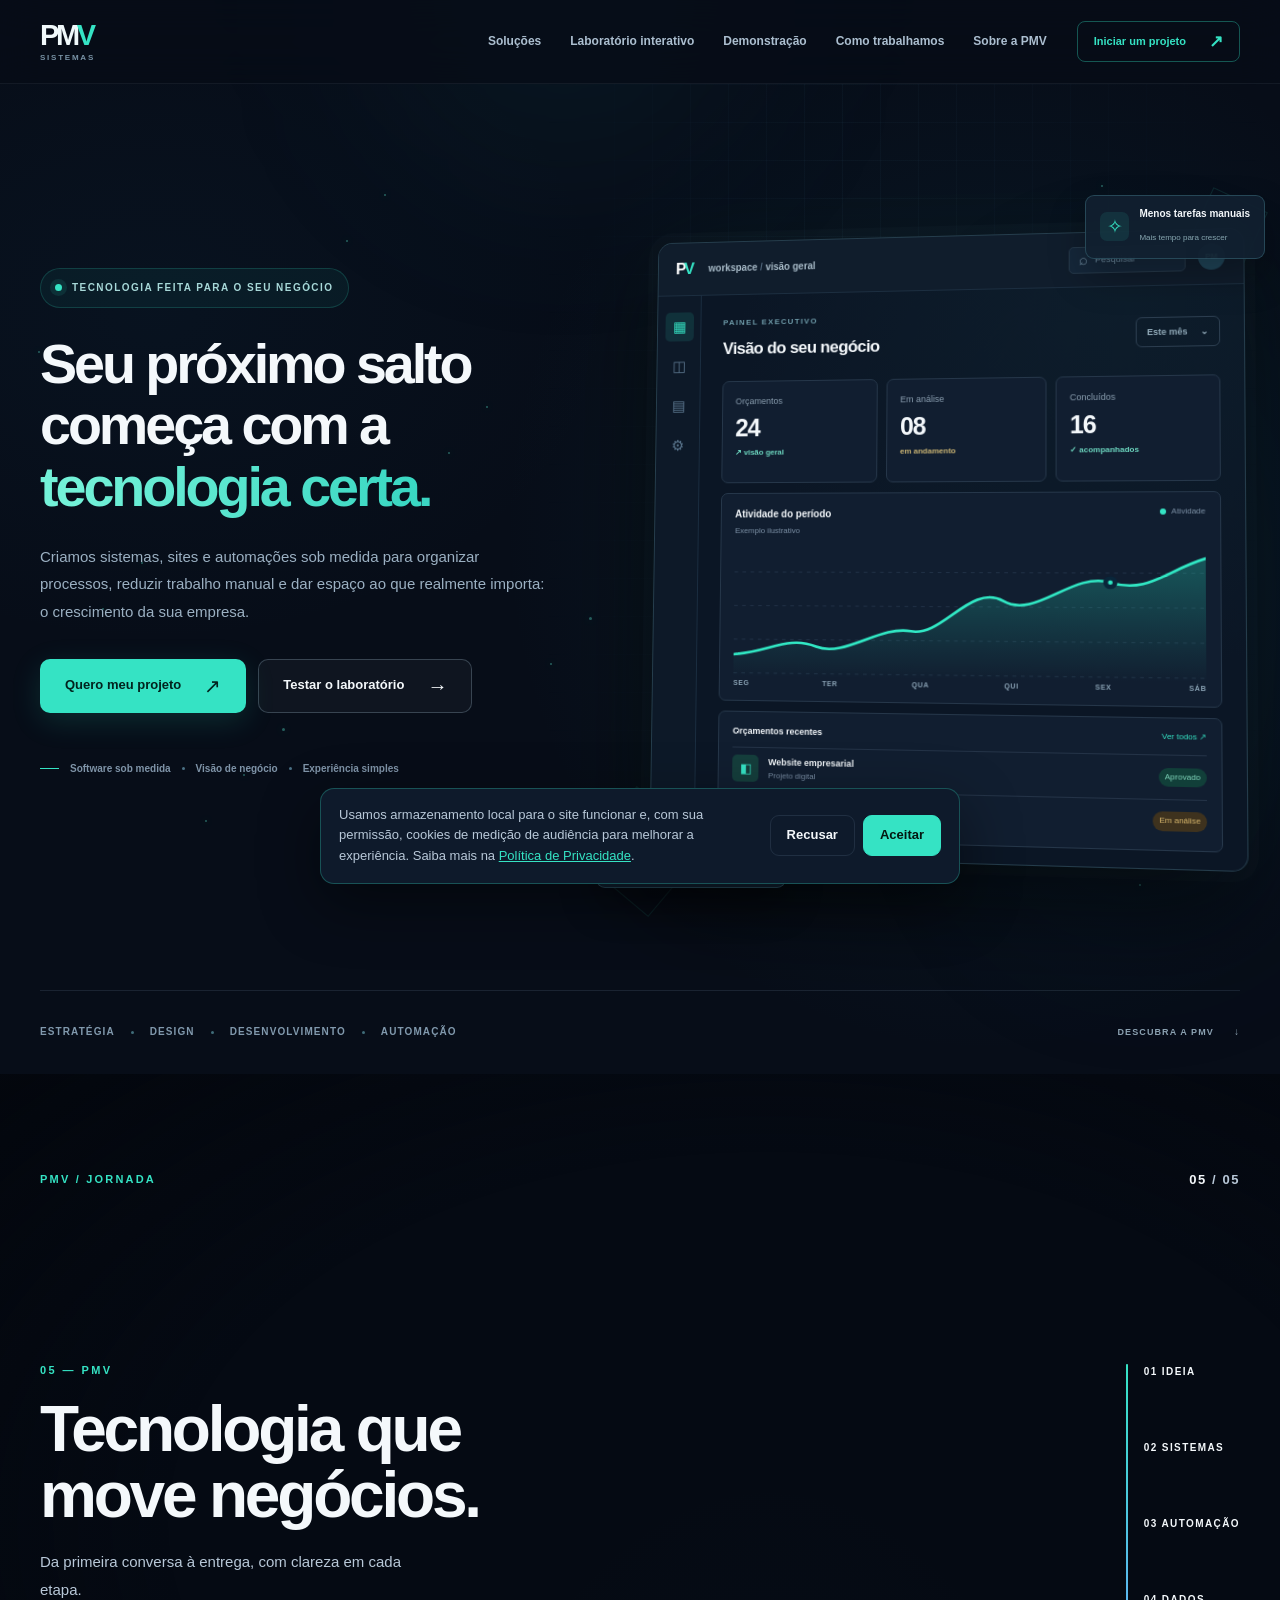
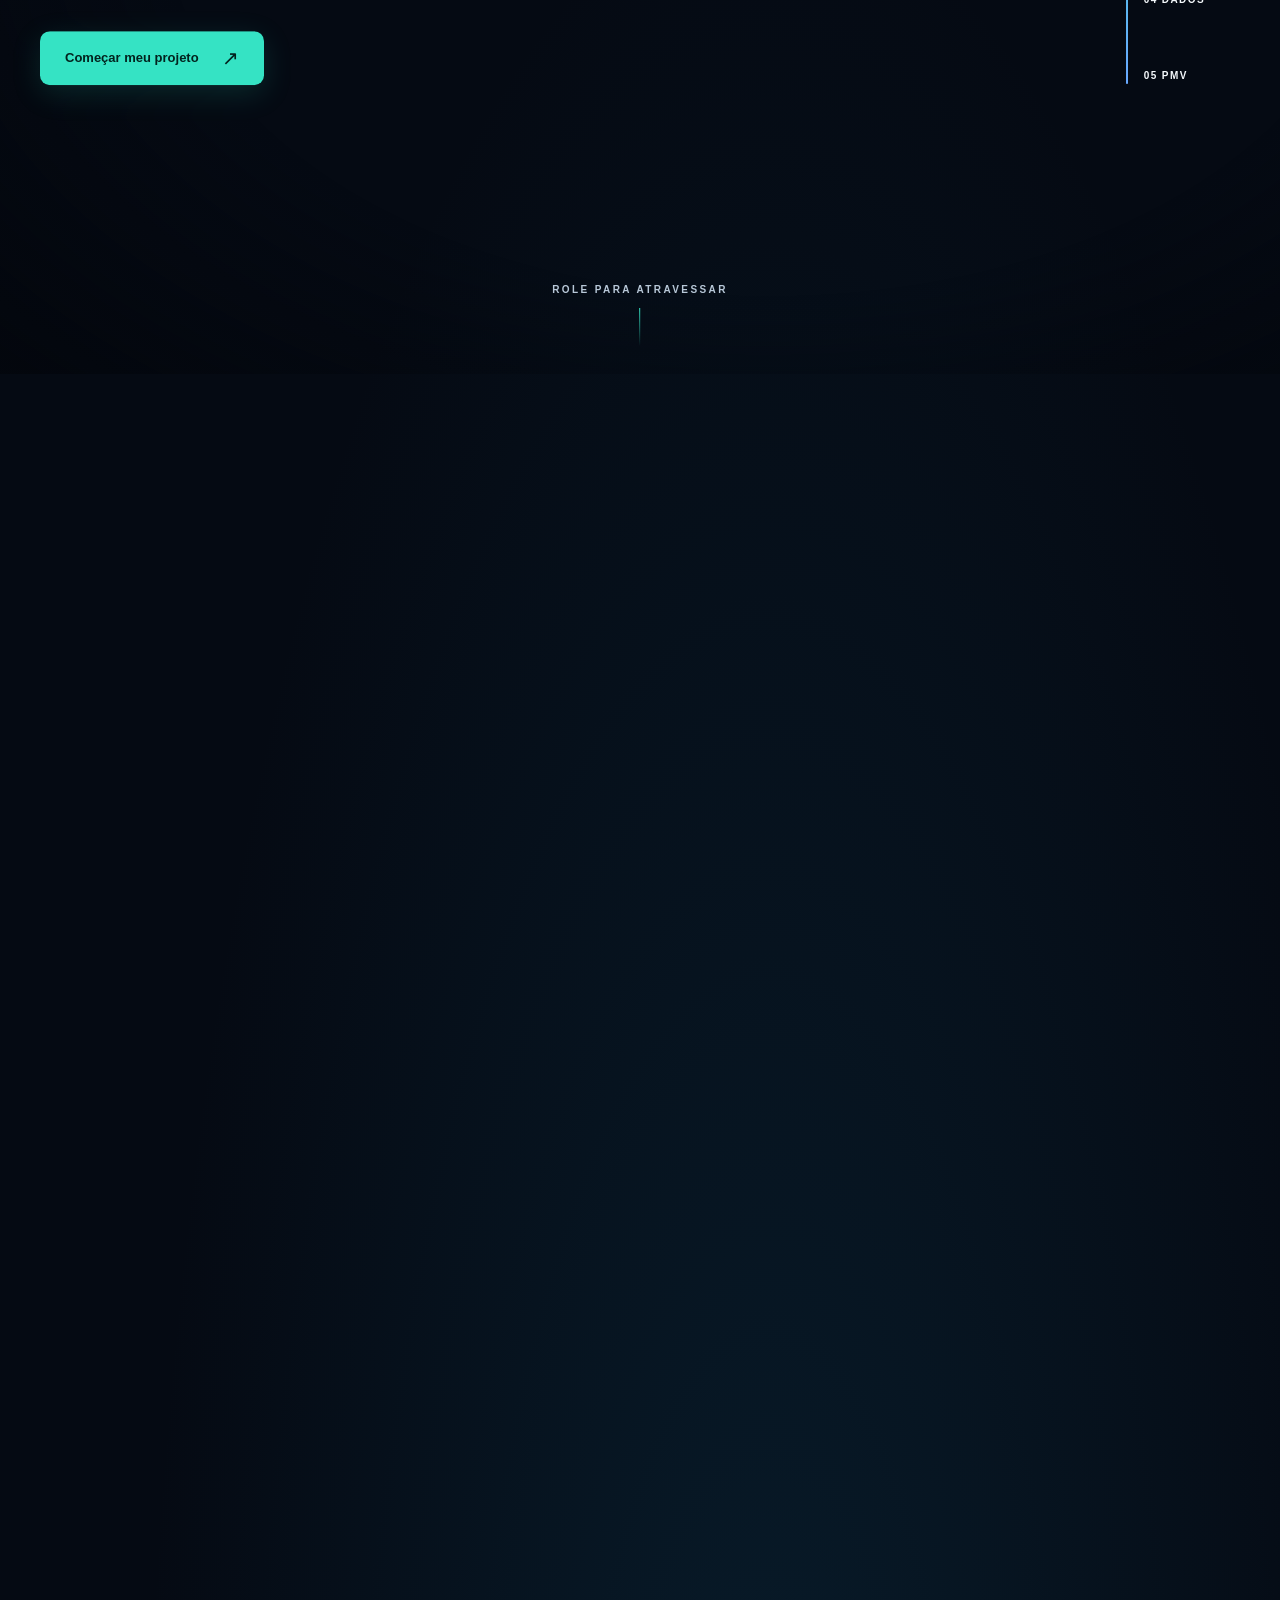
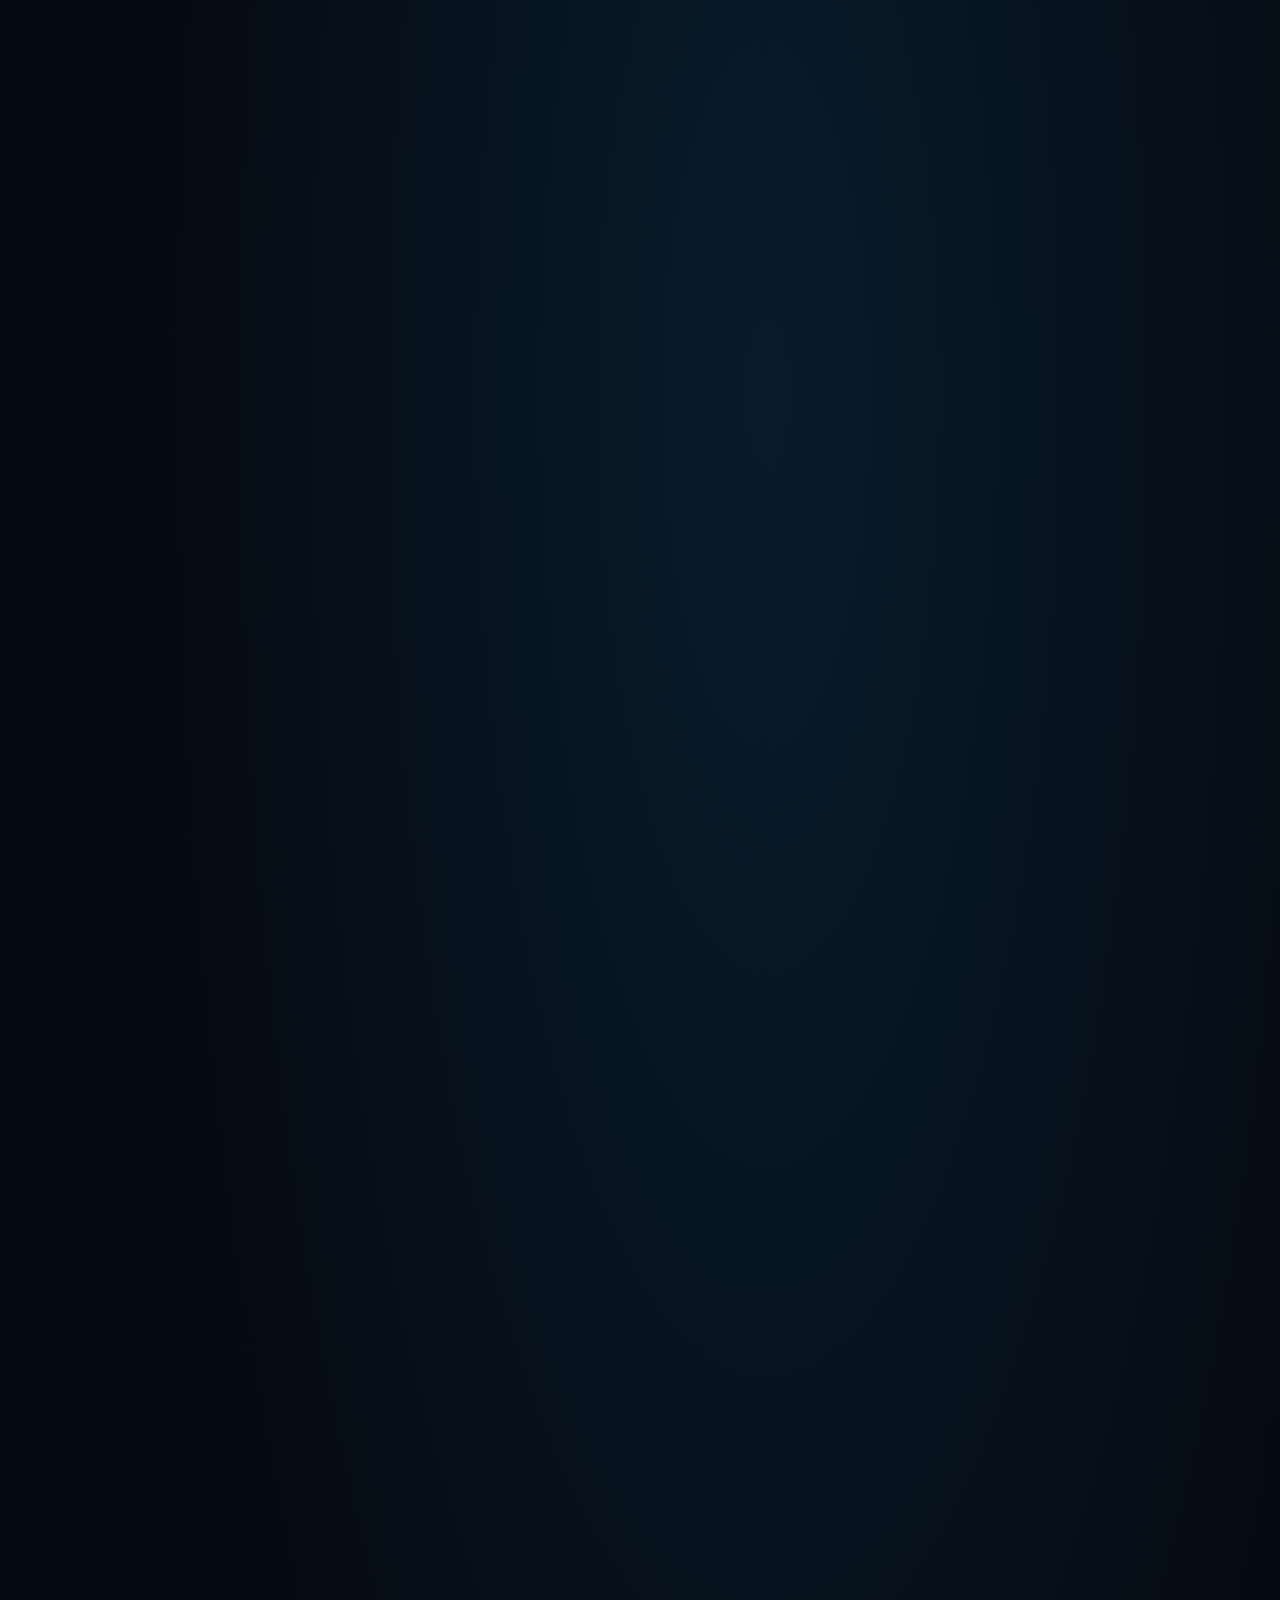
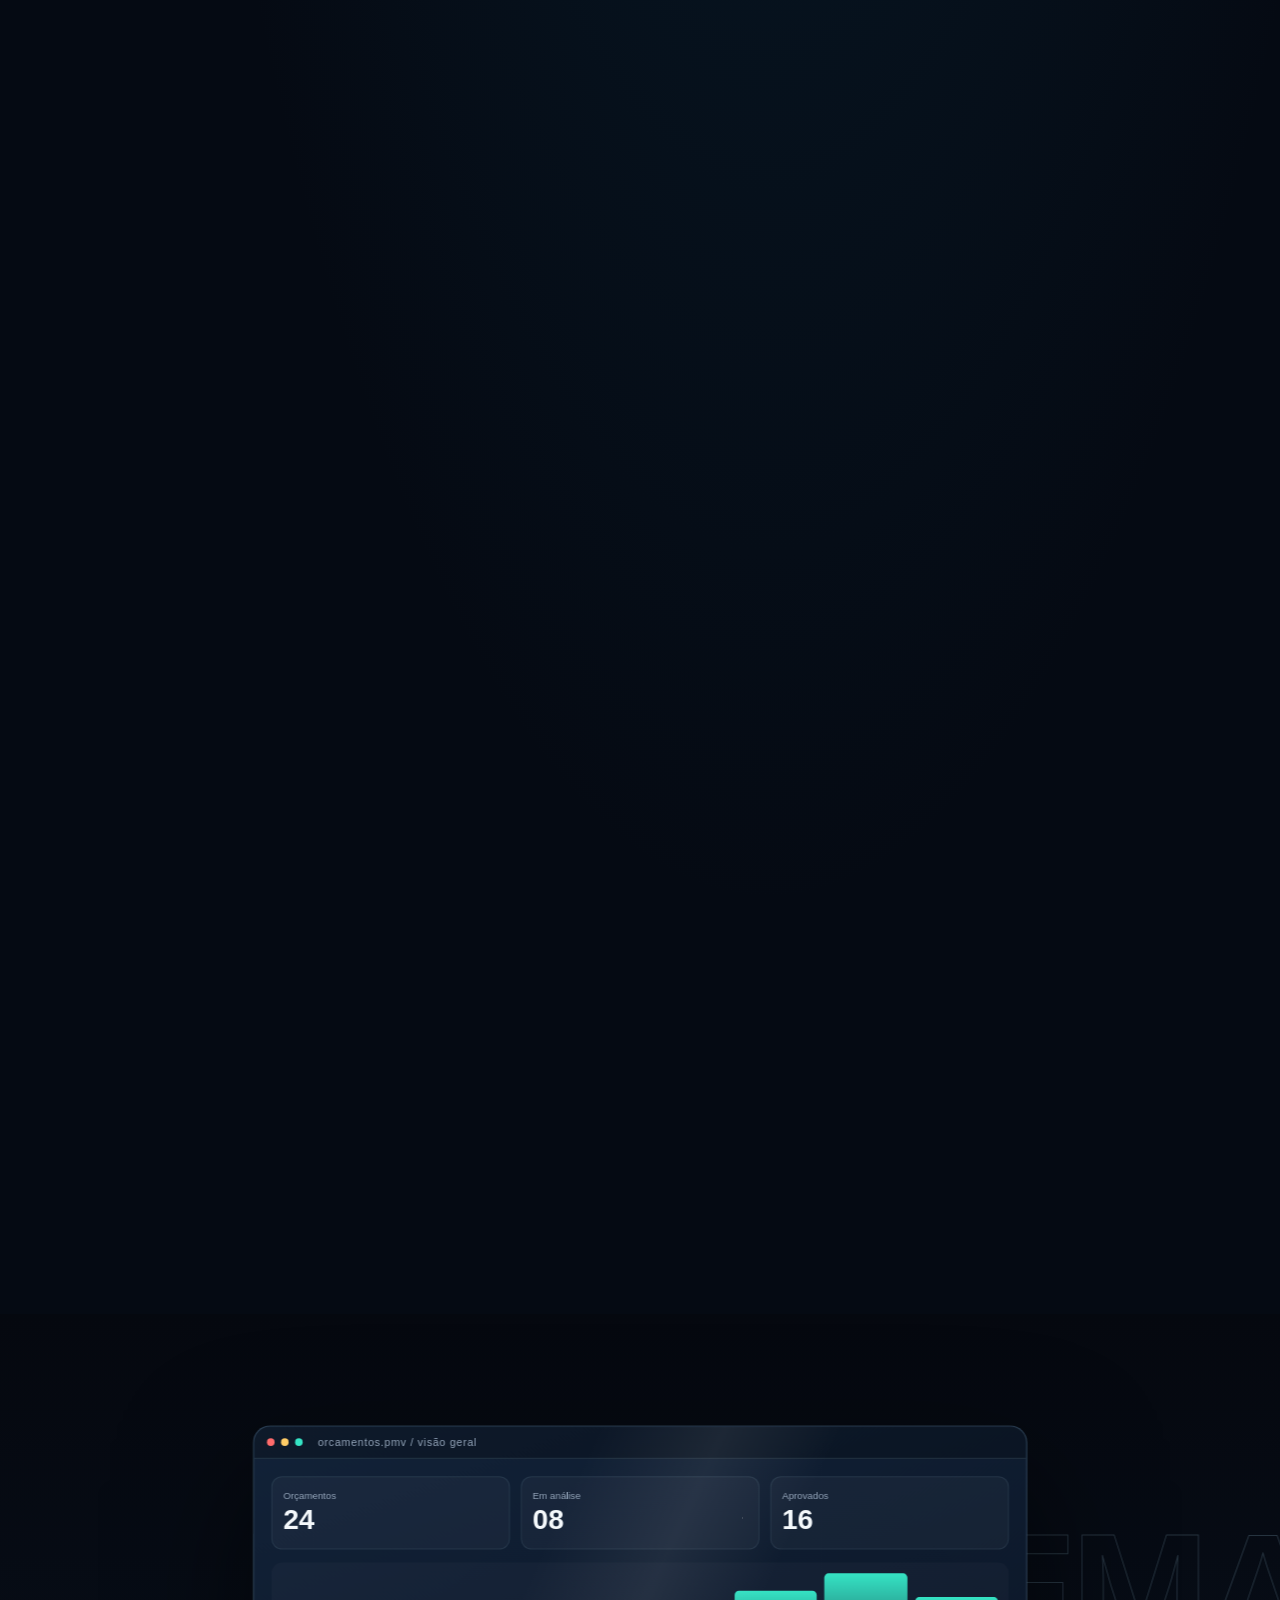
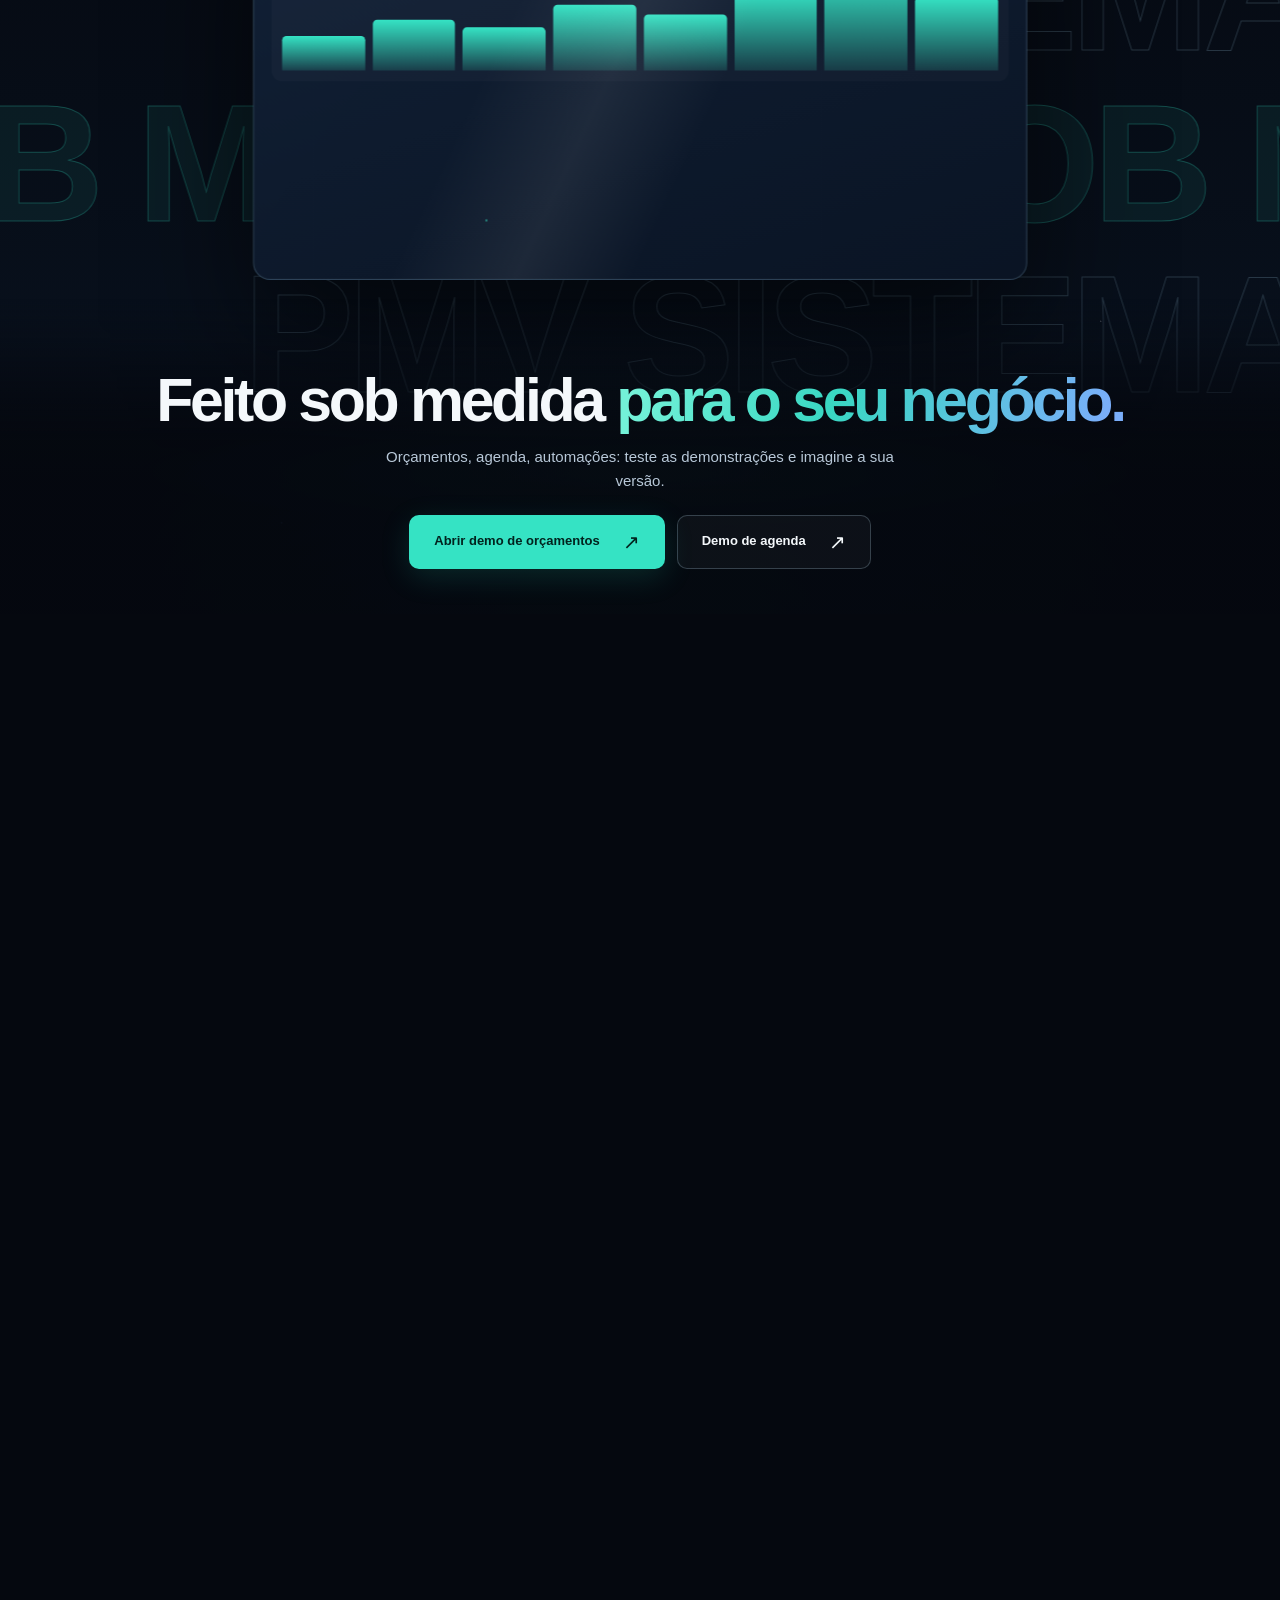
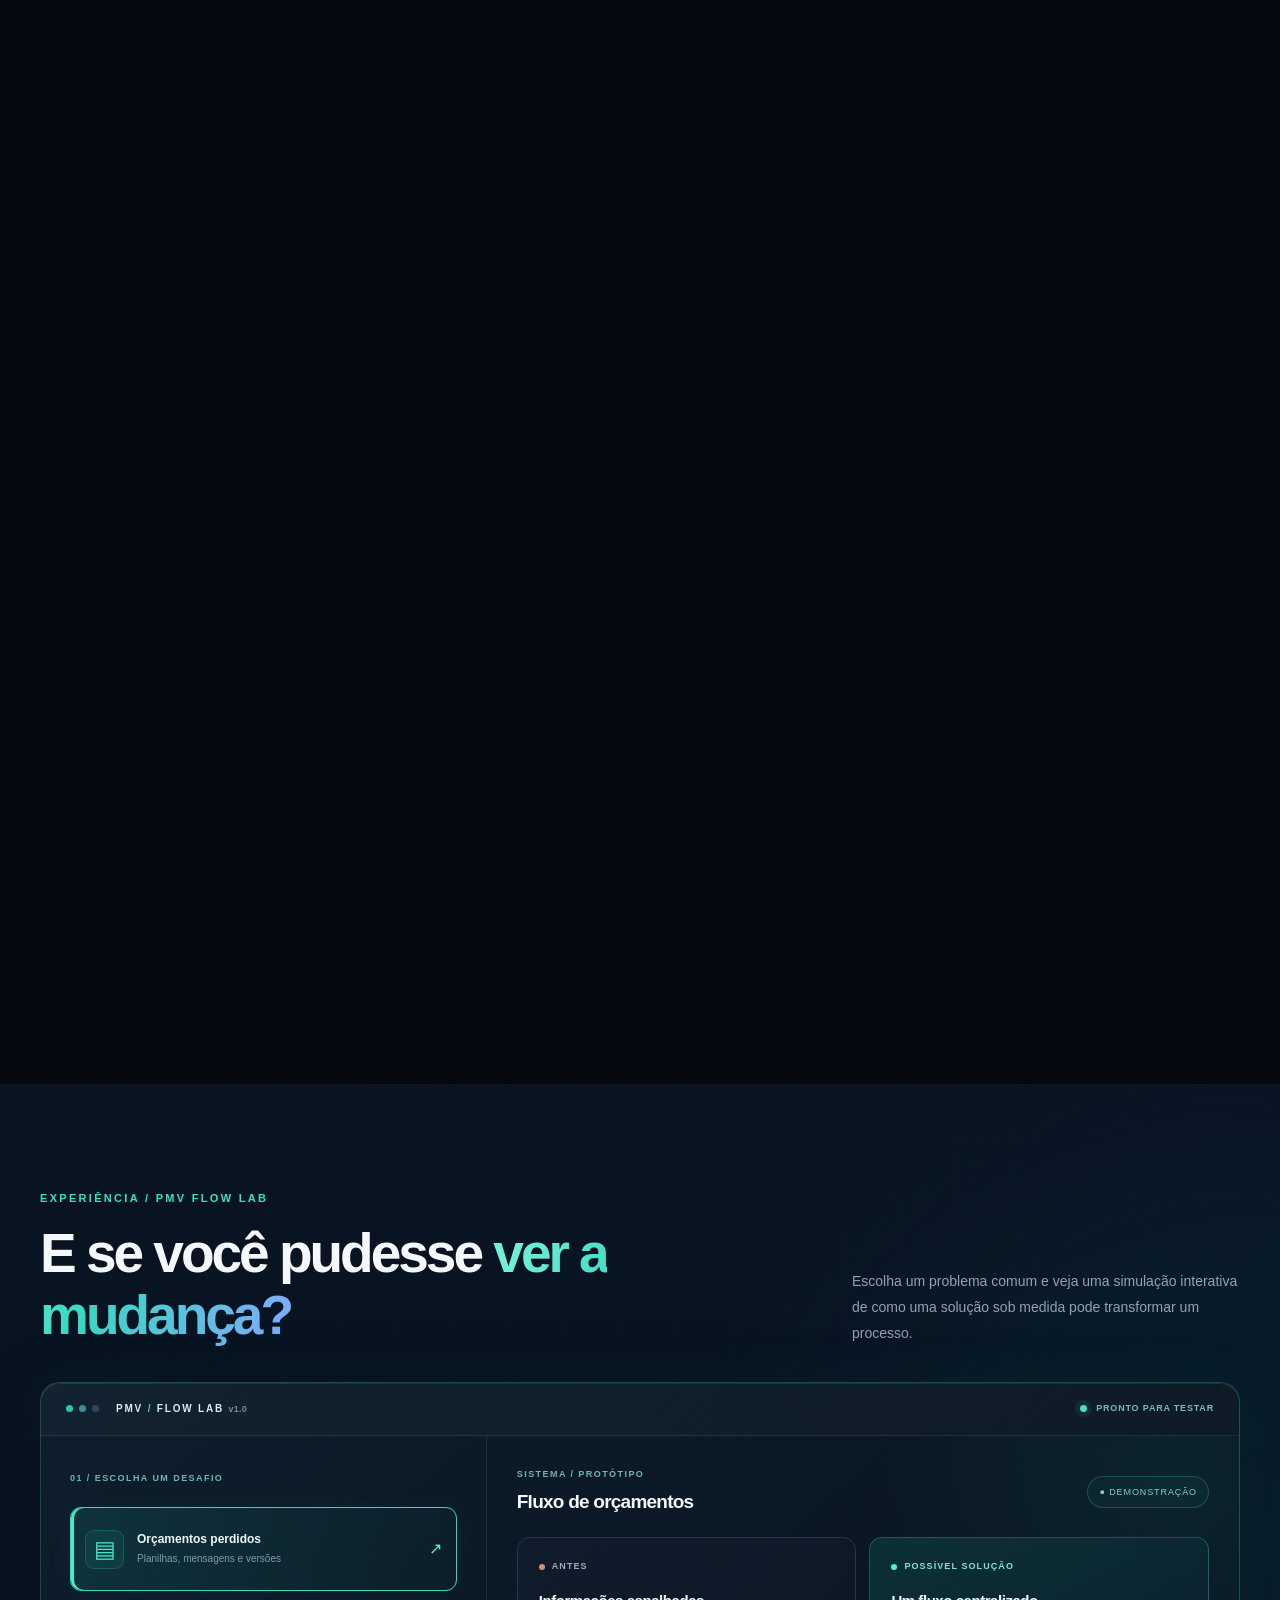
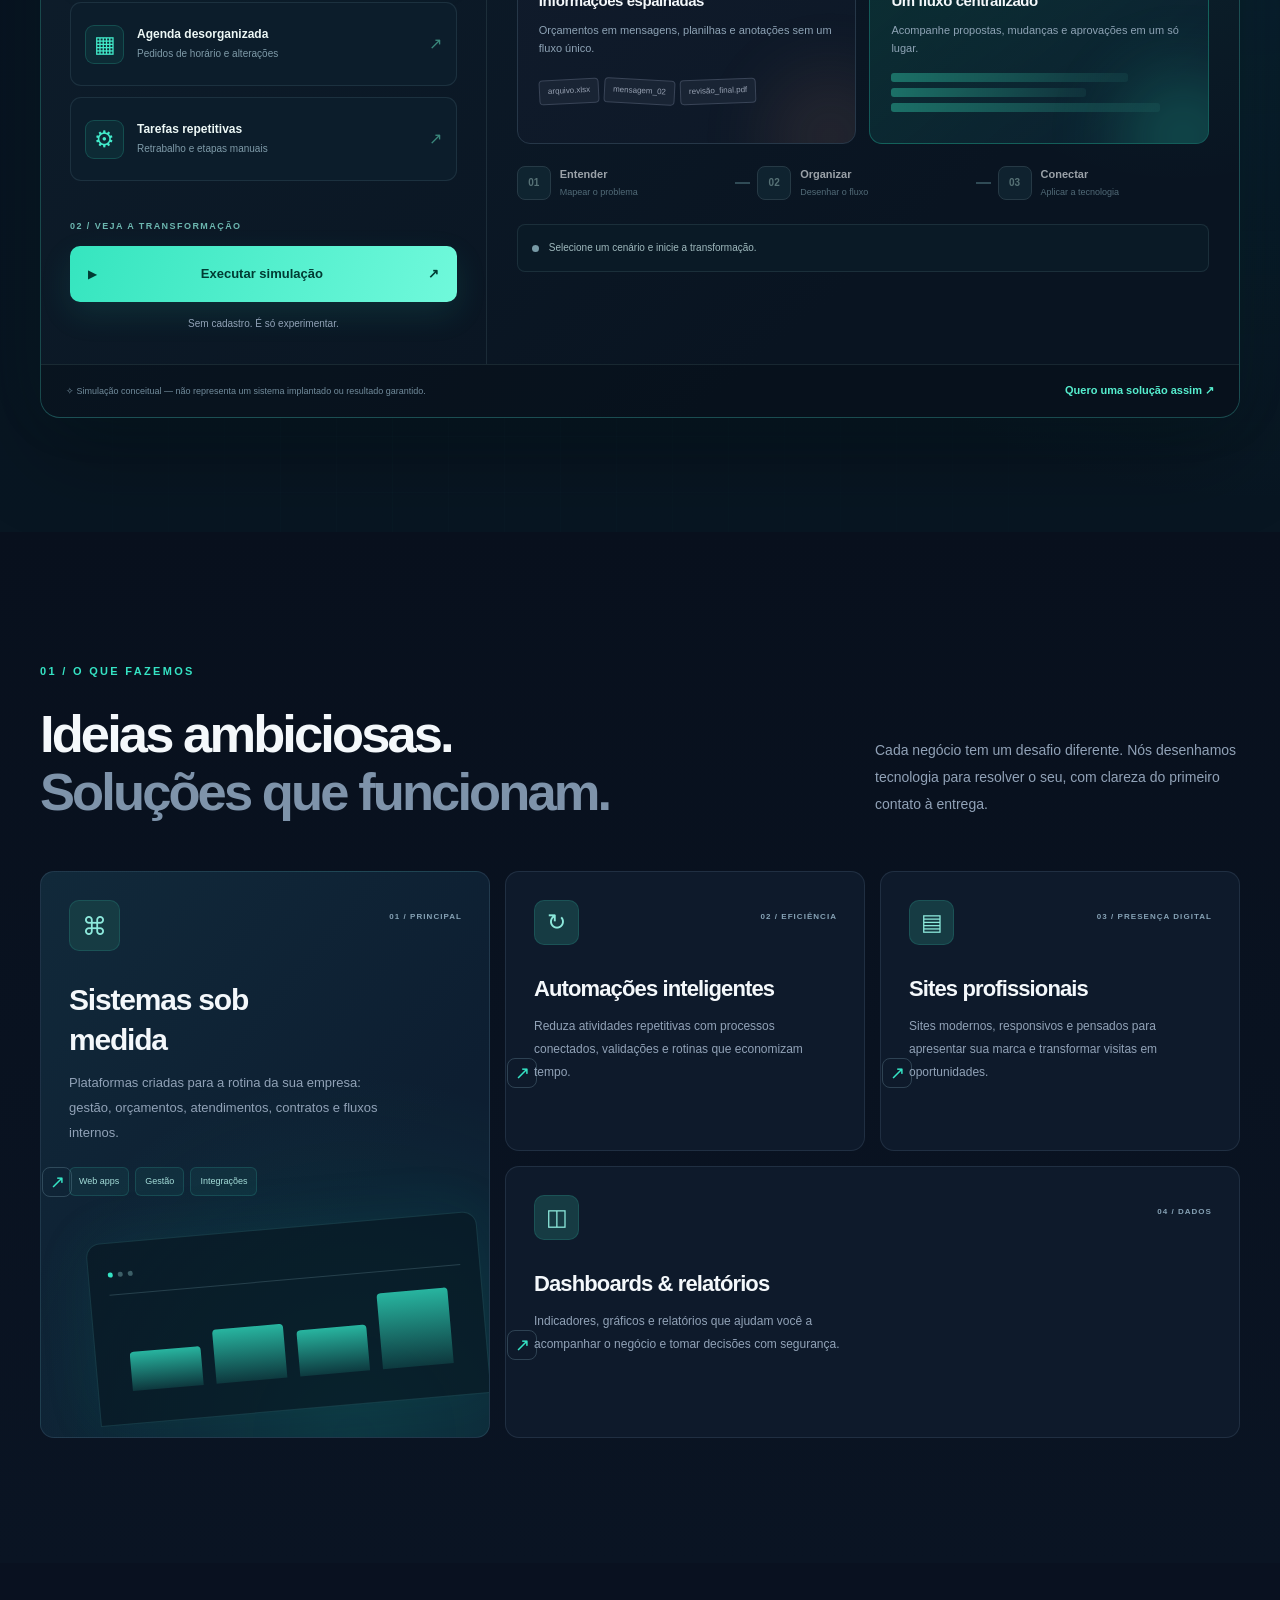
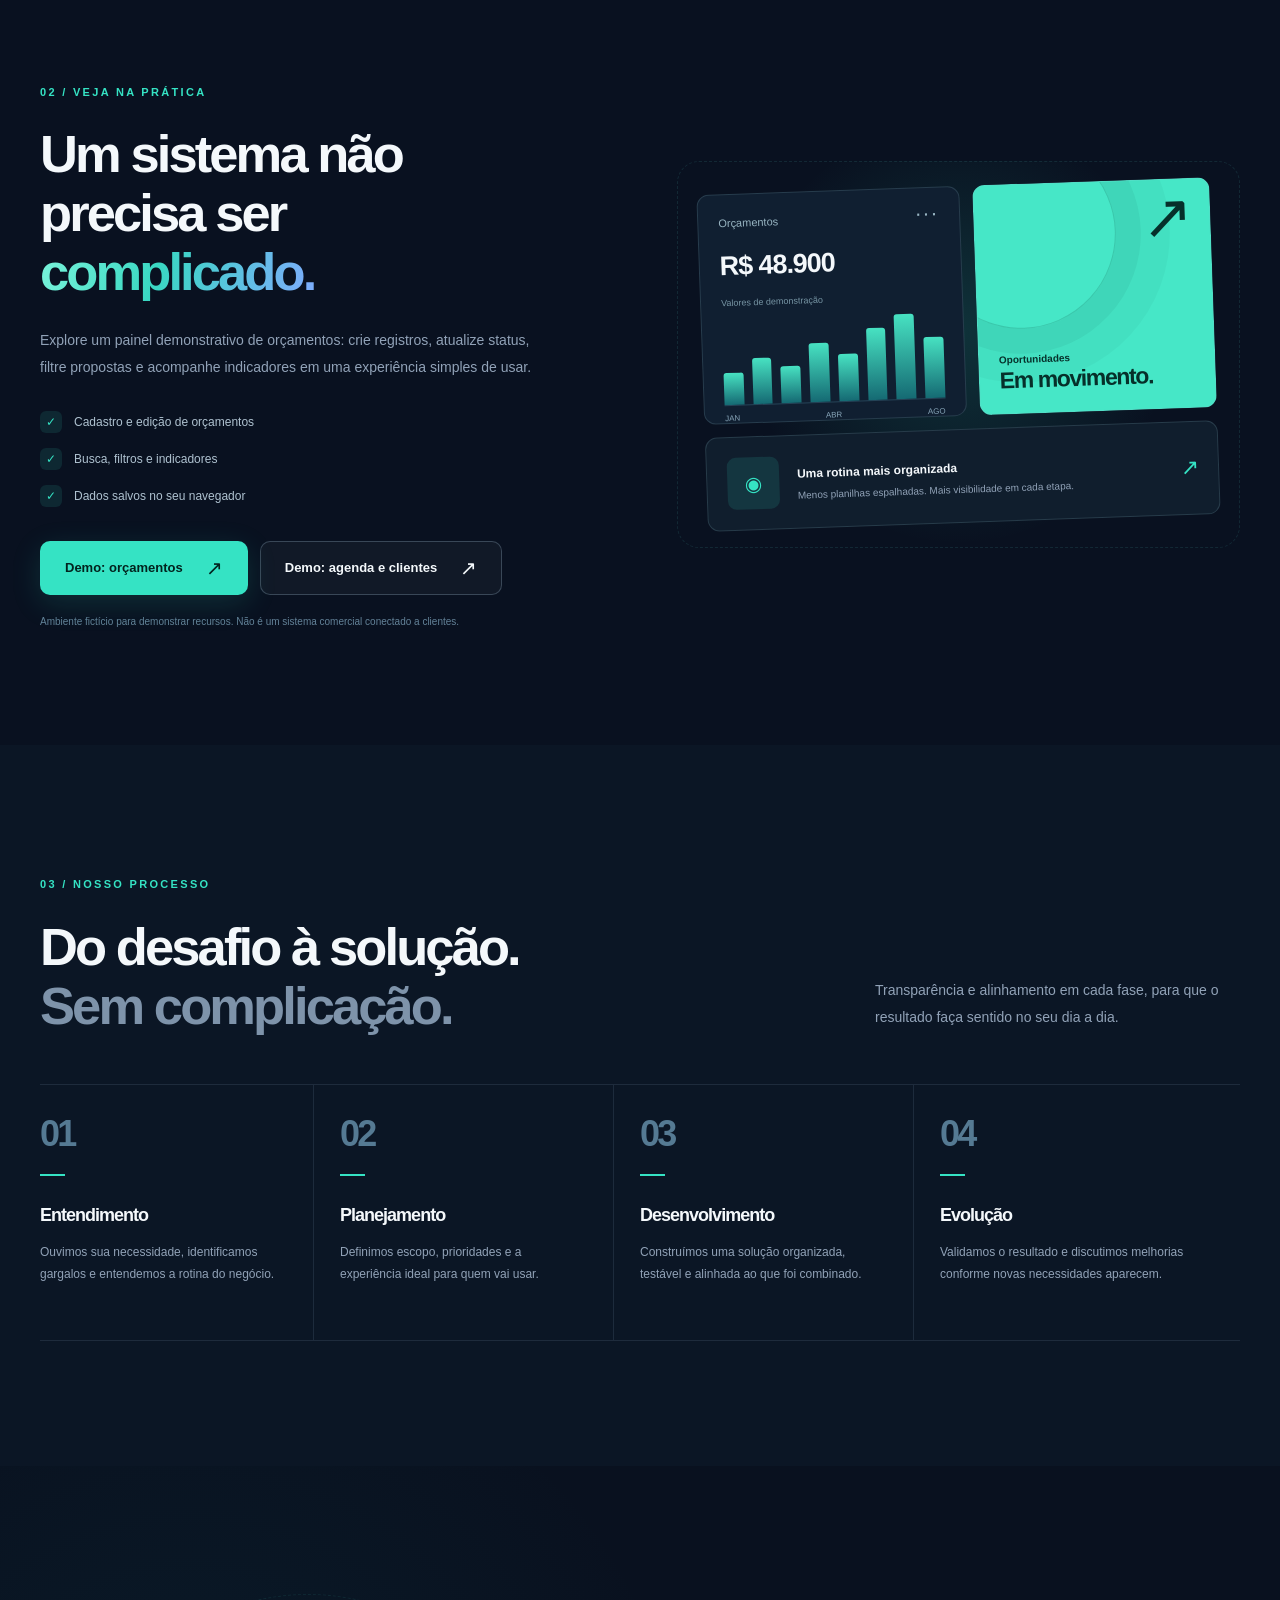
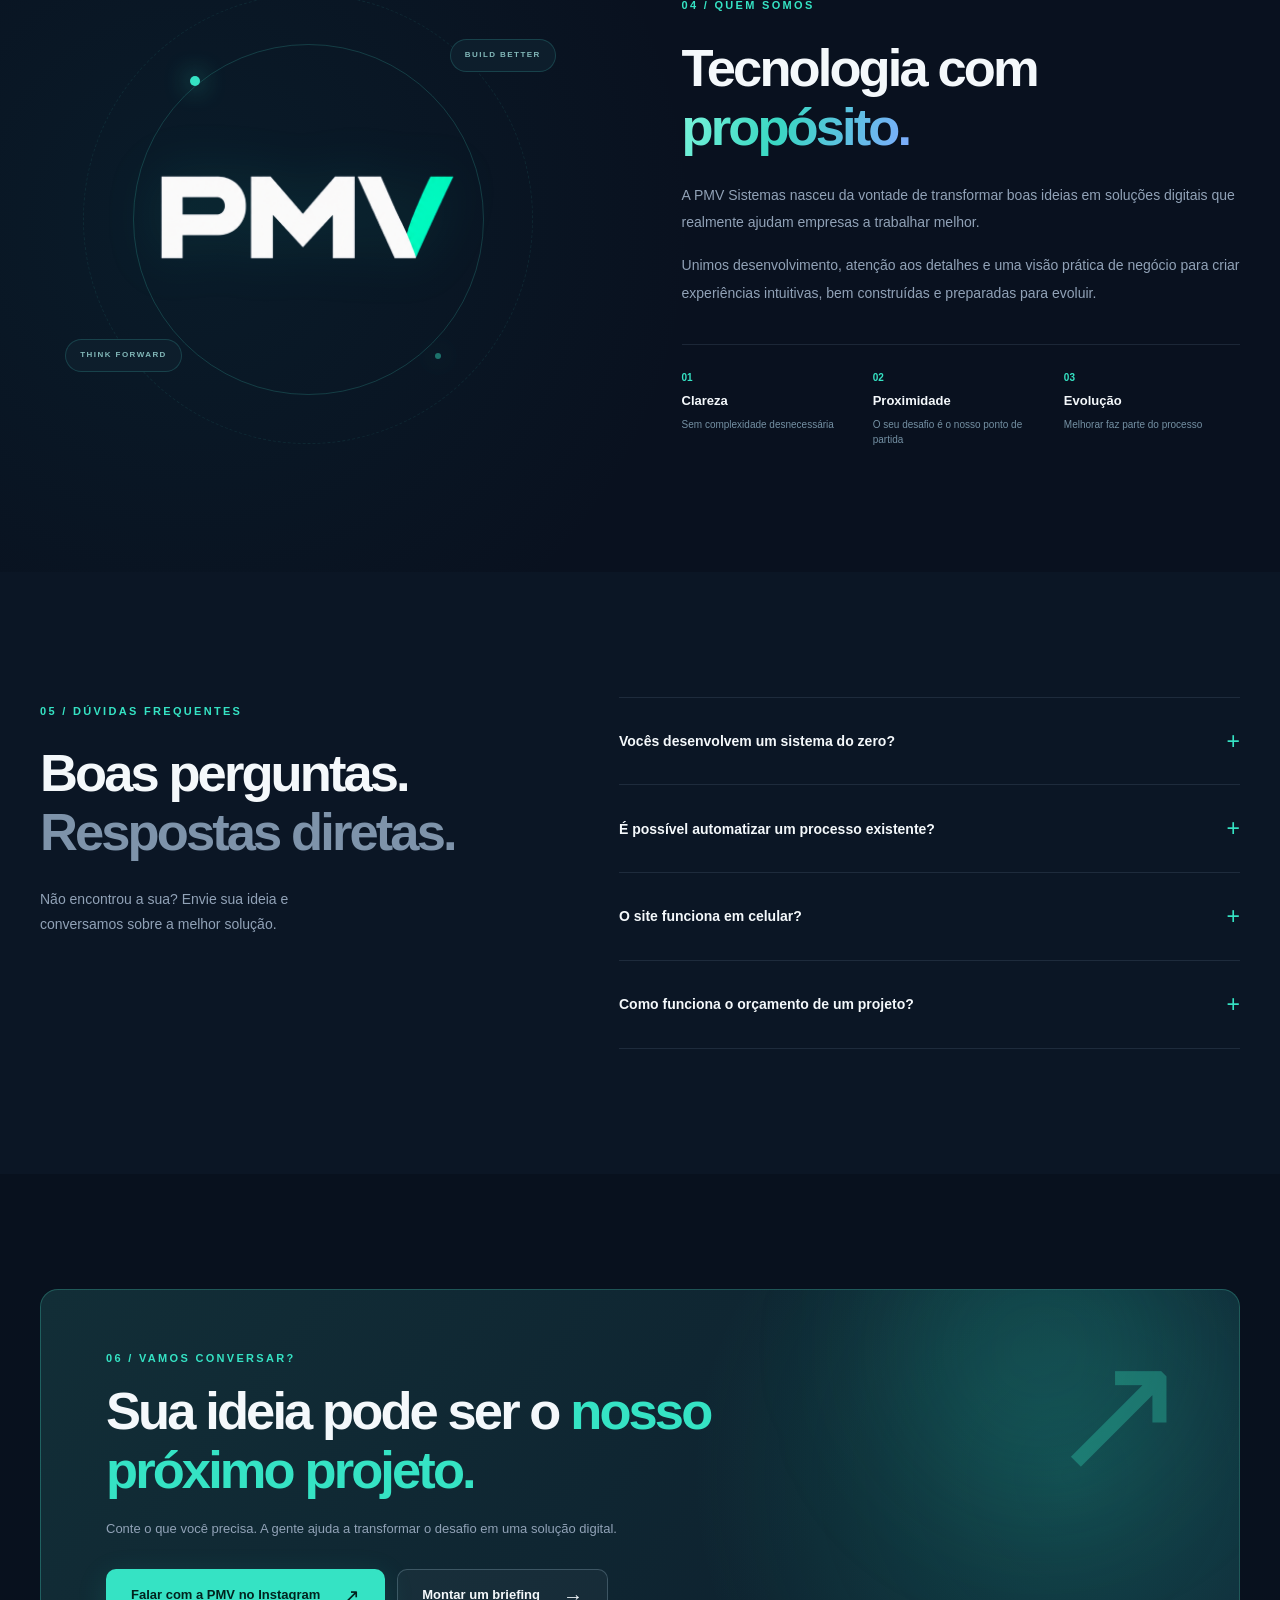
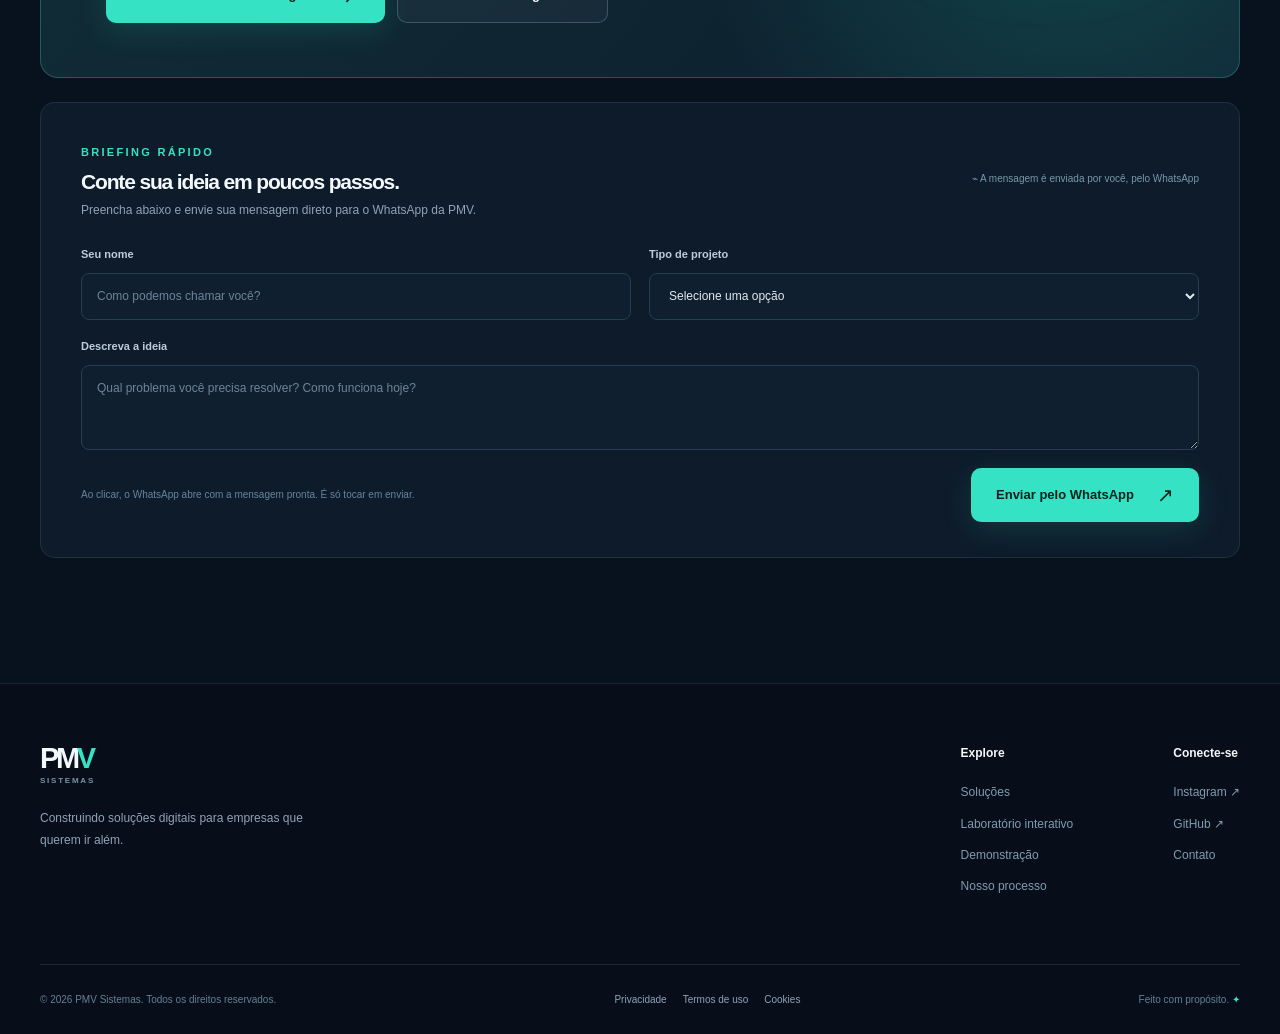
<file: index.html>
<!doctype html>
<html lang="pt-BR">
<head>
<meta charset="utf-8"><meta name="viewport" content="width=device-width,initial-scale=1">
<meta name="theme-color" content="#070d18"><meta name="description" content="PMV Sistemas: softwares personalizados, automações, dashboards e sites profissionais para impulsionar seu negócio. Conheça nossas soluções digitais.">
<meta property="og:type" content="website"><meta property="og:title" content="PMV Sistemas | Tecnologia que move negócios"><meta property="og:description" content="Transformamos processos em soluções digitais práticas. Conheça a PMV e explore uma demonstração de sistema de orçamentos.">
<title>PMV Sistemas | Soluções digitais sob medida</title>
<link rel="canonical" href="https://pmv-tech.github.io/Website-about-us/"><meta property="og:site_name" content="PMV Sistemas"><meta property="og:locale" content="pt_BR"><meta property="og:url" content="https://pmv-tech.github.io/Website-about-us/"><meta property="og:image" content="https://pmv-tech.github.io/Website-about-us/assets/og-image.jpg"><meta property="og:image:width" content="1200"><meta property="og:image:height" content="630"><meta property="og:image:alt" content="PMV Sistemas — Tecnologia que move negócios"><meta name="twitter:card" content="summary_large_image">
<link rel="icon" href="assets/favicon.svg" type="image/svg+xml"><link rel="apple-touch-icon" href="assets/apple-touch-icon.png"><link rel="stylesheet" href="styles.css"><link rel="stylesheet" href="experience.css"><link rel="stylesheet" href="cinema.css"><script src="main.js" defer></script><script src="experience.js" defer></script><script src="cinema.js" defer></script><script src="consent.js" defer></script>
</head>
<body>
<a class="skip-link" href="#conteudo">Ir para o conteúdo</a><div class="scroll-progress" aria-hidden="true"></div>
<div class="ambient ambient-a" aria-hidden="true"></div><div class="ambient ambient-b" aria-hidden="true"></div>
<header class="site-header" id="inicio"><div class="container header-inner">
<a class="brand" href="index.html" aria-label="PMV Sistemas - página inicial"><span class="brand-letter">PM<span>V</span></span><span class="brand-caption">SISTEMAS</span></a>
<button class="menu-toggle" id="menu-toggle" aria-label="Abrir menu" aria-expanded="false" aria-controls="primary-nav"><span></span><span></span><span></span></button>
<nav id="primary-nav" class="primary-nav" aria-label="Navegação principal"><a href="#solucoes">Soluções</a><a href="#laboratorio">Laboratório interativo</a><a href="#demonstracao">Demonstração</a><a href="#processo">Como trabalhamos</a><a href="#sobre">Sobre a PMV</a><a href="#contato" class="nav-mobile-contact">Conversar sobre projeto</a></nav>
<a class="header-cta" href="#contato">Iniciar um projeto <span aria-hidden="true">↗</span></a>
</div></header>
<main id="conteudo">
<section class="hero section"><div class="hero-stars" aria-hidden="true"></div><div class="hero-spotlight" aria-hidden="true"></div><div class="container hero-layout">
<div class="hero-copy reveal"><p class="eyebrow"><span class="pulse"></span> TECNOLOGIA FEITA PARA O SEU NEGÓCIO</p>
<h1>Seu próximo salto começa com a <span class="gradient-text">tecnologia certa.</span></h1>
<p class="hero-description">Criamos sistemas, sites e automações sob medida para organizar processos, reduzir trabalho manual e dar espaço ao que realmente importa: o crescimento da sua empresa.</p>
<div class="hero-actions"><a href="#contato" class="btn btn-primary">Quero meu projeto <span aria-hidden="true">↗</span></a><a href="#laboratorio" class="btn btn-outline">Testar o laboratório <span aria-hidden="true">→</span></a></div>
<div class="hero-proof"><span class="hero-proof-line"></span><span>Software sob medida</span><span class="dot-divider"></span><span>Visão de negócio</span><span class="dot-divider"></span><span>Experiência simples</span></div>
</div>
<div class="hero-visual reveal" data-delay="120"><div class="floating-square floating-square-a"></div><div class="floating-square floating-square-b"></div>
<div class="product-shell" role="img" aria-label="Prévia ilustrativa de um painel de gestão com gráficos, indicadores e orçamentos">
 <div class="product-top"><div class="product-brand"><span class="pmv-mini">P<span>V</span></span><span>workspace<span class="muted-slash"> / </span>visão geral</span></div><div class="product-controls"><span class="mini-search">⌕ <span>Pesquisar</span></span><span class="mini-avatar">PM</span></div></div>
 <div class="product-main"><div class="product-side"><div class="side-icon active" aria-hidden="true">▦</div><div class="side-icon" aria-hidden="true">◫</div><div class="side-icon" aria-hidden="true">▤</div><div class="side-icon" aria-hidden="true">⚙</div></div>
 <div class="product-body"><div class="product-heading"><div><small>PAINEL EXECUTIVO</small><strong>Visão do seu negócio</strong></div><span class="product-period">Este mês <b>⌄</b></span></div>
 <div class="mini-metrics"><div class="mini-metric"><small>Orçamentos</small><strong>24</strong><span class="mini-positive">↗ visão geral</span></div><div class="mini-metric"><small>Em análise</small><strong>08</strong><span class="mini-neutral">em andamento</span></div><div class="mini-metric"><small>Concluídos</small><strong>16</strong><span class="mini-positive">✓ acompanhados</span></div></div>
 <div class="mini-chart-card"><div class="mini-chart-title"><div><strong>Atividade do período</strong><span>Exemplo ilustrativo</span></div><span class="chart-legend"><i></i> Atividade</span></div>
 <svg class="hero-chart" viewBox="0 0 510 155" preserveAspectRatio="none" aria-hidden="true"><defs><linearGradient id="heroFill" x1="0" y1="0" x2="0" y2="1"><stop offset="0%" stop-color="#26d9bc" stop-opacity=".3"/><stop offset="100%" stop-color="#26d9bc" stop-opacity="0"/></linearGradient></defs><path d="M0 30H510M0 70H510M0 110H510M0 150H510" fill="none" stroke="#24354a" stroke-width="1" stroke-dasharray="4 5"/><path d="M0 128 C40 125 60 105 92 118 S162 92 196 99 S261 42 296 63 S370 28 410 41 S468 27 510 13 L510 155 L0 155Z" fill="url(#heroFill)"/><path d="M0 128 C40 125 60 105 92 118 S162 92 196 99 S261 42 296 63 S370 28 410 41 S468 27 510 13" fill="none" stroke="#31e9c5" stroke-width="3" stroke-linecap="round"/><circle cx="410" cy="41" r="5" fill="#31e9c5" stroke="#09263a" stroke-width="5"/></svg>
 <div class="chart-days"><span>SEG</span><span>TER</span><span>QUA</span><span>QUI</span><span>SEX</span><span>SÁB</span></div></div>
 <div class="mini-table"><div class="mini-table-head"><strong>Orçamentos recentes</strong><span>Ver todos ↗</span></div><div class="mini-row"><span class="mini-row-icon">◧</span><span class="mini-row-main">Website empresarial<small>Projeto digital</small></span><span class="status-chip green">Aprovado</span></div><div class="mini-row"><span class="mini-row-icon blue">⌘</span><span class="mini-row-main">Sistema de gestão<small>Software sob medida</small></span><span class="status-chip gold">Em análise</span></div></div>
 </div></div>
</div>
<div class="hero-float hero-float-top"><span class="float-glyph">✧</span><div><strong>Menos tarefas manuais</strong><small>Mais tempo para crescer</small></div></div><div class="hero-float hero-float-bottom"><span class="float-glyph arrow">↗</span><div><strong>Dados que fazem sentido</strong><small>Tudo em um só lugar</small></div></div>
</div>
</div><div class="container hero-bottom"><span>ESTRATÉGIA</span><i></i><span>DESIGN</span><i></i><span>DESENVOLVIMENTO</span><i></i><span>AUTOMAÇÃO</span><div class="hero-bottom-scroll"><span>DESCUBRA A PMV</span> ↓</div></div></section>


<!-- JORNADA: partículas que se transformam conforme a rolagem (cinema.js). -->
<section class="jn" id="jornada" aria-label="Jornada PMV: da ideia ao sistema">
 <div class="jn-sticky">
  <canvas class="jn-canvas" aria-hidden="true"></canvas><div class="jn-vignette" aria-hidden="true"></div>
  <div class="jn-top" aria-hidden="true"><div class="container"><span class="jn-label">PMV / JORNADA</span><span class="jn-counter"><span class="jn-counter-current">01</span> / 05</span></div></div>
  <div class="jn-chapters">
   <article class="jn-chapter is-active"><span class="jn-kicker">01 — IDEIA</span><h2>Tudo começa com uma ideia.</h2><p>Ainda sem forma, mas cheia de potencial. A gente escuta, entende o seu negócio e enxerga o que ela pode virar.</p></article>
   <article class="jn-chapter"><span class="jn-kicker">02 — SISTEMAS</span><h2>Ela ganha forma de sistema.</h2><p>Telas, cadastros e fluxos desenhados para a rotina da sua empresa, não o contrário.</p></article>
   <article class="jn-chapter"><span class="jn-kicker">03 — AUTOMAÇÃO</span><h2>E começa a girar sozinha.</h2><p>Tarefas repetitivas viram rotinas automáticas. Menos retrabalho, mais tempo para crescer.</p></article>
   <article class="jn-chapter"><span class="jn-kicker">04 — DADOS</span><h2>Os números passam a falar.</h2><p>Dashboards e relatórios mostram o que está funcionando e onde agir.</p></article>
   <article class="jn-chapter"><span class="jn-kicker">05 — PMV</span><h2>Tecnologia que move negócios.</h2><p>Da primeira conversa à entrega, com clareza em cada etapa.</p><a href="#contato" class="btn btn-primary">Começar meu projeto <span aria-hidden="true">↗</span></a></article>
  </div>
  <div class="jn-rail" aria-hidden="true"><div class="jn-progress"><div class="jn-progress-fill"></div></div><ol class="jn-ticks"><li class="jn-tick is-done">01 IDEIA</li><li class="jn-tick">02 SISTEMAS</li><li class="jn-tick">03 AUTOMAÇÃO</li><li class="jn-tick">04 DADOS</li><li class="jn-tick">05 PMV</li></ol></div>
  <div class="jn-hint" aria-hidden="true">ROLE PARA ATRAVESSAR<i></i></div>
 </div>
</section>

<!-- VITRINE: palco com holofote, zoom de câmera e texto gigante em parallax (cinema.js). -->
<section class="vt" id="vitrine" aria-label="Vitrine de sistemas PMV">
 <div class="vt-sticky">
  <div class="vt-spot" aria-hidden="true"></div>
  <div class="vt-marquee" aria-hidden="true"><div class="vt-marquee-row">PMV SISTEMAS · PMV SISTEMAS · PMV SISTEMAS ·</div><div class="vt-marquee-row">SOB MEDIDA · SOB MEDIDA · SOB MEDIDA ·</div><div class="vt-marquee-row">PMV SISTEMAS · PMV SISTEMAS · PMV SISTEMAS ·</div></div>
  <div class="vt-floor" aria-hidden="true"></div>
  <div class="vt-stage" aria-hidden="true">
   <div class="vt-card vt-card-left"><div class="vt-bar"><i></i><i></i><i></i><span>agenda.pmv</span></div><div class="vt-body"><div class="vt-slots"><div><span>09:00 · Corte + barba</span><span>Rafael</span></div><div><span>10:30 · Avaliação</span><span>Marina</span></div><div><span>14:00 · Retorno</span><span>Paulo</span></div><div><span>16:30 · Consulta</span><span>Júlia</span></div></div></div></div>
   <div class="vt-card vt-card-right"><div class="vt-bar"><i></i><i></i><i></i><span>flow-lab.pmv</span></div><div class="vt-body"><div class="vt-flow"><span>Pedido</span><em>→</em><span>Validação</span><em>→</em><span>Aprovado</span></div><div class="vt-slots"><div><span>Rotina diária</span><span>✓ automática</span></div></div></div></div>
   <div class="vt-card vt-card-center"><div class="vt-bar"><i></i><i></i><i></i><span>orcamentos.pmv / visão geral</span></div><div class="vt-body"><div class="vt-stats"><div><small>Orçamentos</small><b>24</b></div><div><small>Em análise</small><b>08</b></div><div><small>Aprovados</small><b>16</b></div></div><div class="vt-bars"><i style="height:35%"></i><i style="height:52%"></i><i style="height:44%"></i><i style="height:68%"></i><i style="height:58%"></i><i style="height:82%"></i><i style="height:100%"></i><i style="height:76%"></i></div></div></div>
  </div>
  <div class="vt-dust" aria-hidden="true"></div>
  <div class="vt-caption vt-caption-a is-on"><span class="overline">VITRINE / EXEMPLOS</span><h2>Três sistemas.<br>Um só jeito de trabalhar.</h2></div>
  <div class="vt-caption vt-caption-b"><h2>Feito sob medida <span class="gradient-text">para o seu negócio.</span></h2><p>Orçamentos, agenda, automações: teste as demonstrações e imagine a sua versão.</p><div class="vt-actions"><a href="demonstracao.html" class="btn btn-primary">Abrir demo de orçamentos <span aria-hidden="true">↗</span></a><a href="agenda.html" class="btn btn-outline">Demo de agenda <span aria-hidden="true">↗</span></a></div></div>
 </div>
</section>
<!-- EXPERIÊNCIA INTERATIVA: cenários ilustrativos, sem dados ou integração de clientes. -->
<section class="section lab-section" id="laboratorio" aria-labelledby="lab-title">
 <div class="container">
  <div class="lab-heading reveal">
   <div><p class="overline">EXPERIÊNCIA / PMV FLOW LAB</p><h2 id="lab-title">E se você pudesse <span class="gradient-text">ver a mudança?</span></h2></div>
   <p>Escolha um problema comum e veja uma simulação interativa de como uma solução sob medida pode transformar um processo.</p>
  </div>
  <div class="lab-frame reveal">
   <div class="lab-toolbar"><div class="lab-window-dots" aria-hidden="true"><i></i><i></i><i></i></div><span class="lab-toolbar-name">PMV <b>/</b> FLOW LAB <span class="lab-version">v1.0</span></span><span class="lab-status"><i></i><span id="lab-status">PRONTO PARA TESTAR</span></span></div>
   <div class="lab-layout">
    <div class="lab-control">
     <p class="lab-small-label">01 / ESCOLHA UM DESAFIO</p>
     <div class="lab-options" role="group" aria-label="Escolha o cenário da simulação">
      <button type="button" class="lab-option is-selected" data-lab-scenario="orcamentos" aria-pressed="true"><span class="lab-option-icon" aria-hidden="true">▤</span><span><strong>Orçamentos perdidos</strong><small>Planilhas, mensagens e versões</small></span><span class="lab-option-arrow" aria-hidden="true">↗</span></button>
      <button type="button" class="lab-option" data-lab-scenario="agenda" aria-pressed="false"><span class="lab-option-icon" aria-hidden="true">▦</span><span><strong>Agenda desorganizada</strong><small>Pedidos de horário e alterações</small></span><span class="lab-option-arrow" aria-hidden="true">↗</span></button>
      <button type="button" class="lab-option" data-lab-scenario="rotinas" aria-pressed="false"><span class="lab-option-icon" aria-hidden="true">⚙</span><span><strong>Tarefas repetitivas</strong><small>Retrabalho e etapas manuais</small></span><span class="lab-option-arrow" aria-hidden="true">↗</span></button>
     </div>
     <div class="lab-control-bottom"><span class="lab-small-label">02 / VEJA A TRANSFORMAÇÃO</span><button type="button" id="lab-run" class="lab-run"><span class="lab-play" aria-hidden="true">▶</span><span id="lab-run-label">Executar simulação</span><span aria-hidden="true">↗</span></button><p class="lab-hint">Sem cadastro. É só experimentar.</p></div>
    </div>
    <div class="lab-stage" aria-label="Visualização da transformação"><div class="lab-burst" aria-hidden="true"></div>
     <div class="lab-stage-heading"><div><span class="lab-small-label">SISTEMA / PROTÓTIPO</span><strong id="lab-scenario-title">Fluxo de orçamentos</strong></div><span class="lab-simulation-tag">● DEMONSTRAÇÃO</span></div>
     <div class="lab-comparison"><div class="lab-before"><span class="lab-pane-label"><i></i> ANTES</span><div id="lab-before-title" class="lab-pane-title">Informações espalhadas</div><p id="lab-before-text">Orçamentos em mensagens, planilhas e anotações sem um fluxo único.</p><div class="lab-scattered" aria-hidden="true"><span>arquivo.xlsx</span><span>mensagem_02</span><span>revisão_final.pdf</span></div></div><div class="lab-after"><span class="lab-pane-label"><i></i> POSSÍVEL SOLUÇÃO</span><div id="lab-after-title" class="lab-pane-title">Um fluxo centralizado</div><p id="lab-after-text">Acompanhe propostas, mudanças e aprovações em um só lugar.</p><div class="lab-mini-ui" aria-hidden="true"><span class="lab-mini-line"></span><span class="lab-mini-line"></span><span class="lab-mini-line"></span></div></div></div>
     <div class="lab-pipeline" role="list" aria-label="Etapas da simulação"><div class="lab-step" data-lab-step="0" role="listitem"><span class="lab-step-symbol">01</span><div><strong>Entender</strong><small>Mapear o problema</small></div><span class="lab-step-check" aria-hidden="true">✓</span></div><div class="lab-connector" aria-hidden="true"><span></span></div><div class="lab-step" data-lab-step="1" role="listitem"><span class="lab-step-symbol">02</span><div><strong>Organizar</strong><small>Desenhar o fluxo</small></div><span class="lab-step-check" aria-hidden="true">✓</span></div><div class="lab-connector" aria-hidden="true"><span></span></div><div class="lab-step" data-lab-step="2" role="listitem"><span class="lab-step-symbol">03</span><div><strong>Conectar</strong><small>Aplicar a tecnologia</small></div><span class="lab-step-check" aria-hidden="true">✓</span></div></div>
     <div class="lab-feedback" role="status" aria-live="polite"><span class="lab-feedback-light"></span><span id="lab-feedback">Selecione um cenário e inicie a transformação.</span></div>
    </div>
   </div>
   <div class="lab-footer"><span>✧ Simulação conceitual — não representa um sistema implantado ou resultado garantido.</span><a href="#contato">Quero uma solução assim <span aria-hidden="true">↗</span></a></div>
  </div>
 </div>
</section>
<section class="section feature-section" id="solucoes"><div class="container"><div class="section-heading reveal"><div><p class="overline">01 / O QUE FAZEMOS</p><h2>Ideias ambiciosas.<br><span class="heading-muted">Soluções que funcionam.</span></h2></div><p class="section-sidecopy">Cada negócio tem um desafio diferente. Nós desenhamos tecnologia para resolver o seu, com clareza do primeiro contato à entrega.</p></div>
<div class="service-grid">
<article class="service-card service-featured reveal"><div class="service-icon icon-highlight">⌘</div><span class="service-number">01 / PRINCIPAL</span><h3>Sistemas sob medida</h3><p>Plataformas criadas para a rotina da sua empresa: gestão, orçamentos, atendimentos, contratos e fluxos internos.</p><div class="service-tags"><span>Web apps</span><span>Gestão</span><span>Integrações</span></div><a href="#contato" aria-label="Conversar sobre sistemas sob medida" class="service-link">↗</a><div class="service-decoration" aria-hidden="true"><div class="deco-window"><span></span><span></span><span></span><div class="deco-bars"><i></i><i></i><i></i><i></i></div></div></div></article>
<article class="service-card reveal"><div class="service-icon">↻</div><span class="service-number">02 / EFICIÊNCIA</span><h3>Automações inteligentes</h3><p>Reduza atividades repetitivas com processos conectados, validações e rotinas que economizam tempo.</p><a href="#contato" aria-label="Conversar sobre automações" class="service-link">↗</a></article>
<article class="service-card reveal"><div class="service-icon">▤</div><span class="service-number">03 / PRESENÇA DIGITAL</span><h3>Sites profissionais</h3><p>Sites modernos, responsivos e pensados para apresentar sua marca e transformar visitas em oportunidades.</p><a href="#contato" aria-label="Conversar sobre sites" class="service-link">↗</a></article>
<article class="service-card reveal"><div class="service-icon">◫</div><span class="service-number">04 / DADOS</span><h3>Dashboards & relatórios</h3><p>Indicadores, gráficos e relatórios que ajudam você a acompanhar o negócio e tomar decisões com segurança.</p><a href="#contato" aria-label="Conversar sobre dashboards" class="service-link">↗</a></article>
</div></div></section>
<section class="section demo-section" id="demonstracao"><div class="container demo-grid"><div class="demo-copy reveal"><p class="overline">02 / VEJA NA PRÁTICA</p><h2>Um sistema não precisa ser <span class="gradient-text">complicado.</span></h2><p>Explore um painel demonstrativo de orçamentos: crie registros, atualize status, filtre propostas e acompanhe indicadores em uma experiência simples de usar.</p><ul class="check-list"><li><span>✓</span> Cadastro e edição de orçamentos</li><li><span>✓</span> Busca, filtros e indicadores</li><li><span>✓</span> Dados salvos no seu navegador</li></ul><div style="display:flex;flex-wrap:wrap;gap:12px"><a href="demonstracao.html" class="btn btn-primary">Demo: orçamentos <span>↗</span></a><a href="agenda.html" class="btn btn-outline">Demo: agenda e clientes <span>↗</span></a></div><small class="demo-caveat">Ambiente fictício para demonstrar recursos. Não é um sistema comercial conectado a clientes.</small></div>
<div class="demo-showcase reveal"><div class="showcase-grid"><div class="showcase-card card-dark"><div class="showcase-top"><span>Orçamentos</span><span class="triple-dots">···</span></div><strong>R$ 48.900</strong><small>Valores de demonstração</small><div class="showcase-bars"><i style="height:38%"></i><i style="height:55%"></i><i style="height:44%"></i><i style="height:70%"></i><i style="height:56%"></i><i style="height:85%"></i><i style="height:100%"></i><i style="height:72%"></i></div><div class="showcase-axis"><span>JAN</span><span>ABR</span><span>AGO</span></div></div><div class="showcase-card card-accent"><span class="big-symbol">↗</span><span>Oportunidades</span><strong>Em movimento.</strong><div class="circle-orbit"></div></div><div class="showcase-card card-wide"><span class="status-orb">◉</span><div><strong>Uma rotina mais organizada</strong><p>Menos planilhas espalhadas. Mais visibilidade em cada etapa.</p></div><span class="right-arrow">↗</span></div></div></div>
</div></section>
<section class="section steps-section" id="processo"><div class="container"><div class="section-heading reveal"><div><p class="overline">03 / NOSSO PROCESSO</p><h2>Do desafio à solução.<br><span class="heading-muted">Sem complicação.</span></h2></div><p class="section-sidecopy">Transparência e alinhamento em cada fase, para que o resultado faça sentido no seu dia a dia.</p></div><div class="steps-grid"><article class="step-card reveal"><span class="step-index">01</span><span class="step-rule"></span><h3>Entendimento</h3><p>Ouvimos sua necessidade, identificamos gargalos e entendemos a rotina do negócio.</p></article><article class="step-card reveal"><span class="step-index">02</span><span class="step-rule"></span><h3>Planejamento</h3><p>Definimos escopo, prioridades e a experiência ideal para quem vai usar.</p></article><article class="step-card reveal"><span class="step-index">03</span><span class="step-rule"></span><h3>Desenvolvimento</h3><p>Construímos uma solução organizada, testável e alinhada ao que foi combinado.</p></article><article class="step-card reveal"><span class="step-index">04</span><span class="step-rule"></span><h3>Evolução</h3><p>Validamos o resultado e discutimos melhorias conforme novas necessidades aparecem.</p></article></div></div></section>
<section class="section about-section" id="sobre"><div class="container about-grid"><div class="about-emblem reveal" aria-hidden="true"><div class="emblem-ring ring-one"></div><div class="emblem-ring ring-two"></div><img class="emblem-logo" src="assets/pmv-logo-640.png" alt="" width="640" height="220" loading="lazy" decoding="async"><span class="emblem-tag tag-one">BUILD BETTER</span><span class="emblem-tag tag-two">THINK FORWARD</span></div><div class="about-copy reveal"><p class="overline">04 / QUEM SOMOS</p><h2>Tecnologia com <span class="gradient-text">propósito.</span></h2><p>A PMV Sistemas nasceu da vontade de transformar boas ideias em soluções digitais que realmente ajudam empresas a trabalhar melhor.</p><p>Unimos desenvolvimento, atenção aos detalhes e uma visão prática de negócio para criar experiências intuitivas, bem construídas e preparadas para evoluir.</p><div class="about-values"><div><span>01</span><strong>Clareza</strong><small>Sem complexidade desnecessária</small></div><div><span>02</span><strong>Proximidade</strong><small>O seu desafio é o nosso ponto de partida</small></div><div><span>03</span><strong>Evolução</strong><small>Melhorar faz parte do processo</small></div></div></div></div></section>
<section class="section faq-section" id="duvidas"><div class="container faq-grid"><div class="reveal"><p class="overline">05 / DÚVIDAS FREQUENTES</p><h2>Boas perguntas.<br><span class="heading-muted">Respostas diretas.</span></h2><p class="faq-side">Não encontrou a sua? Envie sua ideia e conversamos sobre a melhor solução.</p></div><div class="faq-list reveal"><details><summary>Vocês desenvolvem um sistema do zero? <span>+</span></summary><p>Sim. O projeto é definido a partir da necessidade da empresa, considerando funcionalidades, usuários, fluxos e possíveis integrações.</p></details><details><summary>É possível automatizar um processo existente? <span>+</span></summary><p>Podemos analisar seu processo atual e avaliar integrações e rotinas para reduzir etapas manuais. A viabilidade depende das ferramentas envolvidas.</p></details><details><summary>O site funciona em celular? <span>+</span></summary><p>Nossos projetos web podem ser pensados desde o início para diferentes tamanhos de tela, com navegação e componentes responsivos.</p></details><details><summary>Como funciona o orçamento de um projeto? <span>+</span></summary><p>Primeiro entendemos o objetivo e as funcionalidades necessárias. Com o escopo mais claro, é possível conversar sobre uma proposta personalizada.</p></details></div></div></section>
<section class="section contact-section" id="contato"><div class="container"><div class="contact-card reveal"><div class="contact-glow"></div><div class="contact-copy"><p class="overline">06 / VAMOS CONVERSAR?</p><h2>Sua ideia pode ser o <span>nosso próximo projeto.</span></h2><p>Conte o que você precisa. A gente ajuda a transformar o desafio em uma solução digital.</p><div class="contact-buttons"><a href="https://www.instagram.com/pmv_sistemas/" target="_blank" rel="noopener noreferrer" class="btn btn-primary">Falar com a PMV no Instagram <span>↗</span></a><a class="btn btn-outline" href="#briefing">Montar um briefing <span>→</span></a></div></div><div class="contact-symbol" aria-hidden="true">↗</div></div>
<div class="briefing-panel" id="briefing"><div class="briefing-heading"><div><p class="overline">BRIEFING RÁPIDO</p><h3>Conte sua ideia em poucos passos.</h3><p>Preencha abaixo e envie sua mensagem direto para o WhatsApp da PMV.</p></div><span class="form-lock">⌁ A mensagem é enviada por você, pelo WhatsApp</span></div><form id="briefing-form" class="briefing-form"><div class="hp-field" aria-hidden="true"><label>Não preencha este campo<input id="brief-website" type="text" name="website" tabindex="-1" autocomplete="off"></label></div><label>Seu nome<input id="brief-name" type="text" minlength="2" maxlength="80" placeholder="Como podemos chamar você?" required autocomplete="name"></label><label>Tipo de projeto<select id="brief-type" required><option value="">Selecione uma opção</option><option>Sistema sob medida</option><option>Automação de processos</option><option>Site profissional</option><option>Dashboard ou relatório</option><option>Outro projeto</option></select></label><label class="form-wide">Descreva a ideia<textarea id="brief-description" rows="3" minlength="10" maxlength="700" required placeholder="Qual problema você precisa resolver? Como funciona hoje?"></textarea></label><div class="briefing-footer"><span>Ao clicar, o WhatsApp abre com a mensagem pronta. É só tocar em enviar.</span><button type="submit" class="btn btn-primary">Enviar pelo WhatsApp <span>↗</span></button></div></form><div class="briefing-result" id="briefing-result" hidden><p id="briefing-feedback" role="status"></p><div class="briefing-actions"><a id="wa-1" href="https://wa.me/5511987244587" target="_blank" rel="noopener noreferrer" class="text-link">WhatsApp atendimento 1 ↗</a><a id="wa-2" href="https://wa.me/5511926115699" target="_blank" rel="noopener noreferrer" class="text-link">WhatsApp atendimento 2 ↗</a></div></div></div>
</div></section>
</main>
<footer class="site-footer"><div class="container footer-top"><div><a class="brand" href="index.html"><span class="brand-letter">PM<span>V</span></span><span class="brand-caption">SISTEMAS</span></a><p>Construindo soluções digitais para empresas que querem ir além.</p></div><div class="footer-links"><div><strong>Explore</strong><a href="#solucoes">Soluções</a><a href="#laboratorio">Laboratório interativo</a><a href="demonstracao.html">Demonstração</a><a href="#processo">Nosso processo</a></div><div><strong>Conecte-se</strong><a href="https://www.instagram.com/pmv_sistemas/" target="_blank" rel="noopener noreferrer">Instagram ↗</a><a href="https://github.com/PMV-tech" target="_blank" rel="noopener noreferrer">GitHub ↗</a><a href="#contato">Contato</a></div></div></div><div class="container footer-bottom"><span>© <span data-year>2026</span> PMV Sistemas. Todos os direitos reservados.</span><span class="footer-legal"><a href="privacidade.html">Privacidade</a><a href="termos.html">Termos de uso</a><a href="#" data-cookie-settings>Cookies</a></span><span>Feito com propósito. <span class="accent">✦</span></span></div></footer>
</body></html>
</file>
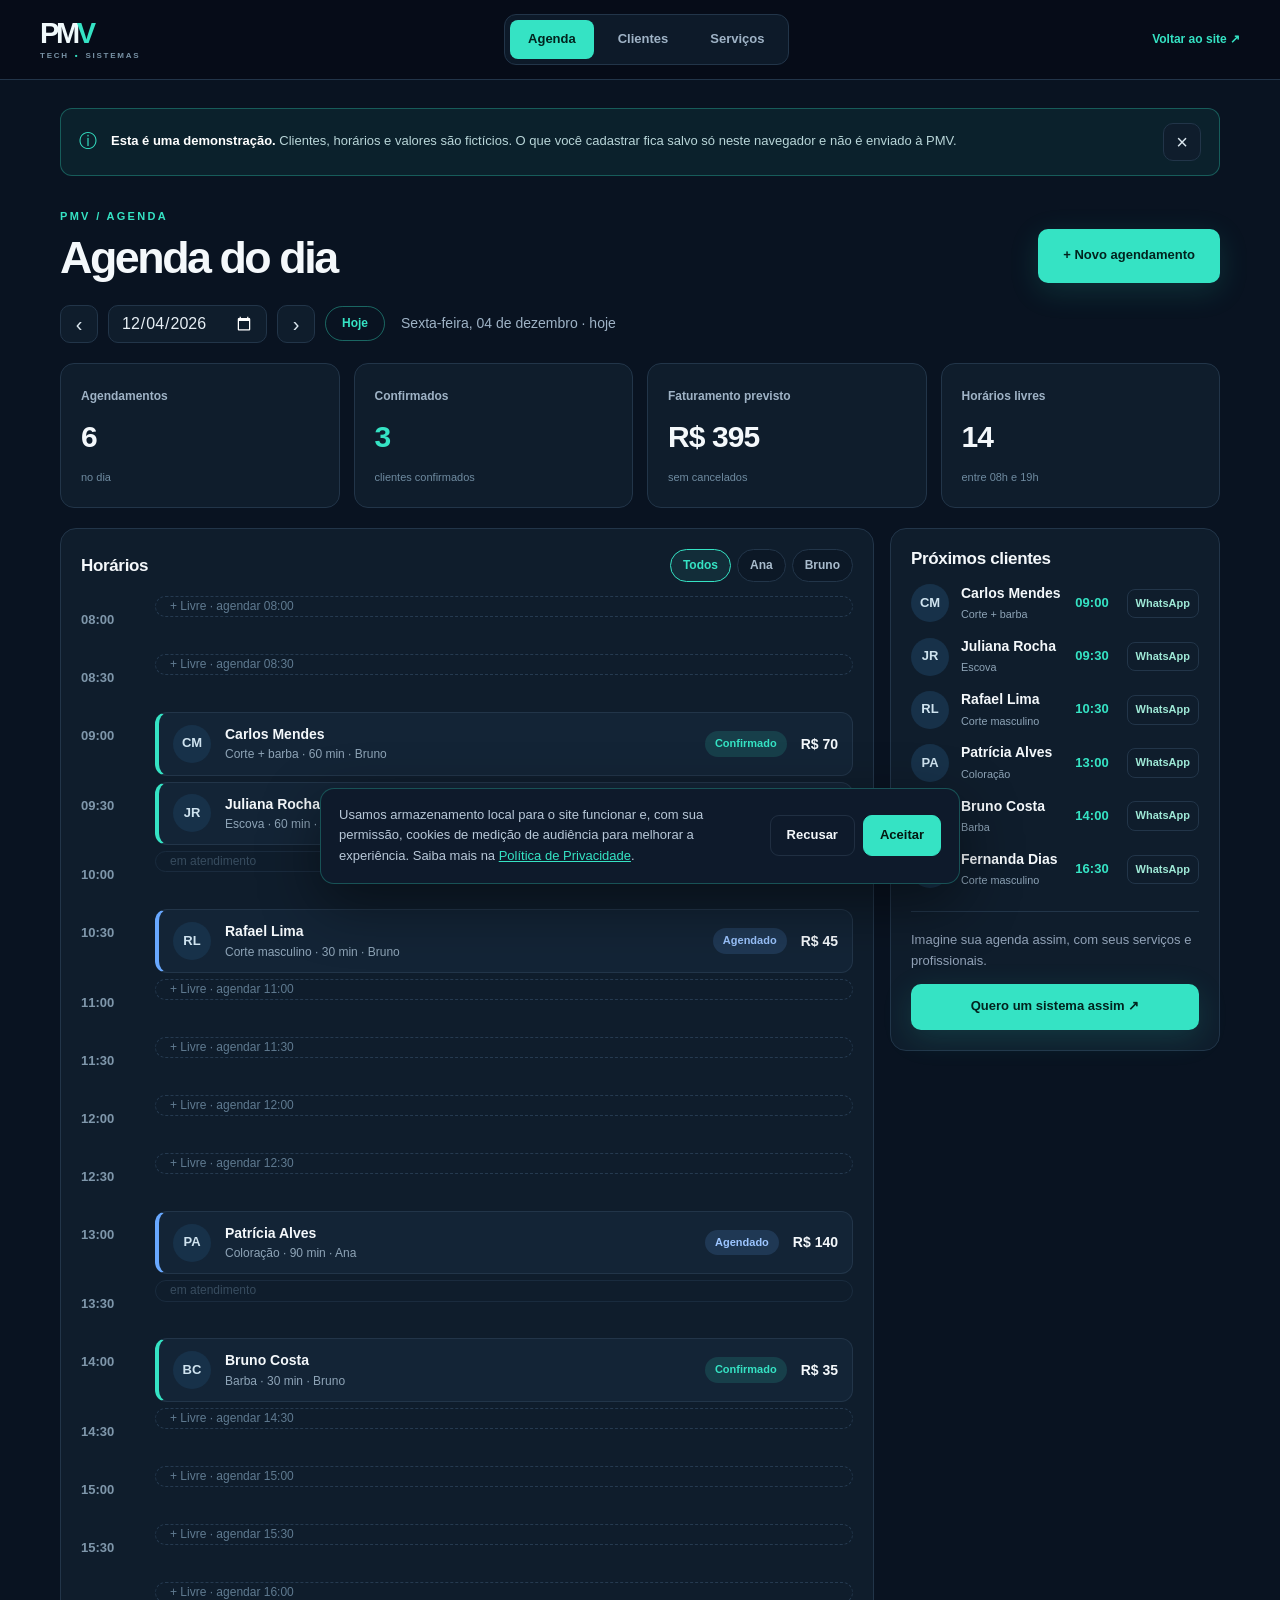
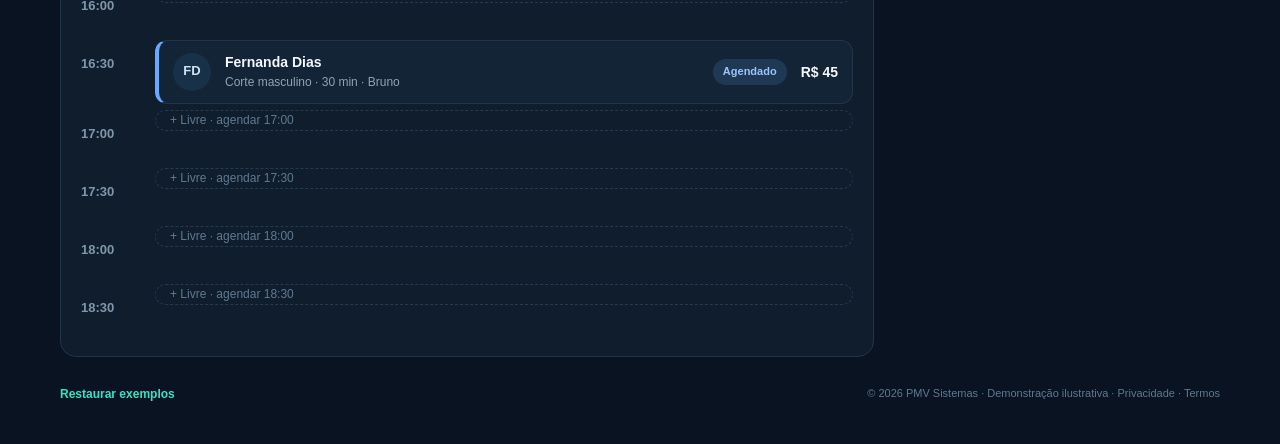
<file: agenda.html>
<!doctype html>
<html lang="pt-BR">
<head>
<meta charset="utf-8">
<meta name="viewport" content="width=device-width,initial-scale=1">
<meta name="theme-color" content="#07101b">
<meta name="description" content="Demonstração interativa de sistema de agenda e clientes da PMV Sistemas. Agende horários, cadastre clientes e serviços e acompanhe o faturamento do dia, direto no navegador.">
<title>Demonstração de Agenda e Clientes | PMV Sistemas</title>
<link rel="canonical" href="https://pmv-tech.github.io/Website-about-us/agenda.html"><meta property="og:site_name" content="PMV Sistemas"><meta property="og:locale" content="pt_BR"><meta property="og:url" content="https://pmv-tech.github.io/Website-about-us/agenda.html"><meta property="og:image" content="https://pmv-tech.github.io/Website-about-us/assets/og-image.jpg"><meta property="og:image:width" content="1200"><meta property="og:image:height" content="630"><meta property="og:image:alt" content="PMV Sistemas — Tecnologia que move negócios"><meta name="twitter:card" content="summary_large_image">
<meta property="og:type" content="website"><meta property="og:title" content="Demonstração de Agenda e Clientes | PMV Sistemas"><meta property="og:description" content="Teste um sistema de agenda: horários, clientes, serviços e faturamento do dia, direto no navegador.">
<link rel="icon" href="assets/favicon.svg" type="image/svg+xml">
<link rel="stylesheet" href="styles.css">
<link rel="stylesheet" href="agenda.css">
<link rel="apple-touch-icon" href="assets/apple-touch-icon.png">
<script src="agenda.js" defer></script>
<script src="consent.js" defer></script>
</head>
<body class="ag-body">
<header class="ag-top">
  <a class="brand" href="index.html" aria-label="PMV Sistemas - voltar ao site"><span class="brand-letter">PM<span>V</span></span><span class="brand-caption">TECH<span>•</span>SISTEMAS</span></a>
  <nav class="ag-tabs" role="tablist" aria-label="Seções da demonstração">
    <button class="ag-tab active" role="tab" aria-selected="true" data-view="agenda">Agenda</button>
    <button class="ag-tab" role="tab" aria-selected="false" data-view="clientes">Clientes</button>
    <button class="ag-tab" role="tab" aria-selected="false" data-view="servicos">Serviços</button>
  </nav>
  <a class="ag-back" href="index.html">Voltar ao site ↗</a>
</header>

<main class="ag-main">
  <div class="ag-note" id="ag-note">
    <span>ⓘ</span>
    <p><strong>Esta é uma demonstração.</strong> Clientes, horários e valores são fictícios. O que você cadastrar fica salvo só neste navegador e não é enviado à PMV.</p>
    <button class="ag-icon-btn" id="note-close" aria-label="Fechar aviso">×</button>
  </div>

  <!-- AGENDA -->
  <section class="ag-view" id="view-agenda">
    <div class="ag-head">
      <div>
        <p class="overline">PMV / AGENDA</p>
        <h1>Agenda do dia</h1>
      </div>
      <button class="btn btn-primary" id="new-appt">+ Novo agendamento</button>
    </div>

    <div class="ag-datebar">
      <button class="ag-icon-btn" id="day-prev" aria-label="Dia anterior">‹</button>
      <input type="date" id="day-input" aria-label="Escolher data">
      <button class="ag-icon-btn" id="day-next" aria-label="Próximo dia">›</button>
      <button class="ag-chip" id="day-today">Hoje</button>
      <span class="ag-datelabel" id="day-label"></span>
    </div>

    <div class="ag-kpis">
      <div class="ag-kpi"><span>Agendamentos</span><b id="k-total">0</b><small>no dia</small></div>
      <div class="ag-kpi"><span>Confirmados</span><b id="k-conf" class="t-teal">0</b><small>clientes confirmados</small></div>
      <div class="ag-kpi"><span>Faturamento previsto</span><b id="k-rev">R$ 0</b><small>sem cancelados</small></div>
      <div class="ag-kpi"><span>Horários livres</span><b id="k-free">0</b><small>entre 08h e 19h</small></div>
    </div>

    <div class="ag-grid">
      <div class="ag-panel">
        <div class="ag-panel-head"><h2>Horários</h2><div class="ag-filter" id="pro-filter"></div></div>
        <ol class="ag-slots" id="slots"></ol>
      </div>
      <aside class="ag-panel ag-side">
        <h2>Próximos clientes</h2>
        <ul class="ag-next" id="next-list"></ul>
        <div class="ag-side-cta">
          <p>Imagine sua agenda assim, com seus serviços e profissionais.</p>
          <a class="btn btn-primary" href="index.html#contato">Quero um sistema assim ↗</a>
        </div>
      </aside>
    </div>
  </section>

  <!-- CLIENTES -->
  <section class="ag-view" id="view-clientes" hidden>
    <div class="ag-head">
      <div><p class="overline">PMV / CLIENTES</p><h1>Clientes</h1></div>
      <button class="btn btn-primary" id="new-client">+ Novo cliente</button>
    </div>
    <div class="ag-panel">
      <input class="ag-search" id="client-search" type="search" placeholder="Buscar por nome ou telefone…" aria-label="Buscar cliente">
      <div class="ag-table-wrap"><table class="ag-table"><thead><tr><th>Cliente</th><th>Telefone</th><th>Visitas</th><th>Último atendimento</th><th>Total gasto</th><th></th></tr></thead><tbody id="client-rows"></tbody></table></div>
    </div>
  </section>

  <!-- SERVIÇOS -->
  <section class="ag-view" id="view-servicos" hidden>
    <div class="ag-head">
      <div><p class="overline">PMV / SERVIÇOS</p><h1>Serviços</h1></div>
      <button class="btn btn-primary" id="new-service">+ Novo serviço</button>
    </div>
    <div class="ag-services" id="service-cards"></div>
  </section>

  <div class="ag-foot">
    <button class="ag-link" id="reset-demo">Restaurar exemplos</button>
    <span>© <span data-year></span> PMV Sistemas · Demonstração ilustrativa · <a href="privacidade.html">Privacidade</a> · <a href="termos.html">Termos</a></span>
  </div>
</main>

<!-- MODAL -->
<dialog class="ag-modal" id="modal">
  <form method="dialog" id="modal-form" class="ag-form">
    <div class="ag-form-head"><h2 id="modal-title">Novo agendamento</h2><button type="button" class="ag-icon-btn" id="modal-close" aria-label="Fechar">×</button></div>
    <div id="modal-body" class="ag-form-body"></div>
    <div class="ag-form-actions">
      <button type="button" class="ag-link danger" id="modal-delete" hidden>Excluir</button>
      <span class="spacer"></span>
      <button type="button" class="btn btn-outline" id="modal-cancel">Cancelar</button>
      <button type="submit" class="btn btn-primary" id="modal-save">Salvar</button>
    </div>
  </form>
</dialog>
<div class="ag-toast" id="toast" role="status" aria-live="polite"></div>
</body>
</html>
</file>
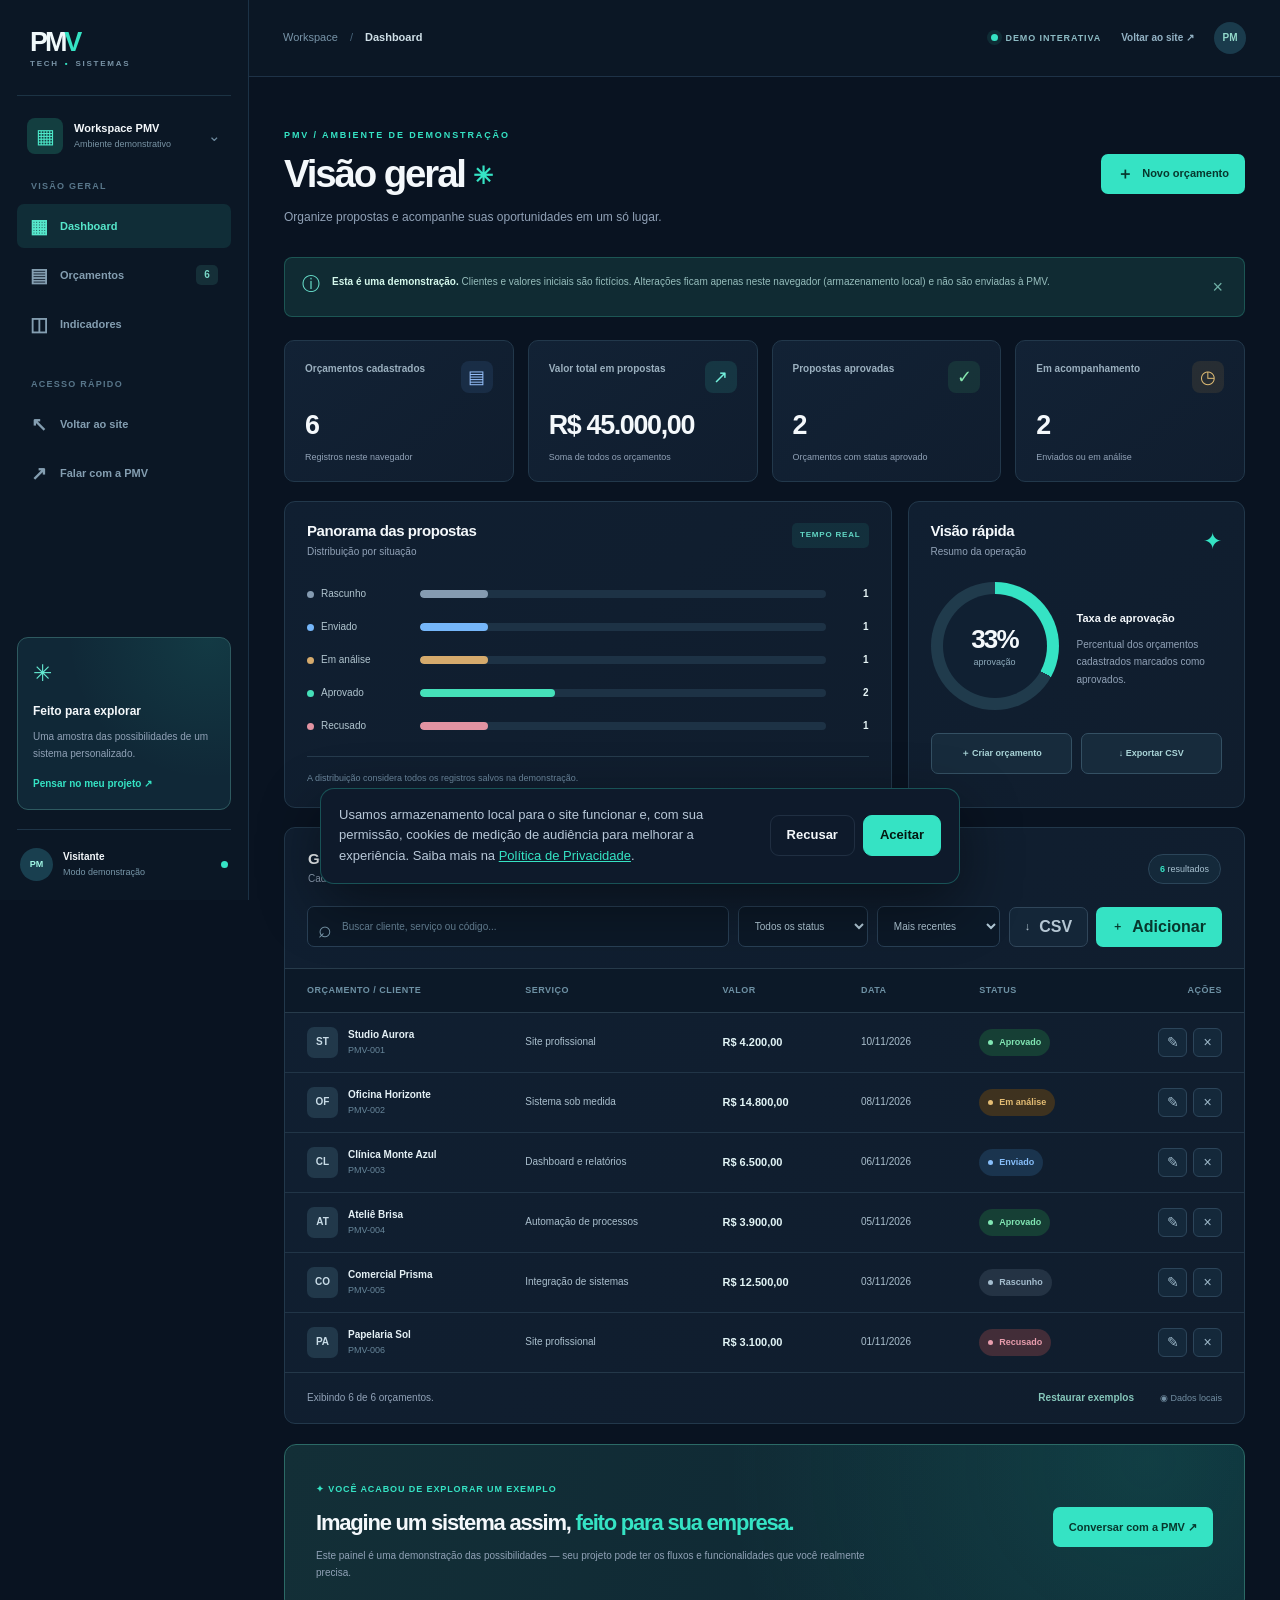
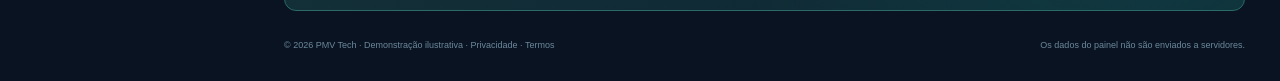
<file: demonstracao.html>
<!doctype html><html lang="pt-BR"><head><meta charset="utf-8"><meta name="viewport" content="width=device-width,initial-scale=1"><meta name="theme-color" content="#07101b"><meta name="description" content="Demonstração interativa de painel de orçamentos da PMV Tech. Cadastre propostas fictícias, filtre, edite e acompanhe indicadores diretamente no seu navegador."><title>Demonstração de Orçamentos | PMV Tech</title><link rel="canonical" href="https://pmv-tech.github.io/Website-about-us/demonstracao.html"><meta property="og:site_name" content="PMV Sistemas"><meta property="og:locale" content="pt_BR"><meta property="og:url" content="https://pmv-tech.github.io/Website-about-us/demonstracao.html"><meta property="og:image" content="https://pmv-tech.github.io/Website-about-us/assets/og-image.jpg"><meta property="og:image:width" content="1200"><meta property="og:image:height" content="630"><meta property="og:image:alt" content="PMV Sistemas — Tecnologia que move negócios"><meta name="twitter:card" content="summary_large_image"><meta property="og:type" content="website"><meta property="og:title" content="Demonstração de Orçamentos | PMV Sistemas"><meta property="og:description" content="Teste um painel de orçamentos: cadastre propostas fictícias, filtre e acompanhe indicadores no navegador."><link rel="icon" href="assets/favicon.svg" type="image/svg+xml"><link rel="stylesheet" href="styles.css"><link rel="apple-touch-icon" href="assets/apple-touch-icon.png"><link rel="stylesheet" href="demo.css"><script src="demo.js" defer></script><script src="consent.js" defer></script></head>
<body class="demo-body">
<a class="skip-link" href="#painel">Ir para o painel</a>
<div class="demo-app">
<aside class="demo-sidebar" id="demo-sidebar" aria-label="Menu da demonstração"><div class="sidebar-brand"><a class="brand" href="index.html" aria-label="PMV Tech - voltar ao site"><span class="brand-letter">PM<span>V</span></span><span class="brand-caption">TECH<span>•</span>SISTEMAS</span></a><button class="sidebar-close" id="sidebar-close" aria-label="Fechar menu">×</button></div><div class="sidebar-workspace"><span class="workspace-logo">▦</span><div><strong>Workspace PMV</strong><small>Ambiente demonstrativo</small></div><span class="workspace-chevron">⌄</span></div>
<div class="sidebar-label">VISÃO GERAL</div><nav class="sidebar-nav" aria-label="Navegação do painel"><a class="side-link active" href="#painel" aria-current="page"><span>▦</span> Dashboard</a><a class="side-link" href="#orcamentos"><span>▤</span> Orçamentos <span class="side-count" id="sidebar-count">0</span></a><a class="side-link" href="#insights"><span>◫</span> Indicadores</a></nav>
<div class="sidebar-label second-label">ACESSO RÁPIDO</div><nav class="sidebar-nav" aria-label="Links externos"><a class="side-link" href="index.html"><span>↖</span> Voltar ao site</a><a class="side-link" href="https://www.instagram.com/pmv_sistemas/" target="_blank" rel="noopener noreferrer"><span>↗</span> Falar com a PMV</a></nav>
<div class="sidebar-bottom"><div class="sidebar-notice"><span>✳</span><strong>Feito para explorar</strong><p>Uma amostra das possibilidades de um sistema personalizado.</p><a href="index.html#contato">Pensar no meu projeto ↗</a></div><div class="sidebar-footer"><span class="profile-icon">PM</span><div><strong>Visitante</strong><small>Modo demonstração</small></div><span class="online-dot"></span></div></div></aside>
<div class="demo-scrim" id="demo-scrim" hidden></div>
<div class="demo-main-wrap"><header class="demo-topbar"><div class="demo-top-left"><button type="button" class="sidebar-open" id="sidebar-open" aria-label="Abrir menu" aria-controls="demo-sidebar" aria-expanded="false">☰</button><span class="breadcrumb">Workspace <span>/</span> <strong>Dashboard</strong></span></div><div class="demo-top-right"><span class="demo-live"><i></i> DEMO INTERATIVA</span><a href="index.html" class="top-back">Voltar ao site ↗</a><span class="top-avatar">PM</span></div></header>
<main class="demo-content" id="painel"><div class="demo-title-line"><div><p class="overline">PMV / AMBIENTE DE DEMONSTRAÇÃO</p><h1>Visão geral <span class="welcome-spark">✳</span></h1><p>Organize propostas e acompanhe suas oportunidades em um só lugar.</p></div><button class="demo-btn demo-btn-primary" id="new-quote-top" type="button"><span>＋</span> Novo orçamento</button></div>
<div class="demo-alert" role="note"><span class="alert-icon">ⓘ</span><p><strong>Esta é uma demonstração.</strong> Clientes e valores iniciais são fictícios. Alterações ficam apenas neste navegador (armazenamento local) e não são enviadas à PMV.</p><button id="dismiss-info" type="button" aria-label="Dispensar aviso">×</button></div>
<div class="demo-stats" aria-label="Indicadores gerais"><article class="stat-card"><div class="stat-card-top"><span>Orçamentos cadastrados</span><span class="stat-icon blue">▤</span></div><strong id="stat-count">0</strong><p>Registros neste navegador</p></article><article class="stat-card"><div class="stat-card-top"><span>Valor total em propostas</span><span class="stat-icon teal">↗</span></div><strong id="stat-value">R$ 0,00</strong><p>Soma de todos os orçamentos</p></article><article class="stat-card"><div class="stat-card-top"><span>Propostas aprovadas</span><span class="stat-icon green">✓</span></div><strong id="stat-approved">0</strong><p>Orçamentos com status aprovado</p></article><article class="stat-card"><div class="stat-card-top"><span>Em acompanhamento</span><span class="stat-icon gold">◷</span></div><strong id="stat-open">0</strong><p>Enviados ou em análise</p></article></div>
<div class="demo-midgrid" id="insights"><section class="dashboard-panel summary-chart"><div class="panel-header"><div><h2>Panorama das propostas</h2><p>Distribuição por situação</p></div><span class="panel-header-meta">TEMPO REAL</span></div><div class="status-bars" id="status-bars" aria-label="Distribuição de orçamentos por status"></div><div class="bar-footnote">A distribuição considera todos os registros salvos na demonstração.</div></section><section class="dashboard-panel quick-panel"><div class="panel-header"><div><h2>Visão rápida</h2><p>Resumo da operação</p></div><span class="quick-emoji">✦</span></div><div class="quick-ring-wrap"><div class="quick-ring" id="approval-ring"><div><strong id="approval-percent">0%</strong><span>aprovação</span></div></div><div class="quick-text"><strong>Taxa de aprovação</strong><p>Percentual dos orçamentos cadastrados marcados como aprovados.</p></div></div><div class="quick-actions"><button id="new-quote-small" type="button">＋ Criar orçamento</button><button id="export-csv-small" type="button">↓ Exportar CSV</button></div></section></div>
<section class="dashboard-panel budget-section" id="orcamentos"><div class="panel-header budget-heading"><div><h2>Gerenciar orçamentos</h2><p>Cadastre, consulte e acompanhe suas propostas.</p></div><div class="budget-count-label"><span id="result-count">0</span> resultados</div></div><div class="budget-toolbar"><label class="search-field"><span class="search-glyph">⌕</span><input id="quote-search" type="search" placeholder="Buscar cliente, serviço ou código..." aria-label="Pesquisar orçamentos"></label><label class="toolbar-select"><span class="sr-only">Filtrar por status</span><select id="status-filter"><option value="todos">Todos os status</option><option value="Rascunho">Rascunho</option><option value="Enviado">Enviado</option><option value="Em análise">Em análise</option><option value="Aprovado">Aprovado</option><option value="Recusado">Recusado</option></select></label><label class="toolbar-select"><span class="sr-only">Ordenar</span><select id="sort-filter"><option value="recentes">Mais recentes</option><option value="antigos">Mais antigos</option><option value="maior">Maior valor</option><option value="menor">Menor valor</option><option value="cliente">Cliente (A–Z)</option></select></label><div class="toolbar-end"><button class="demo-btn demo-btn-subtle" type="button" id="export-csv">↓ <span>CSV</span></button><button class="demo-btn demo-btn-primary" type="button" id="new-quote">＋ <span>Adicionar</span></button></div></div>
<div class="table-scroll"><table class="quote-table"><thead><tr><th>ORÇAMENTO / CLIENTE</th><th>SERVIÇO</th><th>VALOR</th><th>DATA</th><th>STATUS</th><th class="actions-col">AÇÕES</th></tr></thead><tbody id="quote-table-body"></tbody></table></div>
<div class="empty-state" id="empty-state" hidden><span class="empty-icon">⌕</span><h3>Nenhum orçamento encontrado</h3><p>Tente outra pesquisa, ajuste o filtro ou cadastre um novo orçamento.</p><button type="button" id="empty-reset" class="demo-btn demo-btn-subtle">Limpar filtros</button></div><div class="table-bottom"><p>Exibindo <span id="visible-count">0</span> de <span id="total-count">0</span> orçamentos.</p><div class="table-bottom-right"><button type="button" class="text-reset" id="reset-demo">Restaurar exemplos</button><span class="storage-mark">◉ Dados locais</span></div></div></section>
<div class="demo-final-cta"><div><span>✦ VOCÊ ACABOU DE EXPLORAR UM EXEMPLO</span><h2>Imagine um sistema assim, <em>feito para sua empresa.</em></h2><p>Este painel é uma demonstração das possibilidades — seu projeto pode ter os fluxos e funcionalidades que você realmente precisa.</p></div><a href="index.html#contato" class="demo-btn demo-btn-primary">Conversar com a PMV ↗</a></div>
<footer class="demo-footer"><span>© <span id="demo-year">2026</span> PMV Tech · Demonstração ilustrativa · <a href="privacidade.html">Privacidade</a> · <a href="termos.html">Termos</a></span><span>Os dados do painel não são enviados a servidores.</span></footer></main></div></div>
<div id="quote-modal" class="modal-overlay" hidden><div class="quote-modal" role="dialog" aria-modal="true" aria-labelledby="modal-title" tabindex="-1"><div class="modal-top"><div><span>PMV TECH · ORÇAMENTOS</span><h2 id="modal-title">Novo orçamento</h2></div><button type="button" class="modal-close" id="modal-close" aria-label="Fechar formulário">×</button></div><form id="quote-form"><input type="hidden" id="quote-id"><div class="modal-fields"><label>Nome do cliente <span>*</span><input id="quote-client" type="text" maxlength="100" placeholder="Ex.: Empresa Horizonte" required></label><label>Serviço <span>*</span><select id="quote-service" required><option value="">Selecione</option><option>Sistema sob medida</option><option>Site profissional</option><option>Automação de processos</option><option>Dashboard e relatórios</option><option>Integração de sistemas</option><option>Outro serviço</option></select></label><label>Valor (R$) <span>*</span><input id="quote-value" type="number" min="0.01" max="999999999" step="0.01" placeholder="Ex.: 3500.00" required></label><label>Data <span>*</span><input id="quote-date" type="date" required></label><label>Status <span>*</span><select id="quote-status" required><option>Rascunho</option><option>Enviado</option><option>Em análise</option><option>Aprovado</option><option>Recusado</option></select></label><label class="notes-field">Observações <small>(opcional)</small><textarea id="quote-notes" rows="3" maxlength="600" placeholder="Detalhes importantes deste orçamento..."></textarea></label></div><div class="modal-footer"><button class="demo-btn demo-btn-subtle" type="button" id="modal-cancel">Cancelar</button><button class="demo-btn demo-btn-primary" type="submit" id="modal-save">Salvar orçamento</button></div></form></div></div>
<div class="toast" id="toast" role="status" aria-live="polite"></div>
</body></html>
</file>
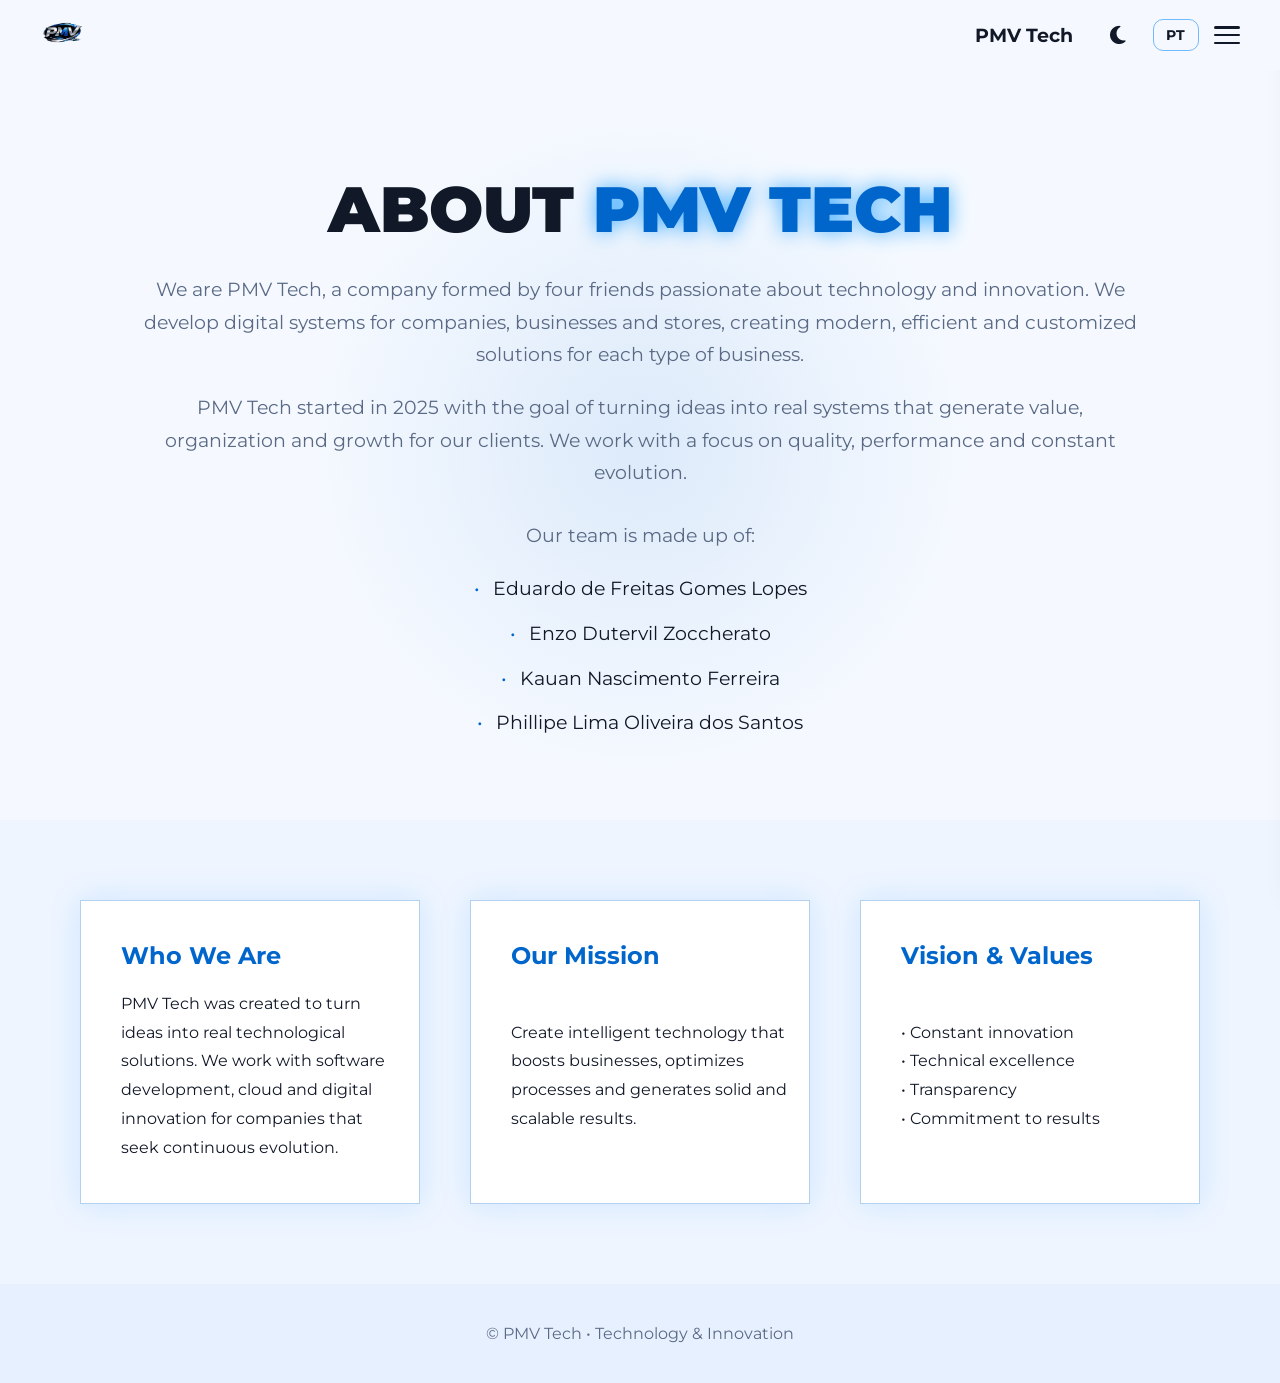
<file: empresa-en.html>
<!DOCTYPE html>
<html lang="en">
<head>
<meta charset="UTF-8">
<meta name="viewport" content="width=device-width, initial-scale=1.0">
<title>PMV Tech • About</title>

<link href="https://fonts.googleapis.com/css2?family=Montserrat:wght@300;500;700;900&display=swap" rel="stylesheet">
<link rel ="icon" href = "icon_bar.ico">
<!-- Theme icons -->
<link rel="stylesheet" href="https://cdnjs.cloudflare.com/ajax/libs/font-awesome/6.4.0/css/all.min.css">
<style>
:root{
  --blue:#1e90ff;
  --blue-glow:#4db2ff;
  --bg:#050505;
  --bg-2:#0b0b0b;
  --gray:#9ca3af;
  --text-color: #fff;
  --nav-bg: rgba(0,0,0,.7);
  --sidebar-bg: rgba(5, 5, 5, 0.98);
  --footer-bg: #000;
  --box-bg: transparent;
  --box-border: rgba(30,144,255,.3);
  --overlay-bg: rgba(0, 0, 0, 0.8);
  --border-color: rgba(30, 144, 255, 0.3);
  --shadow-color: rgba(0, 0, 0, 0.8);
  --hero-gradient: radial-gradient(circle at center, rgba(30,144,255,.15), transparent 45%);
}

/* LIGHT THEME */
:root.light-theme {
  --blue: #0066cc;
  --blue-glow: #4db2ff;
  --bg: #f5f9ff;
  --bg-2: #eef5ff;
  --gray: #5a6a85;
  --text-color: #111827;
  --nav-bg: rgba(245, 249, 255, 0.95);
  --sidebar-bg: rgba(245, 249, 255, 0.98);
  --footer-bg: #e6f0ff;
  --box-bg: #ffffff;
  --box-border: rgba(0, 102, 204, 0.3);
  --overlay-bg: rgba(0, 0, 0, 0.5);
  --border-color: rgba(0, 102, 204, 0.3);
  --shadow-color: rgba(0, 0, 0, 0.1);
  --hero-gradient: radial-gradient(circle at center, rgba(0,102,204,.1), transparent 45%);
}

*{
  margin:0;
  padding:0;
  box-sizing:border-box;
  font-family:'Montserrat', sans-serif;
  transition: background-color 0.4s ease, color 0.4s ease, border-color 0.4s ease;
}

body{
  background:var(--bg);
  color:var(--text-color);
  overflow-x: hidden;
  min-height: 100vh;
}

/* THEME TOGGLE BUTTON */
.theme-toggle {
  background: transparent;
  border: none;
  color: var(--text-color);
  cursor: pointer;
  font-size: 1.3rem;
  width: 40px;
  height: 40px;
  display: flex;
  align-items: center;
  justify-content: center;
  border-radius: 50%;
  transition: transform 0.3s ease, background-color 0.3s ease;
}

.theme-toggle:hover {
  transform: rotate(15deg);
  background-color: rgba(30, 144, 255, 0.1);
}

/* NAV - MODIFIED */
nav{
  padding:15px 40px; /* Reduced from 20px to 15px */
  display:flex;
  justify-content: space-between;
  align-items:center;
  background:var(--nav-bg);
  position: fixed;
  top: 0;
  width: 100%;
  z-index: 1000;
  backdrop-filter: blur(10px);
  height: 70px; /* Fixed height for consistency */
}

/* LEFT SIDE: Logo only */
.nav-left {
  display: flex;
  align-items: center;
}

nav img{
  height: 45px; /* Reduced from 50px to 45px */
  width: auto;
}

/* RIGHT SIDE: Text + Language Button + Theme Button + Hamburger */
.nav-right {
  display: flex;
  align-items: center;
  gap: 15px;
}

.nav-brand {
  color: var(--text-color);
  font-size: 1.2rem;
  font-weight: 700;
  margin-right: 10px;
}

/* LANGUAGE BUTTON */
.lang-btn{
  border:1px solid rgba(30,144,255,.6);
  background:transparent;
  color:var(--text-color);
  padding:8px 12px; /* Reduced from 10px 14px */
  border-radius:10px;
  font-weight:700;
  letter-spacing:1px;
  cursor:pointer;
  transition:.2s;
  line-height:1;
  font-size: 0.9rem;
}

.lang-btn:hover{
  background:rgba(30,144,255,.15);
}

/* HAMBURGER MENU */
.hamburger {
  display: flex;
  flex-direction: column;
  justify-content: space-between;
  width: 26px; /* Reduced from 30px */
  height: 18px; /* Reduced from 21px */
  cursor: pointer;
  z-index: 1001;
  transition: transform 0.3s ease;
}

.hamburger span {
  display: block;
  height: 2.5px; /* Reduced from 3px */
  width: 100%;
  background-color: var(--text-color);
  border-radius: 2px;
  transition: 0.3s;
}

.hamburger.active span:nth-child(1) {
  transform: translateY(7.5px) rotate(45deg); /* Adjusted for new height */
}

.hamburger.active span:nth-child(2) {
  opacity: 0;
}

.hamburger.active span:nth-child(3) {
  transform: translateY(-7.5px) rotate(-45deg); /* Adjusted for new height */
}

/* SIDEBAR */
.sidebar {
  position: fixed;
  top: 0;
  right: -300px; /* Hidden off screen */
  width: 280px;
  height: 100vh;
  background: var(--sidebar-bg);
  padding: 90px 30px 40px; /* Reduced from 100px to 90px top padding */
  z-index: 999;
  transition: right 0.4s ease;
  box-shadow: -5px 0 30px var(--shadow-color);
  border-left: 1px solid var(--border-color);
}

.sidebar.active {
  right: 0; /* Appears on screen */
}

.sidebar-header {
  position: absolute;
  top: 20px; /* Reduced from 25px */
  left: 30px;
  display: flex;
  align-items: center;
  gap: 10px;
}

.sidebar-header img {
  height: 40px;
}

.sidebar-header span {
  color: var(--blue);
  font-weight: 700;
  font-size: 1.1rem;
}

.sidebar ul {
  list-style: none;
  margin-top: 30px;
}

.sidebar li {
  margin-bottom: 20px;
  border-bottom: 1px solid rgba(128, 128, 128, 0.2);
  padding-bottom: 15px;
}

.sidebar a {
  color: var(--gray);
  text-decoration: none;
  font-size: 1.1rem;
  letter-spacing: 1px;
  display: block;
  transition: 0.3s;
  padding: 8px 0;
}

.sidebar a:hover {
  color: var(--blue);
  padding-left: 10px;
}

/* OVERLAY WHEN MENU IS OPEN */
.overlay {
  position: fixed;
  top: 0;
  left: 0;
  width: 100%;
  height: 100%;
  background: var(--overlay-bg);
  z-index: 998;
  opacity: 0;
  visibility: hidden;
  transition: 0.3s;
}

.overlay.active {
  opacity: 1;
  visibility: visible;
}

/* HERO - CENTERED WITH LARGER WIDTH AND LESS SPACE */
.hero{
  min-height:70vh;
  display:flex;
  flex-direction: column;
  align-items: center;
  justify-content: center;
  padding: 100px 80px 80px; /* Adjusted padding */
  background: var(--hero-gradient);
  margin-top: 70px; /* Reduced from 70px to 70px (already adjusted) */
  text-align: center;
}

.hero > div {
  max-width: 1100px;
  width: 100%;
}

.hero h1{
  font-size:4rem;
  font-weight:900;
  text-transform:uppercase;
  margin-bottom: 25px;
  color: var(--text-color);
}

.hero h1 span{
  color:var(--blue);
  text-shadow:0 0 20px var(--blue-glow);
}

.hero p{
  margin-bottom: 20px;
  font-size:1.2rem;
  color:var(--gray);
  line-height: 1.7;
  text-align: center;
  max-width: 1000px;
  margin-left: auto;
  margin-right: auto;
}

/* TEAM */
.team-list {
  margin-top: 30px;
  text-align: center;
}

.team-list p {
  font-size: 1.2rem;
  color: var(--gray);
  margin-bottom: 20px;
  text-align: center;
}

.team-names {
  display: flex;
  flex-direction: column;
  align-items: center;
  gap: 10px;
  margin-top: 15px;
}

.name-item {
  font-size: 1.2rem;
  color: var(--text-color);
  line-height: 1.8;
  text-align: center;
  width: 100%;
}

.name-item::before {
  content: "• ";
  color: var(--blue);
  margin-right: 8px;
}

/* CONTENT */
section{
  padding:80px;
  background:var(--bg-2);
  display: flex;
  justify-content: center;
}

.grid{
  display:grid;
  grid-template-columns:repeat(auto-fit,minmax(280px,1fr));
  gap:50px;
  max-width: 1200px;
  width: 100%;
}

.box{
  background: var(--box-bg);
  border:1px solid var(--box-border);
  padding:40px;
  box-shadow:0 0 30px rgba(30,144,255,.15);
  display:grid;
  transition:.3s;
  grid-template-columns:repeat(auto-fit, minmax(280px, 1fr));
}

.box:hover{
  transform:translateY(-8px);
  box-shadow:0 0 40px rgba(30,144,255,.3);
}

.box h2{
  color:var(--blue);
  margin-bottom:20px;
}

.box p{
  color:var(--text-color);
  line-height:1.8;
}

/* FOOTER */
footer{
  padding:40px;
  text-align:center;
  background:var(--footer-bg);
  color:var(--gray);
}

/* RESPONSIVE */
@media(max-width:900px){
  nav {
    padding: 12px 20px; /* Reduced from 15px */
    height: 65px;
  }

  .hero, section{
    padding: 80px 30px 60px;
  }

  .hero {
    margin-top: 65px; /* Adjusted for nav height */
    padding-top: 90px; /* Adjusted */
  }

  .hero h1{
    font-size:2.8rem;
  }

  .nav-brand {
    font-size: 1rem;
  }

  nav img {
    height: 40px; /* Reduced from 50px */
  }

  .sidebar {
    width: 250px;
    padding: 85px 25px 40px; /* Adjusted */
  }

  .nav-right {
    gap: 10px;
  }

  .grid {
    padding: 0 20px;
  }

  .name-item {
    font-size: 1.1rem;
  }
  
  .sidebar-header {
    top: 18px;
  }
}

/* For very small screens, hide PMV Tech text */
@media(max-width: 480px) {
  .nav-brand {
    display: none;
  }

  .nav-right {
    gap: 8px;
  }
  
  .theme-toggle {
    font-size: 1.2rem;
    width: 32px;
    height: 32px;
  }
  
  .lang-btn {
    padding: 7px 10px;
    font-size: 0.85rem;
  }
  
  nav {
    padding: 10px 15px;
    height: 60px;
  }

  .hero h1 {
    font-size: 2.2rem;
  }

  .hero p {
    font-size: 1rem;
  }

  .hero {
    margin-top: 60px;
    padding: 80px 20px 60px;
  }

  .name-item {
    font-size: 1rem;
  }
  
  nav img {
    height: 38px;
  }
  
  .hamburger {
    width: 24px;
    height: 16px;
  }
}
</style>
</head>

<body>
<nav>
  <div class="nav-left">
    <a href="index-en.html"><img src="logo_pmv.png" alt="PMV Tech"></a>
  </div>

  <div class="nav-right">
    <span class="nav-brand">PMV Tech</span>
    
    <!-- THEME BUTTON -->
    <button class="theme-toggle" id="themeToggle" aria-label="Toggle theme">
      <i class="fas fa-sun"></i>
    </button>

    <!-- LANGUAGE BUTTON -->
    <button class="lang-btn" id="langToggle" type="button">PT</button>

    <div class="hamburger" id="hamburger">
      <span></span>
      <span></span>
      <span></span>
    </div>
  </div>
</nav>

<div class="overlay" id="overlay"></div>

<div class="sidebar" id="sidebar">
  <div class="sidebar-header">
    <img src="logo_pmv.png" alt="PMV Tech">
    <span>PMV Tech</span>
  </div>

  <ul>
    <li><a href="index-en.html">HOME</a></li>
    <li><a href="solu-en.html">SOLUTIONS</a></li>
    <li><a href="empresa-en.html">ABOUT US</a></li>
    <li><a href="https://www.instagram.com/pmv.tech/" target="_blank">CONTACT</a></li>
  </ul>
</div>

<section class="hero">
  <div>
    <h1>About <span>PMV Tech</span></h1>
    <p>
      We are PMV Tech, a company formed by four friends passionate about technology
      and innovation. We develop digital systems for companies, businesses and stores,
      creating modern, efficient and customized solutions for each type of business.
    </p>

    <p>
      PMV Tech started in 2025 with the goal of turning ideas into real systems
      that generate value, organization and growth for our clients.
      We work with a focus on quality, performance and constant evolution.
    </p>

    <div class="team-list">
      <p>Our team is made up of:</p>
      <div class="team-names">
        <div class="name-item">Eduardo de Freitas Gomes Lopes</div>
        <div class="name-item">Enzo Dutervil Zoccherato</div>
        <div class="name-item">Kauan Nascimento Ferreira</div>
        <div class="name-item">Phillipe Lima Oliveira dos Santos</div>
      </div>
    </div>
  </div>
</section>

<section>
  <div class="grid">
    <div class="box">
      <h2>Who We Are</h2>
      <p>
        PMV Tech was created to turn ideas into real technological solutions.
        We work with software development, cloud and digital innovation for
        companies that seek continuous evolution.
      </p>
    </div>

    <div class="box">
      <h2>Our Mission</h2>
      <p>
        Create intelligent technology that boosts businesses,
        optimizes processes and generates solid and scalable results.
      </p>
    </div>

    <div class="box">
      <h2>Vision & Values</h2>
      <p>
        • Constant innovation<br>
        • Technical excellence<br>
        • Transparency<br>
        • Commitment to results
      </p>
    </div>
  </div>
</section>

<footer>
  © PMV Tech • Technology & Innovation
</footer>

<script>
document.addEventListener('DOMContentLoaded', function() {
  const hamburger = document.getElementById('hamburger');
  const sidebar = document.getElementById('sidebar');
  const overlay = document.getElementById('overlay');

  // Open/close sidebar
  hamburger.addEventListener('click', function(e) {
    e.stopPropagation();
    this.classList.toggle('active');
    sidebar.classList.toggle('active');
    overlay.classList.toggle('active');
  });

  // Close sidebar when clicking overlay
  overlay.addEventListener('click', function() {
    hamburger.classList.remove('active');
    sidebar.classList.remove('active');
    this.classList.remove('active');
  });

  // Close sidebar when clicking outside
  document.addEventListener('click', function(e) {
    if (!sidebar.contains(e.target) && !hamburger.contains(e.target)) {
      hamburger.classList.remove('active');
      sidebar.classList.remove('active');
      overlay.classList.remove('active');
    }
  });

  // Close sidebar when clicking a link
  const sidebarLinks = document.querySelectorAll('.sidebar a');
  sidebarLinks.forEach(link => {
    link.addEventListener('click', function() {
      hamburger.classList.remove('active');
      sidebar.classList.remove('active');
      overlay.classList.remove('active');
    });
  });

  // Prevent closing when clicking inside sidebar
  sidebar.addEventListener('click', function(e) {
    e.stopPropagation();
  });

  // ---- LANGUAGE (PT/EN) ----
  const langBtn = document.getElementById('langToggle');
  if (langBtn) {
    const path = window.location.pathname;
    const file = path.split('/').pop() || 'index.html';
    const isEnglish = file.includes('-en');

    langBtn.textContent = isEnglish ? 'PT' : 'EN';

    langBtn.addEventListener('click', function() {
      const map = {
        'index.html': 'index-en.html',
        'empresa.html': 'empresa-en.html',
        'solu.html': 'solu-en.html',

        'index-en.html': 'index.html',
        'empresa-en.html': 'empresa.html',
        'solu-en.html': 'solu.html',
      };

      const target = map[file] || (isEnglish ? 'index.html' : 'index-en.html');
      const base = path.replace(file, '');
      window.location.href = base + target;
    });
  }

  // =========== THEME SYSTEM ===========
  
  // Theme elements
  const themeToggle = document.getElementById('themeToggle');
  const themeIcon = themeToggle.querySelector('i');
  const root = document.documentElement;
  
  // Check saved preference or use system preference
  const savedTheme = localStorage.getItem('pmv-tech-theme');
  const prefersLight = window.matchMedia('(prefers-color-scheme: light)').matches;
  
  // Apply theme: saved > system preference > default (dark)
  let currentTheme = 'dark';
  
  if (savedTheme) {
    currentTheme = savedTheme;
  } else if (prefersLight) {
    currentTheme = 'light';
  }
  
  // Apply initial theme
  if (currentTheme === 'light') {
    root.classList.add('light-theme');
    themeIcon.classList.remove('fa-sun');
    themeIcon.classList.add('fa-moon'); // Light theme = moon icon
  } else {
    themeIcon.classList.remove('fa-moon');
    themeIcon.classList.add('fa-sun'); // Dark theme = sun icon
  }
  
  // Toggle theme when clicking button
  themeToggle.addEventListener('click', function() {
    // Toggle class on root element
    root.classList.toggle('light-theme');
    
    // Check which theme is active
    const isLightTheme = root.classList.contains('light-theme');
    
    // Toggle icon CORRECTLY
    if (isLightTheme) {
      // Light theme active = show moon icon
      themeIcon.classList.remove('fa-sun');
      themeIcon.classList.add('fa-moon');
      // Save preference
      localStorage.setItem('pmv-tech-theme', 'light');
    } else {
      // Dark theme active = show sun icon
      themeIcon.classList.remove('fa-moon');
      themeIcon.classList.add('fa-sun');
      // Save preference
      localStorage.setItem('pmv-tech-theme', 'dark');
    }
    
    // Visual click effect
    themeToggle.style.transform = 'scale(0.9)';
    setTimeout(() => {
      themeToggle.style.transform = 'scale(1)';
    }, 150);
  });
  
  // Add smooth transition only after page loads
  // This prevents animations during initial loading
  setTimeout(() => {
    document.querySelectorAll('*').forEach(el => {
      el.style.transition = 'background-color 0.4s ease, color 0.4s ease, border-color 0.4s ease';
    });
  }, 100);
});
</script>

</body>
</html>
</file>
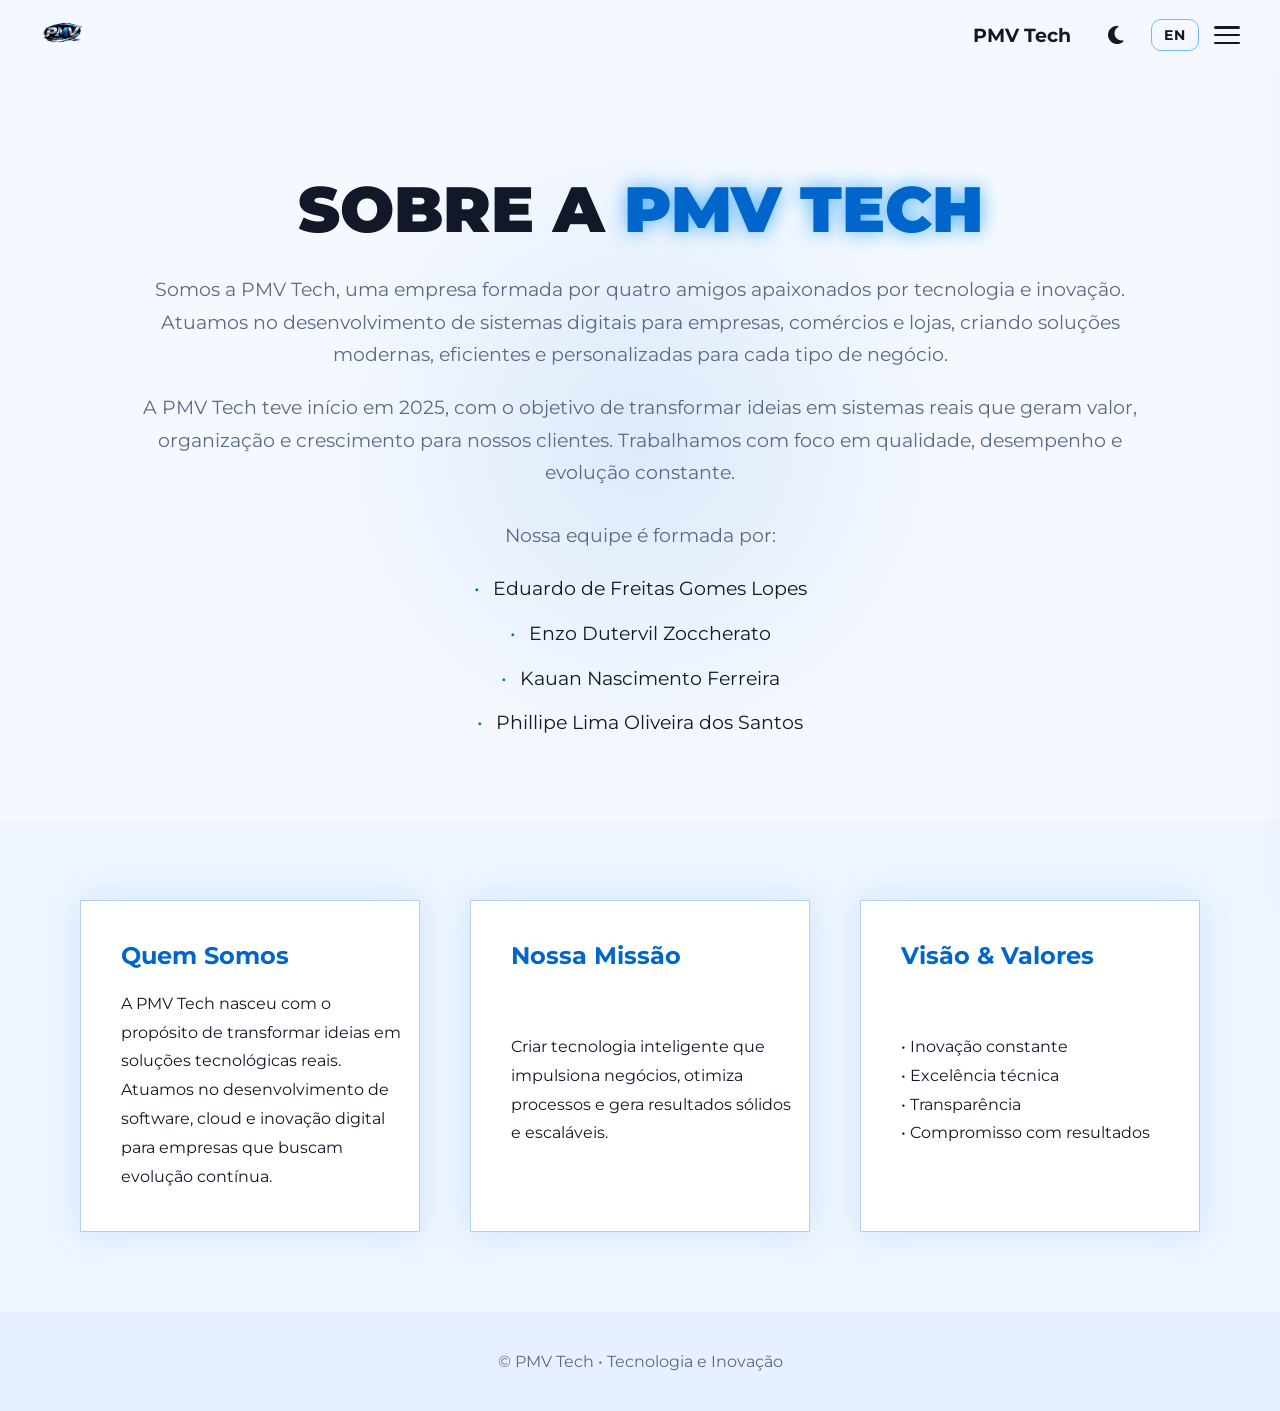
<file: empresa.html>
<!DOCTYPE html>
<html lang="pt-BR">
<head>
<meta charset="UTF-8">
<meta name="viewport" content="width=device-width, initial-scale=1.0">
<title>PMV Tech • Empresa</title>
<link rel ="icon" href = "icon_bar.ico">
<link href="https://fonts.googleapis.com/css2?family=Montserrat:wght@300;500;700;900&display=swap" rel="stylesheet">
<!-- Ícones para tema -->
<link rel="stylesheet" href="https://cdnjs.cloudflare.com/ajax/libs/font-awesome/6.4.0/css/all.min.css">

<style>
:root{
  --blue:#1e90ff;
  --blue-glow:#4db2ff;
  --bg:#050505;
  --bg-2:#0b0b0b;
  --gray:#9ca3af;
  --text-color: #fff;
  --nav-bg: rgba(0,0,0,.7);
  --sidebar-bg: rgba(5, 5, 5, 0.98);
  --footer-bg: #000;
  --box-bg: transparent;
  --box-border: rgba(30,144,255,.3);
  --overlay-bg: rgba(0, 0, 0, 0.8);
  --border-color: rgba(30, 144, 255, 0.3);
  --shadow-color: rgba(0, 0, 0, 0.8);
  --hero-gradient: radial-gradient(circle at center, rgba(30,144,255,.15), transparent 45%);
}

/* TEMA CLARO */
:root.light-theme {
  --blue: #0066cc;
  --blue-glow: #4db2ff;
  --bg: #f5f9ff;
  --bg-2: #eef5ff;
  --gray: #5a6a85;
  --text-color: #111827;
  --nav-bg: rgba(245, 249, 255, 0.95);
  --sidebar-bg: rgba(245, 249, 255, 0.98);
  --footer-bg: #e6f0ff;
  --box-bg: #ffffff;
  --box-border: rgba(0, 102, 204, 0.3);
  --overlay-bg: rgba(0, 0, 0, 0.5);
  --border-color: rgba(0, 102, 204, 0.3);
  --shadow-color: rgba(0, 0, 0, 0.1);
  --hero-gradient: radial-gradient(circle at center, rgba(0,102,204,.1), transparent 45%);
}

*{
  margin:0;
  padding:0;
  box-sizing:border-box;
  font-family:'Montserrat', sans-serif;
  transition: background-color 0.4s ease, color 0.4s ease, border-color 0.4s ease;
}

body{
  background:var(--bg);
  color:var(--text-color);
  overflow-x: hidden;
  min-height: 100vh;
}

/* BOTAO DE TEMA */
.theme-toggle {
  background: transparent;
  border: none;
  color: var(--text-color);
  cursor: pointer;
  font-size: 1.3rem;
  width: 40px;
  height: 40px;
  display: flex;
  align-items: center;
  justify-content: center;
  border-radius: 50%;
  transition: transform 0.3s ease, background-color 0.3s ease;
}

.theme-toggle:hover {
  transform: rotate(15deg);
  background-color: rgba(30, 144, 255, 0.1);
}

/* NAV - MODIFICADO */
nav{
  padding:15px 40px; /* Reduzido de 20px para 15px */
  display:flex;
  justify-content: space-between;
  align-items:center;
  background:var(--nav-bg);
  position: fixed;
  top: 0;
  width: 100%;
  z-index: 1000;
  backdrop-filter: blur(10px);
  height: 70px; /* Altura fixa para consistência */
}

/* LADO ESQUERDO: Apenas Logo */
.nav-left {
  display: flex;
  align-items: center;
}

nav img{
  height: 45px; /* Reduzido de 50px para 45px */
  width: auto;
}

/* LADO DIREITO: Texto + Botao idioma + Botão Tema + Hamburger */
.nav-right {
  display: flex;
  align-items: center;
  gap: 15px;
}

.nav-brand {
  color: var(--text-color);
  font-size: 1.2rem;
  font-weight: 700;
  margin-right: 10px;
}

/* BOTAO IDIOMA */
.lang-btn{
  border:1px solid rgba(30,144,255,.6);
  background:transparent;
  color:var(--text-color);
  padding:8px 12px; /* Reduzido de 10px 14px */
  border-radius:10px;
  font-weight:700;
  letter-spacing:1px;
  cursor:pointer;
  transition:.2s;
  line-height:1;
  font-size: 0.9rem;
}

.lang-btn:hover{
  background:rgba(30,144,255,.15);
}

/* HAMBURGER MENU */
.hamburger {
  display: flex;
  flex-direction: column;
  justify-content: space-between;
  width: 26px; /* Reduzido de 30px */
  height: 18px; /* Reduzido de 21px */
  cursor: pointer;
  z-index: 1001;
  transition: transform 0.3s ease;
}

.hamburger span {
  display: block;
  height: 2.5px; /* Reduzido de 3px */
  width: 100%;
  background-color: var(--text-color);
  border-radius: 2px;
  transition: 0.3s;
}

.hamburger.active span:nth-child(1) {
  transform: translateY(7.5px) rotate(45deg); /* Ajustado para nova altura */
}

.hamburger.active span:nth-child(2) {
  opacity: 0;
}

.hamburger.active span:nth-child(3) {
  transform: translateY(-7.5px) rotate(-45deg); /* Ajustado para nova altura */
}

/* SIDEBAR */
.sidebar {
  position: fixed;
  top: 0;
  right: -300px; /* Escondido fora da tela */
  width: 280px;
  height: 100vh;
  background: var(--sidebar-bg);
  padding: 90px 30px 40px; /* Reduzido de 100px para 90px no topo */
  z-index: 999;
  transition: right 0.4s ease;
  box-shadow: -5px 0 30px var(--shadow-color);
  border-left: 1px solid var(--border-color);
}

.sidebar.active {
  right: 0; /* Aparece na tela */
}

.sidebar-header {
  position: absolute;
  top: 20px; /* Reduzido de 25px */
  left: 30px;
  display: flex;
  align-items: center;
  gap: 10px;
}

.sidebar-header img {
  height: 40px;
}

.sidebar-header span {
  color: var(--blue);
  font-weight: 700;
  font-size: 1.1rem;
}

.sidebar ul {
  list-style: none;
  margin-top: 30px;
}

.sidebar li {
  margin-bottom: 20px;
  border-bottom: 1px solid rgba(128, 128, 128, 0.2);
  padding-bottom: 15px;
}

.sidebar a {
  color: var(--gray);
  text-decoration: none;
  font-size: 1.1rem;
  letter-spacing: 1px;
  display: block;
  transition: 0.3s;
  padding: 8px 0;
}

.sidebar a:hover {
  color: var(--blue);
  padding-left: 10px;
}

/* OVERLAY QUANDO MENU ABERTO */
.overlay {
  position: fixed;
  top: 0;
  left: 0;
  width: 100%;
  height: 100%;
  background: var(--overlay-bg);
  z-index: 998;
  opacity: 0;
  visibility: hidden;
  transition: 0.3s;
}

.overlay.active {
  opacity: 1;
  visibility: visible;
}

/* HERO - CENTRALIZADO COM WIDTH MAIOR E MENOS ESPAÇO */
.hero{
  min-height:70vh;
  display:flex;
  flex-direction: column;
  align-items: center;
  justify-content: center;
  padding: 100px 80px 80px; /* Ajustado padding */
  background: var(--hero-gradient);
  margin-top: 70px; /* Reduzido de 70px para 70px (já estava ajustado) */
  text-align: center;
}

.hero > div {
  max-width: 1100px;
  width: 100%;
}

.hero h1{
  font-size:4rem;
  font-weight:900;
  text-transform:uppercase;
  margin-bottom: 25px;
  color: var(--text-color);
}

.hero h1 span{
  color:var(--blue);
  text-shadow:0 0 20px var(--blue-glow);
}

.hero p{
  margin-bottom: 20px;
  font-size:1.2rem;
  color:var(--gray);
  line-height: 1.7;
  text-align: center;
  max-width: 1000px;
  margin-left: auto;
  margin-right: auto;
}

/* ESTILO PARA A LISTA DE NOMES EM PIRÂMIDE */
.team-list {
  margin-top: 30px;
  text-align: center;
}

.team-list p {
  font-size: 1.2rem;
  color: var(--gray);
  margin-bottom: 20px;
  text-align: center;
}

.team-names {
  display: flex;
  flex-direction: column;
  align-items: center;
  gap: 10px;
  margin-top: 15px;
}

.name-item {
  font-size: 1.2rem;
  color: var(--text-color);
  line-height: 1.8;
  text-align: center;
  width: 100%;
}

.name-item::before {
  content: "• ";
  color: var(--blue);
  margin-right: 8px;
}

/* CONTENT */
section{
  padding:80px;
  background:var(--bg-2);
  display: flex;
  justify-content: center;
}

.grid{
  display:grid;
  grid-template-columns:repeat(auto-fit,minmax(280px,1fr));
  gap:50px;
  max-width: 1200px;
  width: 100%;
}

.box{
  background: var(--box-bg);
  border:1px solid var(--box-border);
  padding:40px;
  box-shadow:0 0 30px rgba(30,144,255,.15);
  display:grid;
  transition:.3s;
  grid-template-columns:repeat(auto-fit, minmax(280px, 1fr));
}

.box:hover{
  transform:translateY(-8px);
  box-shadow:0 0 40px rgba(30,144,255,.3);
}

.box h2{
  color:var(--blue);
  margin-bottom:20px;
}

.box p{
  color:var(--text-color);
  line-height:1.8;
}

/* FOOTER */
footer{
  padding:40px;
  text-align:center;
  background:var(--footer-bg);
  color:var(--gray);
}

/* RESPONSIVO */
@media(max-width:900px){
  nav {
    padding: 12px 20px; /* Reduzido de 15px */
    height: 65px;
  }

  .hero, section{
    padding: 80px 30px 60px;
  }

  .hero {
    margin-top: 65px; /* Ajustado para altura do nav */
    padding-top: 90px; /* Ajustado */
  }

  .hero h1{
    font-size:2.8rem;
  }

  .nav-brand {
    font-size: 1rem;
  }

  nav img {
    height: 40px; /* Reduzido de 50px */
  }

  .sidebar {
    width: 250px;
    padding: 85px 25px 40px; /* Ajustado */
  }

  .nav-right {
    gap: 10px;
  }

  .grid {
    padding: 0 20px;
  }

  .name-item {
    font-size: 1.1rem;
  }
  
  .sidebar-header {
    top: 18px;
  }
}

/* Para telas muito pequenas, esconder o texto PMV Tech */
@media(max-width: 480px) {
  .nav-brand {
    display: none;
  }

  .nav-right {
    gap: 8px;
  }
  
  .theme-toggle {
    font-size: 1.2rem;
    width: 32px;
    height: 32px;
  }
  
  .lang-btn {
    padding: 7px 10px;
    font-size: 0.85rem;
  }
  
  nav {
    padding: 10px 15px;
    height: 60px;
  }

  .hero h1 {
    font-size: 2.2rem;
  }

  .hero p {
    font-size: 1rem;
  }

  .hero {
    margin-top: 60px;
    padding: 80px 20px 60px;
  }

  .name-item {
    font-size: 1rem;
  }
  
  nav img {
    height: 38px;
  }
  
  .hamburger {
    width: 24px;
    height: 16px;
  }
}
</style>
</head>

<body>
<nav>
  <div class="nav-left">
    <a href="index.html"><img src="logo_pmv.png" alt="PMV Tech"></a>
  </div>

  <div class="nav-right">
    <span class="nav-brand">PMV Tech</span>
    
    <!-- BOTAO TEMA -->
    <button class="theme-toggle" id="themeToggle" aria-label="Alternar tema">
      <i class="fas fa-sun"></i>
    </button>

    <!-- BOTAO IDIOMA -->
    <button class="lang-btn" id="langToggle" type="button">EN</button>

    <div class="hamburger" id="hamburger">
      <span></span>
      <span></span>
      <span></span>
    </div>
  </div>
</nav>

<div class="overlay" id="overlay"></div>

<div class="sidebar" id="sidebar">
  <div class="sidebar-header">
    <img src="logo_pmv.png" alt="PMV Tech">
    <span>PMV Tech</span>
  </div>

  <ul>
    <li><a href="index.html">INÍCIO</a></li>
    <li><a href="solu.html">SOLUÇÕES</a></li>
    <li><a href="empresa.html">SOBRE NÓS</a></li>
    <li><a href="https://www.instagram.com/pmv.tech/" target="_blank">CONTATO</a></li>
  </ul>
</div>

<section class="hero">
  <div>
    <h1>Sobre a <span>PMV Tech</span></h1>
    <p>
      Somos a PMV Tech, uma empresa formada por quatro amigos apaixonados por tecnologia
      e inovação. Atuamos no desenvolvimento de sistemas digitais para empresas,
      comércios e lojas, criando soluções modernas, eficientes e personalizadas
      para cada tipo de negócio.
    </p>

    <p>
      A PMV Tech teve início em 2025, com o objetivo de transformar ideias em sistemas
      reais que geram valor, organização e crescimento para nossos clientes.
      Trabalhamos com foco em qualidade, desempenho e evolução constante.
    </p>

    <div class="team-list">
      <p>Nossa equipe é formada por:</p>
      <div class="team-names">
        <div class="name-item">Eduardo de Freitas Gomes Lopes</div>
        <div class="name-item">Enzo Dutervil Zoccherato</div>
        <div class="name-item">Kauan Nascimento Ferreira</div>
        <div class="name-item">Phillipe Lima Oliveira dos Santos</div>
      </div>
    </div>
  </div>
</section>

<section>
  <div class="grid">
    <div class="box">
      <h2>Quem Somos</h2>
      <p>
        A PMV Tech nasceu com o propósito de transformar
        ideias em soluções tecnológicas reais. Atuamos
        no desenvolvimento de software, cloud e inovação
        digital para empresas que buscam evolução contínua.
      </p>
    </div>

    <div class="box">
      <h2>Nossa Missão</h2>
      <p>
        Criar tecnologia inteligente que impulsiona
        negócios, otimiza processos e gera resultados
        sólidos e escaláveis.
      </p>
    </div>

    <div class="box">
      <h2>Visão & Valores</h2>
      <p>
        • Inovação constante<br>
        • Excelência técnica<br>
        • Transparência<br>
        • Compromisso com resultados
      </p>
    </div>
  </div>
</section>

<footer>
  © PMV Tech • Tecnologia e Inovação
</footer>

<script>
document.addEventListener('DOMContentLoaded', function() {
  const hamburger = document.getElementById('hamburger');
  const sidebar = document.getElementById('sidebar');
  const overlay = document.getElementById('overlay');

  // Abrir/fechar sidebar
  hamburger.addEventListener('click', function(e) {
    e.stopPropagation();
    this.classList.toggle('active');
    sidebar.classList.toggle('active');
    overlay.classList.toggle('active');
  });

  // Fechar sidebar ao clicar no overlay
  overlay.addEventListener('click', function() {
    hamburger.classList.remove('active');
    sidebar.classList.remove('active');
    this.classList.remove('active');
  });

  // Fechar sidebar ao clicar fora
  document.addEventListener('click', function(e) {
    if (!sidebar.contains(e.target) && !hamburger.contains(e.target)) {
      hamburger.classList.remove('active');
      sidebar.classList.remove('active');
      overlay.classList.remove('active');
    }
  });

  // Fechar sidebar ao clicar em um link
  const sidebarLinks = document.querySelectorAll('.sidebar a');
  sidebarLinks.forEach(link => {
    link.addEventListener('click', function() {
      hamburger.classList.remove('active');
      sidebar.classList.remove('active');
      overlay.classList.remove('active');
    });
  });

  // Prevenir fechamento ao clicar dentro da sidebar
  sidebar.addEventListener('click', function(e) {
    e.stopPropagation();
  });

  // ---- IDIOMA (PT/EN) ----
  const langBtn = document.getElementById('langToggle');
  if (langBtn) {
    const path = window.location.pathname;
    const file = path.split('/').pop() || 'index.html';
    const isEnglish = file.includes('-en');

    langBtn.textContent = isEnglish ? 'PT' : 'EN';

    langBtn.addEventListener('click', function() {
      const map = {
        'index.html': 'index-en.html',
        'empresa.html': 'empresa-en.html',
        'solu.html': 'solu-en.html',

        'index-en.html': 'index.html',
        'empresa-en.html': 'empresa.html',
        'solu-en.html': 'solu.html',
      };

      const target = map[file] || (isEnglish ? 'index.html' : 'index-en.html');
      const base = path.replace(file, '');
      window.location.href = base + target;
    });
  }

  // =========== SISTEMA DE TEMA ===========
  
  // Elementos do tema
  const themeToggle = document.getElementById('themeToggle');
  const themeIcon = themeToggle.querySelector('i');
  const root = document.documentElement;
  
  // Verificar preferência salva ou usar preferência do sistema
  const savedTheme = localStorage.getItem('pmv-tech-theme');
  const prefersLight = window.matchMedia('(prefers-color-scheme: light)').matches;
  
  // Aplicar tema: salvo > preferência do sistema > padrão (escuro)
  let currentTheme = 'dark';
  
  if (savedTheme) {
    currentTheme = savedTheme;
  } else if (prefersLight) {
    currentTheme = 'light';
  }
  
  // Aplicar tema inicial
  if (currentTheme === 'light') {
    root.classList.add('light-theme');
    themeIcon.classList.remove('fa-sun');
    themeIcon.classList.add('fa-moon'); // Tema claro = ícone de lua
  } else {
    themeIcon.classList.remove('fa-moon');
    themeIcon.classList.add('fa-sun'); // Tema escuro = ícone de sol
  }
  
  // Alternar tema ao clicar no botão
  themeToggle.addEventListener('click', function() {
    // Alternar classe no elemento root
    root.classList.toggle('light-theme');
    
    // Verificar qual tema está ativo
    const isLightTheme = root.classList.contains('light-theme');
    
    // Alternar ícone CORRETAMENTE
    if (isLightTheme) {
      // Tema claro ativo = mostrar ícone de lua
      themeIcon.classList.remove('fa-sun');
      themeIcon.classList.add('fa-moon');
      // Salvar preferência
      localStorage.setItem('pmv-tech-theme', 'light');
    } else {
      // Tema escuro ativo = mostrar ícone de sol
      themeIcon.classList.remove('fa-moon');
      themeIcon.classList.add('fa-sun');
      // Salvar preferência
      localStorage.setItem('pmv-tech-theme', 'dark');
    }
    
    // Efeito visual de clique
    themeToggle.style.transform = 'scale(0.9)';
    setTimeout(() => {
      themeToggle.style.transform = 'scale(1)';
    }, 150);
  });
  
  // Adicionar transição suave apenas após o carregamento da página
  setTimeout(() => {
    document.querySelectorAll('*').forEach(el => {
      el.style.transition = 'background-color 0.4s ease, color 0.4s ease, border-color 0.4s ease';
    });
  }, 100);
});
</script>

</body>
</html>
</file>
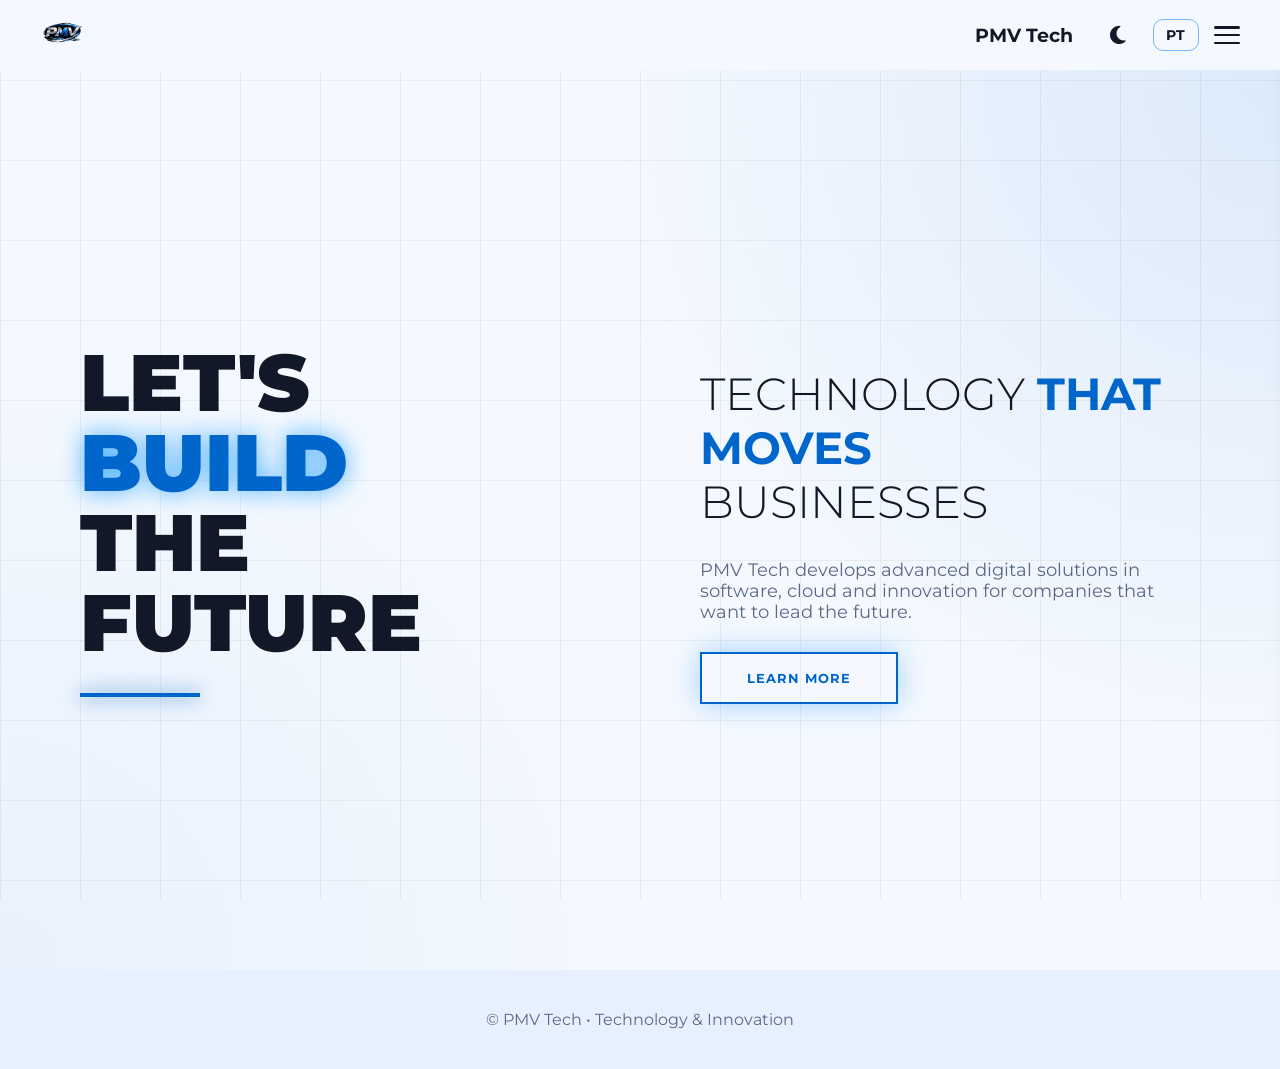
<file: index-en.html>
<!DOCTYPE html>
<html lang="en">
<head>
<meta charset="UTF-8">
<meta name="viewport" content="width=device-width, initial-scale=1.0">
<title>PMV Tech</title>

<link href="https://fonts.googleapis.com/css2?family=Montserrat:wght@300;500;700;900&display=swap" rel="stylesheet">
<link rel ="icon" href = "icon_bar.ico">
<!-- Ícones para tema -->
<link rel="stylesheet" href="https://cdnjs.cloudflare.com/ajax/libs/font-awesome/6.4.0/css/all.min.css">
<style>
:root{
  --blue:#1e90ff;
  --blue-glow:#4db2ff;
  --bg:#050505;
  --gray:#9ca3af;
  --text-color: #fff;
  --nav-bg: rgba(0,0,0,.7);
  --sidebar-bg: rgba(5, 5, 5, 0.98);
  --footer-bg: #000;
  --button-text: #fff;
  --button-text-hover: #fff;
  --grid-color: rgba(255,255,255,.04);
  --overlay-bg: rgba(0, 0, 0, 0.8);
  --border-color: rgba(30, 144, 255, 0.3);
  --shadow-color: rgba(0, 0, 0, 0.8);
  --hero-gradient: radial-gradient(circle at top right, rgba(30,144,255,.15), transparent 45%),
                   radial-gradient(circle at bottom left, rgba(30,144,255,.08), transparent 45%);
}

/* LIGHT THEME */
:root.light-theme {
  --blue: #0066cc;
  --blue-glow: #4db2ff;
  --bg: #f5f9ff;
  --gray: #5a6a85;
  --text-color: #111827;
  --nav-bg: rgba(245, 249, 255, 0.95);
  --sidebar-bg: rgba(245, 249, 255, 0.98);
  --footer-bg: #e6f0ff;
  --button-text: #0066cc; /* Blue text in light theme */
  --button-text-hover: #fff; /* White text on hover */
  --grid-color: rgba(0, 0, 0, 0.05);
  --overlay-bg: rgba(0, 0, 0, 0.5);
  --border-color: rgba(0, 102, 204, 0.3);
  --shadow-color: rgba(0, 0, 0, 0.1);
  --hero-gradient: radial-gradient(circle at top right, rgba(0,102,204,.1), transparent 45%),
                   radial-gradient(circle at bottom left, rgba(0,102,204,.05), transparent 45%);
}

*{
  margin:0;
  padding:0;
  box-sizing:border-box;
  font-family:'Montserrat', sans-serif;
  transition: background-color 0.4s ease, color 0.4s ease, border-color 0.4s ease;
}

body{
  background:var(--bg);
  color:var(--text-color);
  overflow-x: hidden;
  min-height: 100vh;
}

/* THEME TOGGLE BUTTON */
.theme-toggle {
  background: transparent;
  border: none;
  color: var(--text-color);
  cursor: pointer;
  font-size: 1.3rem;
  width: 40px;
  height: 40px;
  display: flex;
  align-items: center;
  justify-content: center;
  border-radius: 50%;
  transition: transform 0.3s ease, background-color 0.3s ease;
}

.theme-toggle:hover {
  transform: rotate(15deg);
  background-color: rgba(30, 144, 255, 0.1);
}

/* NAV - MODIFIED */
nav{
  padding:15px 40px; /* Reduced from 20px to 15px */
  display:flex;
  justify-content: space-between;
  align-items:center;
  background:var(--nav-bg);
  position: fixed;
  top: 0;
  width: 100%;
  z-index: 1000;
  backdrop-filter: blur(10px);
  height: 70px; /* Fixed height for consistency */
}

/* LEFT SIDE: Logo only */
.nav-left {
  display: flex;
  align-items: center;
}

nav img{
  height: 45px; /* Reduced from 50px to 45px */
  width: auto;
}

/* RIGHT SIDE: Text + Language Button + Theme Button + Hamburger */
.nav-right {
  display: flex;
  align-items: center;
  gap: 15px;
}

.nav-brand {
  color: var(--text-color);
  font-size: 1.2rem;
  font-weight: 700;
  margin-right: 10px;
}

/* LANGUAGE BUTTON */
.lang-btn{
  border:1px solid rgba(30,144,255,.6);
  background:transparent;
  color:var(--text-color);
  padding:8px 12px; /* Reduced from 10px 14px */
  border-radius:10px;
  font-weight:700;
  letter-spacing:1px;
  cursor:pointer;
  transition:.2s;
  line-height:1;
  font-size: 0.9rem;
}

.lang-btn:hover{
  background:rgba(30,144,255,.15);
}

/* HAMBURGER MENU */
.hamburger {
  display: flex;
  flex-direction: column;
  justify-content: space-between;
  width: 26px; /* Reduced from 30px */
  height: 18px; /* Reduced from 21px */
  cursor: pointer;
  z-index: 1001;
  transition: transform 0.3s ease;
}

.hamburger span {
  display: block;
  height: 2.5px; /* Reduced from 3px */
  width: 100%;
  background-color: var(--text-color);
  border-radius: 2px;
  transition: 0.3s;
}

.hamburger.active span:nth-child(1) {
  transform: translateY(7.5px) rotate(45deg); /* Adjusted for new height */
}

.hamburger.active span:nth-child(2) {
  opacity: 0;
}

.hamburger.active span:nth-child(3) {
  transform: translateY(-7.5px) rotate(-45deg); /* Adjusted for new height */
}

/* SIDEBAR */
.sidebar {
  position: fixed;
  top: 0;
  right: -300px; /* Hidden off screen */
  width: 280px;
  height: 100vh;
  background: var(--sidebar-bg);
  padding: 90px 30px 40px; /* Reduced from 100px to 90px top padding */
  z-index: 999;
  transition: right 0.4s ease;
  box-shadow: -5px 0 30px var(--shadow-color);
  border-left: 1px solid var(--border-color);
}

.sidebar.active {
  right: 0; /* Appears on screen */
}

.sidebar-header {
  position: absolute;
  top: 20px; /* Reduced from 25px */
  left: 30px;
  display: flex;
  align-items: center;
  gap: 10px;
}

.sidebar-header img {
  height: 40px;
}

.sidebar-header span {
  color: var(--blue);
  font-weight: 700;
  font-size: 1.1rem;
}

.sidebar ul {
  list-style: none;
  margin-top: 30px;
}

.sidebar li {
  margin-bottom: 20px;
  border-bottom: 1px solid rgba(128, 128, 128, 0.2);
  padding-bottom: 15px;
}

.sidebar a {
  color: var(--gray);
  text-decoration: none;
  font-size: 1.1rem;
  letter-spacing: 1px;
  display: block;
  transition: 0.3s;
  padding: 8px 0;
}

.sidebar a:hover {
  color: var(--blue);
  padding-left: 10px;
}

/* OVERLAY WHEN MENU IS OPEN */
.overlay {
  position: fixed;
  top: 0;
  left: 0;
  width: 100%;
  height: 100%;
  background: var(--overlay-bg);
  z-index: 998;
  opacity: 0;
  visibility: hidden;
  transition: 0.3s;
}

.overlay.active {
  opacity: 1;
  visibility: visible;
}

/* HERO - HOME PAGE CONTENT */
.hero{
  min-height:100vh;
  display:grid;
  grid-template-columns:1fr 1fr;
  align-items:center;
  padding: 110px 80px 80px; /* Reduced from 140px to 110px top padding */
  background: var(--hero-gradient);
  margin-top: 70px; /* Reduced from 90px to 70px */
}

/* LEFT TEXT */
.hero-left{
  position:relative;
}

.hero-left h1{
  font-size:5rem;
  font-weight:900;
  line-height:1;
  text-transform:uppercase;
  color: var(--text-color);
}

.hero-left h1 span{
  color:var(--blue);
  text-shadow:0 0 25px var(--blue-glow);
}

.hero-left .tech-line{
  margin:30px 0;
  width:120px;
  height:4px;
  background:var(--blue);
  box-shadow:0 0 20px var(--blue);
}

/* RIGHT CONTENT */
.hero-right{
  padding-left:60px;
}

.hero-right h2{
  font-size:2.8rem;
  font-weight:300;
  color: var(--text-color);
}

.hero-right h2 strong{
  color:var(--blue);
  font-weight:700;
}

.hero-right p{
  margin:30px 0;
  font-size:1.1rem;
  color:var(--gray);
  max-width:500px;
}

/* "LEARN MORE" BUTTON - FIXED */
.hero-right button{
  padding:16px 45px;
  background:transparent;
  border:2px solid var(--blue);
  color:var(--button-text); /* Uses specific button variable */
  font-weight:700;
  letter-spacing:1px;
  cursor:pointer;
  box-shadow:0 0 30px rgba(30,144,255,.4);
  transition: all 0.3s ease;
}

.hero-right button:hover{
  background:var(--blue);
  color:var(--button-text-hover); /* White text on hover */
}

/* DECOR ELEMENTS */
.grid-bg{
  position:absolute;
  inset:0;
  background-image:
    linear-gradient(var(--grid-color) 1px, transparent 1px),
    linear-gradient(90deg, var(--grid-color) 1px, transparent 1px);
  background-size:80px 80px;
  pointer-events:none;
}

/* FOOTER */
footer{
  padding:40px;
  text-align:center;
  background:var(--footer-bg);
  color:var(--gray);
}

/* RESPONSIVE */
@media(max-width:900px){
  nav {
    padding: 12px 20px; /* Reduced from 15px */
    height: 65px;
  }

  .hero{
    padding: 100px 20px 60px; /* Reduced from 120px to 100px top padding */
    grid-template-columns: 1fr;
    margin-top: 65px; /* Adjusted for nav height */
  }

  .hero h1{
    font-size:2.5rem;
  }

  .nav-brand {
    font-size: 1rem;
  }

  nav img {
    height: 40px; /* Reduced from 50px */
  }

  .sidebar {
    width: 250px;
    padding: 85px 25px 40px; /* Adjusted */
  }

  .nav-right {
    gap: 10px;
  }

  .hero-right{
    padding-left:0;
    margin-top: 60px;
  }

  .hero-left h1 {
    font-size: 3rem;
  }

  .hero-right h2 {
    font-size: 2rem;
  }
  
  .sidebar-header {
    top: 18px;
  }
}

/* For very small screens */
@media(max-width: 480px) {
  .nav-brand {
    display: none;
  }
  
  .nav-right {
    gap: 8px;
  }
  
  .theme-toggle {
    font-size: 1.2rem;
    width: 32px;
    height: 32px;
  }
  
  .lang-btn {
    padding: 7px 10px;
    font-size: 0.85rem;
  }
  
  nav {
    padding: 10px 15px;
    height: 60px;
  }
  
  .hero {
    margin-top: 60px;
    padding: 90px 15px 50px;
  }
  
  nav img {
    height: 38px;
  }
  
  .hamburger {
    width: 24px;
    height: 16px;
  }
}
</style>
</head>

<body>
<nav>
  <div class="nav-left">
    <a href="index-en.html"><img src="logo_pmv.png" alt="PMV Tech"></a>
  </div>

  <div class="nav-right">
    <span class="nav-brand">PMV Tech</span>

    <!-- THEME BUTTON -->
    <button class="theme-toggle" id="themeToggle" aria-label="Toggle theme">
      <i class="fas fa-sun"></i>
    </button>

    <!-- LANGUAGE BUTTON -->
    <button class="lang-btn" id="langToggle" type="button">PT</button>

    <div class="hamburger" id="hamburger">
      <span></span>
      <span></span>
      <span></span>
    </div>
  </div>
</nav>

<div class="overlay" id="overlay"></div>

<div class="sidebar" id="sidebar">
  <div class="sidebar-header">
    <img src="logo_pmv.png" alt="PMV Tech">
    <span>PMV Tech</span>
  </div>

  <ul>
    <li><a href="index-en.html">HOME</a></li>
    <li><a href="solu-en.html">SOLUTIONS</a></li>
    <li><a href="empresa-en.html">ABOUT US</a></li>
    <li><a href="https://www.instagram.com/pmv.tech/" target="_blank">CONTACT</a></li>
  </ul>
</div>

<section class="hero">
  <div class="grid-bg"></div>

  <div class="hero-left">
    <h1>LET'S<br><span>BUILD</span><br>THE<br>FUTURE</h1>
    <div class="tech-line"></div>
  </div>

  <div class="hero-right">
    <h2>TECHNOLOGY <strong>THAT MOVES</strong><br>BUSINESSES</h2>
    <p>
      PMV Tech develops advanced digital solutions
      in software, cloud and innovation for companies
      that want to lead the future.
    </p>
    <a href="empresa-en.html"><button>LEARN MORE</button></a>
  </div>
</section>

<footer>
  © PMV Tech • Technology & Innovation
</footer>

<script>
document.addEventListener('DOMContentLoaded', function() {
  const hamburger = document.getElementById('hamburger');
  const sidebar = document.getElementById('sidebar');
  const overlay = document.getElementById('overlay');

  // Open/close sidebar
  hamburger.addEventListener('click', function(e) {
    e.stopPropagation();
    this.classList.toggle('active');
    sidebar.classList.toggle('active');
    overlay.classList.toggle('active');
  });

  // Close sidebar when clicking overlay
  overlay.addEventListener('click', function() {
    hamburger.classList.remove('active');
    sidebar.classList.remove('active');
    this.classList.remove('active');
  });

  // Close sidebar when clicking outside
  document.addEventListener('click', function(e) {
    if (!sidebar.contains(e.target) && !hamburger.contains(e.target)) {
      hamburger.classList.remove('active');
      sidebar.classList.remove('active');
      overlay.classList.remove('active');
    }
  });

  // Close sidebar when clicking a link
  const sidebarLinks = document.querySelectorAll('.sidebar a');
  sidebarLinks.forEach(link => {
    link.addEventListener('click', function() {
      hamburger.classList.remove('active');
      sidebar.classList.remove('active');
      overlay.classList.remove('active');
    });
  });

  // Prevent closing when clicking inside sidebar
  sidebar.addEventListener('click', function(e) {
    e.stopPropagation();
  });

  // ---- LANGUAGE (PT/EN) ----
  const langBtn = document.getElementById('langToggle');
  if (langBtn) {
    const path = window.location.pathname;
    const file = path.split('/').pop() || 'index.html';
    const isEnglish = file.includes('-en');

    langBtn.textContent = isEnglish ? 'PT' : 'EN';

    langBtn.addEventListener('click', function() {
      const map = {
        'index.html': 'index-en.html',
        'empresa.html': 'empresa-en.html',
        'solu.html': 'solu-en.html',

        'index-en.html': 'index.html',
        'empresa-en.html': 'empresa.html',
        'solu-en.html': 'solu.html',
      };

      const target = map[file] || (isEnglish ? 'index.html' : 'index-en.html');
      const base = path.replace(file, '');
      window.location.href = base + target;
    });
  }

  // =========== THEME SYSTEM ===========
  
  // Theme elements
  const themeToggle = document.getElementById('themeToggle');
  const themeIcon = themeToggle.querySelector('i');
  const root = document.documentElement;
  
  // Check saved preference or use system preference
  const savedTheme = localStorage.getItem('pmv-tech-theme');
  const prefersLight = window.matchMedia('(prefers-color-scheme: light)').matches;
  
  // Apply theme: saved > system preference > default (dark)
  let currentTheme = 'dark';
  
  if (savedTheme) {
    currentTheme = savedTheme;
  } else if (prefersLight) {
    currentTheme = 'light';
  }
  
  // Apply initial theme
  if (currentTheme === 'light') {
    root.classList.add('light-theme');
    themeIcon.classList.remove('fa-sun');
    themeIcon.classList.add('fa-moon'); // Light theme = moon icon
  } else {
    themeIcon.classList.remove('fa-moon');
    themeIcon.classList.add('fa-sun'); // Dark theme = sun icon
  }
  
  // Toggle theme when clicking button
  themeToggle.addEventListener('click', function() {
    // Toggle class on root element
    root.classList.toggle('light-theme');
    
    // Check which theme is active
    const isLightTheme = root.classList.contains('light-theme');
    
    // Toggle icon CORRECTLY
    if (isLightTheme) {
      // Light theme active = show moon icon
      themeIcon.classList.remove('fa-sun');
      themeIcon.classList.add('fa-moon');
      // Save preference
      localStorage.setItem('pmv-tech-theme', 'light');
    } else {
      // Dark theme active = show sun icon
      themeIcon.classList.remove('fa-moon');
      themeIcon.classList.add('fa-sun');
      // Save preference
      localStorage.setItem('pmv-tech-theme', 'dark');
    }
    
    // Visual click effect
    themeToggle.style.transform = 'scale(0.9)';
    setTimeout(() => {
      themeToggle.style.transform = 'scale(1)';
    }, 150);
  });
  
  // Add smooth transition only after page loads
  // This prevents animations during initial loading
  setTimeout(() => {
    document.querySelectorAll('*').forEach(el => {
      el.style.transition = 'background-color 0.4s ease, color 0.4s ease, border-color 0.4s ease';
    });
  }, 100);
});
</script>

</body>
</html>
</file>
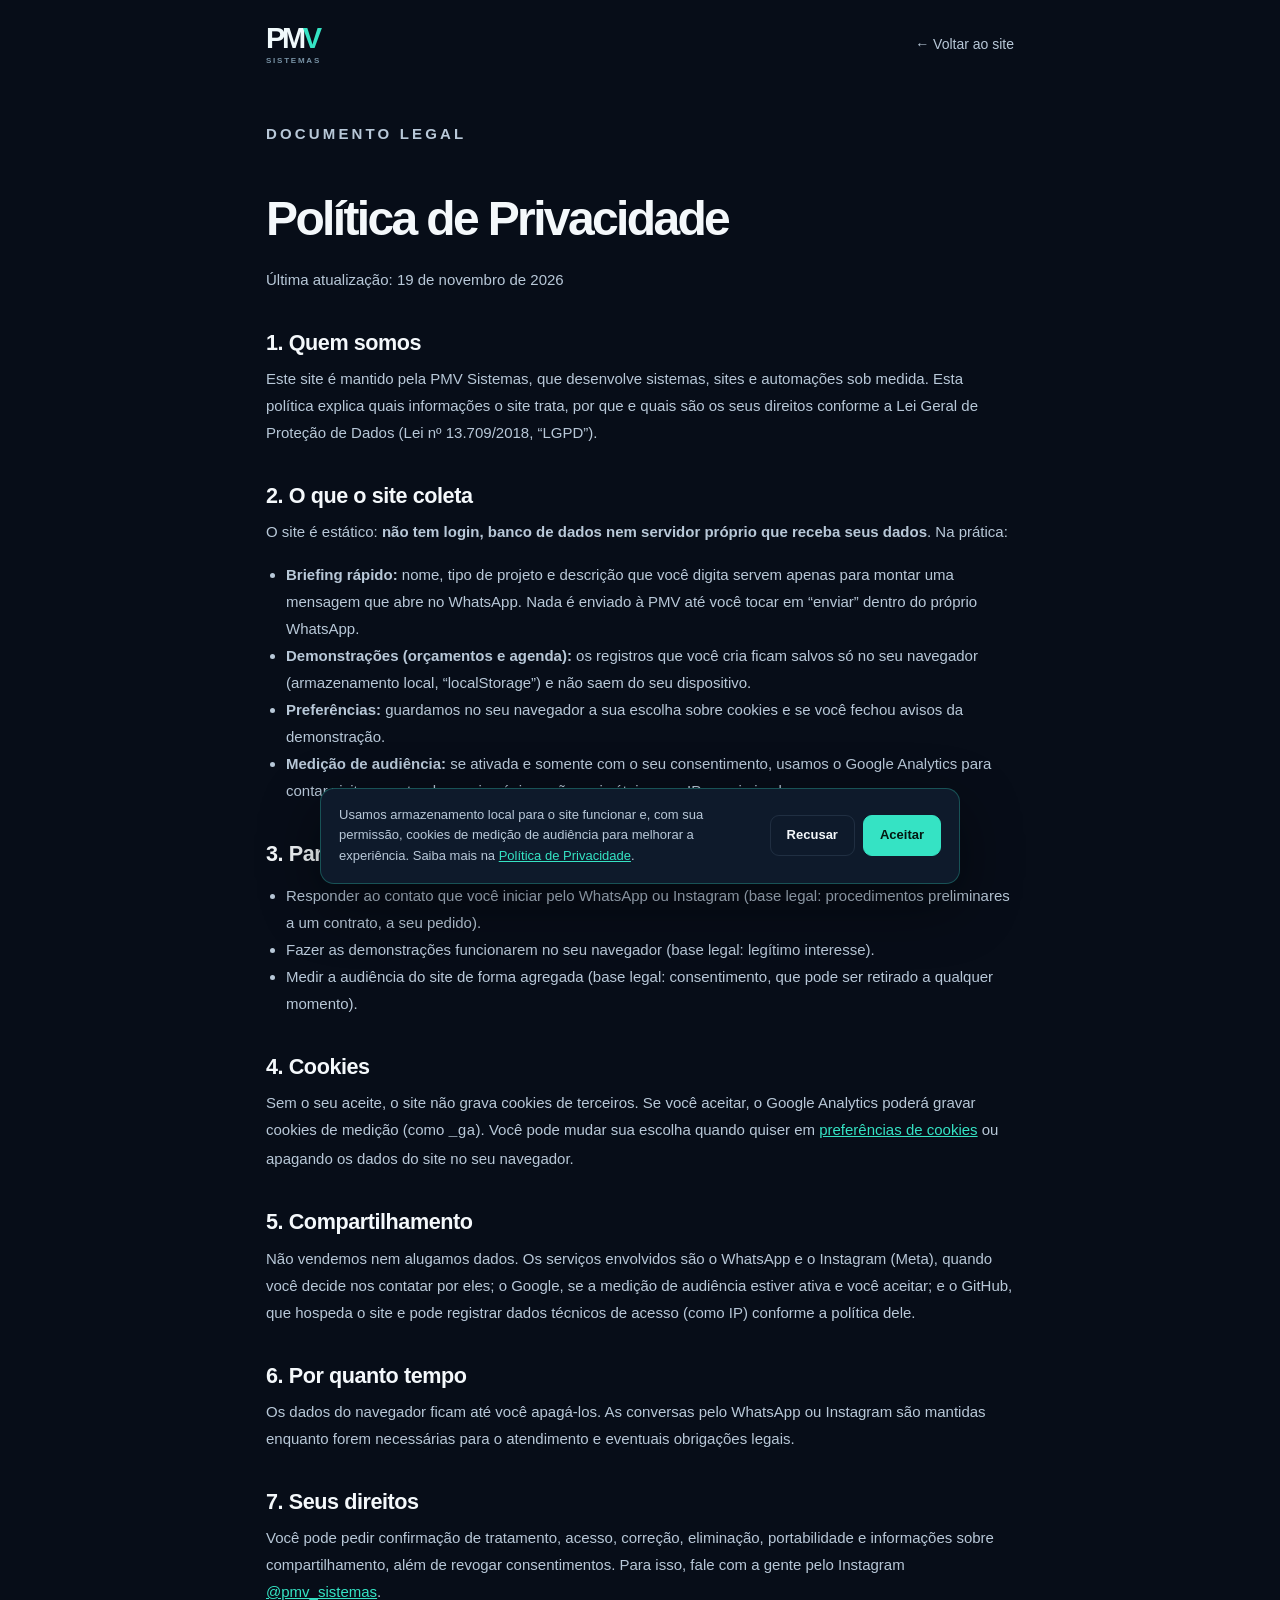
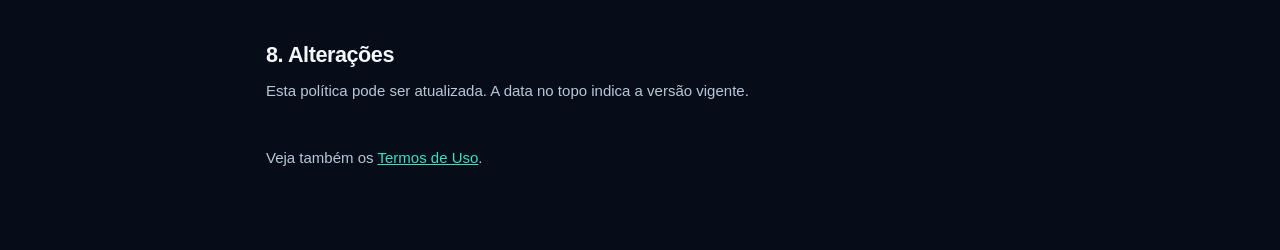
<file: privacidade.html>
<!doctype html>
<html lang="pt-BR">
<head>
<meta charset="utf-8"><meta name="viewport" content="width=device-width,initial-scale=1">
<meta name="theme-color" content="#070d18">
<title>Política de Privacidade | PMV Sistemas</title>
<meta name="description" content="Como a PMV Sistemas trata informações de quem visita o site: armazenamento local, briefing pelo WhatsApp, cookies e seus direitos pela LGPD.">
<link rel="canonical" href="https://pmv-tech.github.io/Website-about-us/privacidade.html">
<meta property="og:type" content="website"><meta property="og:site_name" content="PMV Sistemas"><meta property="og:locale" content="pt_BR">
<meta property="og:title" content="Política de Privacidade | PMV Sistemas"><meta property="og:description" content="Como tratamos as informações de quem visita o site da PMV Sistemas.">
<meta property="og:url" content="https://pmv-tech.github.io/Website-about-us/privacidade.html"><meta property="og:image" content="https://pmv-tech.github.io/Website-about-us/assets/og-image.jpg">
<meta name="twitter:card" content="summary_large_image">
<link rel="icon" href="assets/favicon.svg" type="image/svg+xml"><link rel="apple-touch-icon" href="assets/apple-touch-icon.png">
<link rel="stylesheet" href="styles.css"><script src="consent.js" defer></script>
</head>
<body>
<header class="legal-top"><a class="brand" href="index.html" aria-label="PMV Sistemas - página inicial"><span class="brand-letter">PM<span>V</span></span><span class="brand-caption">SISTEMAS</span></a><a class="back" href="index.html">← Voltar ao site</a></header>
<main class="legal-page">
<p class="overline">DOCUMENTO LEGAL</p>
<h1>Política de Privacidade</h1>
<p class="legal-updated">Última atualização: 19 de novembro de 2026</p>

<h2>1. Quem somos</h2>
<p>Este site é mantido pela PMV Sistemas, que desenvolve sistemas, sites e automações sob medida. Esta política explica quais informações o site trata, por que e quais são os seus direitos conforme a Lei Geral de Proteção de Dados (Lei nº 13.709/2018, “LGPD”).</p>

<h2>2. O que o site coleta</h2>
<p>O site é estático: <strong>não tem login, banco de dados nem servidor próprio que receba seus dados</strong>. Na prática:</p>
<ul>
<li><strong>Briefing rápido:</strong> nome, tipo de projeto e descrição que você digita servem apenas para montar uma mensagem que abre no WhatsApp. Nada é enviado à PMV até você tocar em “enviar” dentro do próprio WhatsApp.</li>
<li><strong>Demonstrações (orçamentos e agenda):</strong> os registros que você cria ficam salvos só no seu navegador (armazenamento local, “localStorage”) e não saem do seu dispositivo.</li>
<li><strong>Preferências:</strong> guardamos no seu navegador a sua escolha sobre cookies e se você fechou avisos da demonstração.</li>
<li><strong>Medição de audiência:</strong> se ativada e somente com o seu consentimento, usamos o Google Analytics para contar visitas e entender quais páginas são mais úteis, com IP anonimizado.</li>
</ul>

<h2>3. Para que usamos</h2>
<ul>
<li>Responder ao contato que você iniciar pelo WhatsApp ou Instagram (base legal: procedimentos preliminares a um contrato, a seu pedido).</li>
<li>Fazer as demonstrações funcionarem no seu navegador (base legal: legítimo interesse).</li>
<li>Medir a audiência do site de forma agregada (base legal: consentimento, que pode ser retirado a qualquer momento).</li>
</ul>

<h2>4. Cookies</h2>
<p>Sem o seu aceite, o site não grava cookies de terceiros. Se você aceitar, o Google Analytics poderá gravar cookies de medição (como <code>_ga</code>). Você pode mudar sua escolha quando quiser em <a href="#" data-cookie-settings>preferências de cookies</a> ou apagando os dados do site no seu navegador.</p>

<h2>5. Compartilhamento</h2>
<p>Não vendemos nem alugamos dados. Os serviços envolvidos são o WhatsApp e o Instagram (Meta), quando você decide nos contatar por eles; o Google, se a medição de audiência estiver ativa e você aceitar; e o GitHub, que hospeda o site e pode registrar dados técnicos de acesso (como IP) conforme a política dele.</p>

<h2>6. Por quanto tempo</h2>
<p>Os dados do navegador ficam até você apagá-los. As conversas pelo WhatsApp ou Instagram são mantidas enquanto forem necessárias para o atendimento e eventuais obrigações legais.</p>

<h2>7. Seus direitos</h2>
<p>Você pode pedir confirmação de tratamento, acesso, correção, eliminação, portabilidade e informações sobre compartilhamento, além de revogar consentimentos. Para isso, fale com a gente pelo Instagram <a href="https://www.instagram.com/pmv_sistemas/" target="_blank" rel="noopener noreferrer">@pmv_sistemas</a>.</p>

<h2>8. Alterações</h2>
<p>Esta política pode ser atualizada. A data no topo indica a versão vigente.</p>

<p style="margin-top:40px">Veja também os <a href="termos.html">Termos de Uso</a>.</p>
</main>
</body>
</html>
</file>
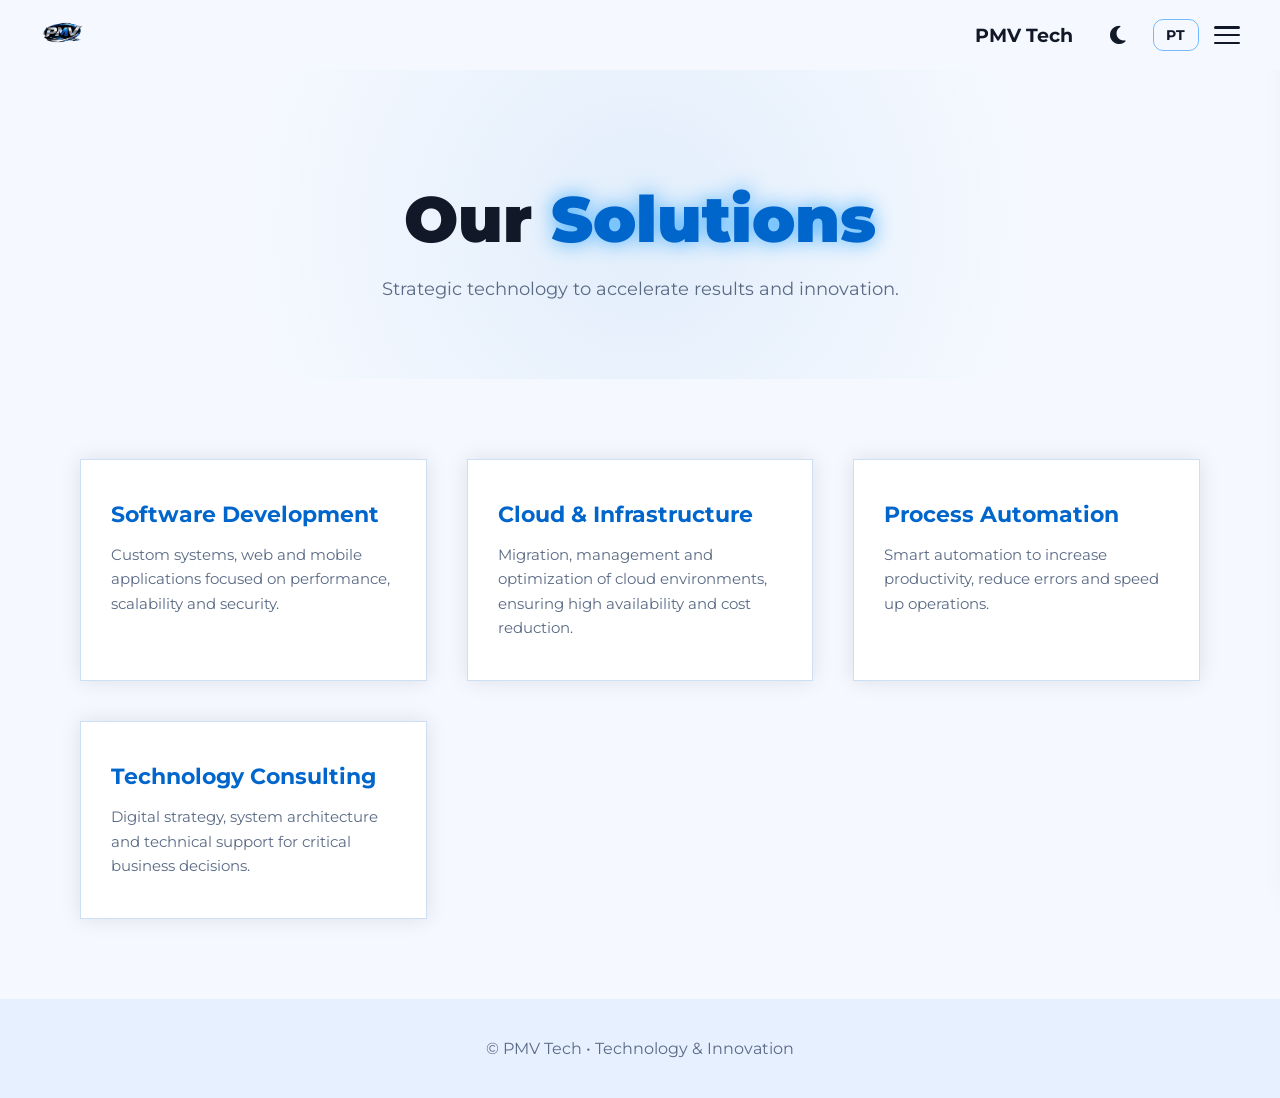
<file: solu-en.html>
<!DOCTYPE html>
<html lang="en">
<head>
<meta charset="UTF-8">
<meta name="viewport" content="width=device-width, initial-scale=1.0">
<title>PMV Tech | Solutions</title>

<link href="https://fonts.googleapis.com/css2?family=Montserrat:wght@300;500;700;900&display=swap" rel="stylesheet">
<link rel="icon" href="icon_bar.ico">
<!-- Theme icons -->
<link rel="stylesheet" href="https://cdnjs.cloudflare.com/ajax/libs/font-awesome/6.4.0/css/all.min.css">

<style>
:root{
  --blue:#1e90ff;
  --blue-glow:#4db2ff;
  --bg:#050505;
  --gray:#9ca3af;
  --text-color: #fff;
  --nav-bg: rgba(0,0,0,.7);
  --sidebar-bg: rgba(5, 5, 5, 0.98);
  --footer-bg: #000;
  --card-bg: #0a0a0a;
  --card-border: rgba(30,144,255,.2);
  --grid-color: rgba(255,255,255,.04);
  --overlay-bg: rgba(0, 0, 0, 0.8);
  --border-color: rgba(30, 144, 255, 0.3);
  --shadow-color: rgba(0, 0, 0, 0.8);
  --hero-gradient: radial-gradient(circle at center, rgba(30,144,255,.1), transparent 60%);
}

/* LIGHT THEME */
:root.light-theme {
  --blue: #0066cc;
  --blue-glow: #4db2ff;
  --bg: #f5f9ff;
  --gray: #5a6a85;
  --text-color: #111827;
  --nav-bg: rgba(245, 249, 255, 0.95);
  --sidebar-bg: rgba(245, 249, 255, 0.98);
  --footer-bg: #e6f0ff;
  --card-bg: #ffffff;
  --card-border: rgba(0, 102, 204, 0.2);
  --grid-color: rgba(0, 0, 0, 0.05);
  --overlay-bg: rgba(0, 0, 0, 0.5);
  --border-color: rgba(0, 102, 204, 0.3);
  --shadow-color: rgba(0, 0, 0, 0.1);
  --hero-gradient: radial-gradient(circle at center, rgba(0,102,204,.08), transparent 60%);
}

*{
  margin:0;
  padding:0;
  box-sizing:border-box;
  font-family:'Montserrat', sans-serif;
  transition: background-color 0.4s ease, color 0.4s ease, border-color 0.4s ease;
}

body{
  background:var(--bg);
  color:var(--text-color);
  overflow-x: hidden;
  min-height: 100vh;
}

/* THEME TOGGLE BUTTON */
.theme-toggle {
  background: transparent;
  border: none;
  color: var(--text-color);
  cursor: pointer;
  font-size: 1.3rem;
  width: 40px;
  height: 40px;
  display: flex;
  align-items: center;
  justify-content: center;
  border-radius: 50%;
  transition: transform 0.3s ease, background-color 0.3s ease;
}

.theme-toggle:hover {
  transform: rotate(15deg);
  background-color: rgba(30, 144, 255, 0.1);
}

/* NAV - SAME MENU AS OTHER PAGES */
nav{
  padding:15px 40px; /* Reduced from 20px to 15px */
  display:flex;
  justify-content: space-between;
  align-items:center;
  background:var(--nav-bg);
  position: fixed;
  top: 0;
  width: 100%;
  z-index: 1000;
  backdrop-filter: blur(10px);
  height: 70px; /* Fixed height for consistency */
}

/* LEFT SIDE: Logo only */
.nav-left {
  display: flex;
  align-items: center;
}

nav img{
  height: 45px; /* Reduced from 50px to 45px */
  width: auto;
}

/* RIGHT SIDE: Text + Language Button + Theme Button + Hamburger */
.nav-right {
  display: flex;
  align-items: center;
  gap: 15px;
}

.nav-brand {
  color: var(--text-color);
  font-size: 1.2rem;
  font-weight: 700;
  margin-right: 10px;
}

/* LANGUAGE BUTTON */
.lang-btn{
  border:1px solid rgba(30,144,255,.6);
  background:transparent;
  color:var(--text-color);
  padding:8px 12px; /* Reduced from 10px 14px */
  border-radius:10px;
  font-weight:700;
  letter-spacing:1px;
  cursor:pointer;
  transition:.2s;
  line-height:1;
  font-size: 0.9rem;
}

.lang-btn:hover{
  background:rgba(30,144,255,.15);
}

/* HAMBURGER MENU */
.hamburger {
  display: flex;
  flex-direction: column;
  justify-content: space-between;
  width: 26px; /* Reduced from 30px */
  height: 18px; /* Reduced from 21px */
  cursor: pointer;
  z-index: 1001;
  transition: transform 0.3s ease;
}

.hamburger span {
  display: block;
  height: 2.5px; /* Reduced from 3px */
  width: 100%;
  background-color: var(--text-color);
  border-radius: 2px;
  transition: 0.3s;
}

.hamburger.active span:nth-child(1) {
  transform: translateY(7.5px) rotate(45deg); /* Adjusted for new height */
}

.hamburger.active span:nth-child(2) {
  opacity: 0;
}

.hamburger.active span:nth-child(3) {
  transform: translateY(-7.5px) rotate(-45deg); /* Adjusted for new height */
}

/* SIDEBAR */
.sidebar {
  position: fixed;
  top: 0;
  right: -300px; /* hidden */
  width: 280px;
  height: 100vh;
  background: var(--sidebar-bg);
  padding: 90px 30px 40px; /* Reduced from 100px to 90px top padding */
  z-index: 999;
  transition: right 0.4s ease;
  box-shadow: -5px 0 30px var(--shadow-color);
  border-left: 1px solid var(--border-color);
}

.sidebar.active {
  right: 0;
}

.sidebar-header {
  position: absolute;
  top: 20px; /* Reduced from 25px */
  left: 30px;
  display: flex;
  align-items: center;
  gap: 10px;
}

.sidebar-header img {
  height: 40px;
}

.sidebar-header span {
  color: var(--blue);
  font-weight: 700;
  font-size: 1.1rem;
}

.sidebar ul {
  list-style: none;
  margin-top: 30px;
}

.sidebar li {
  margin-bottom: 20px;
  border-bottom: 1px solid rgba(128, 128, 128, 0.2);
  padding-bottom: 15px;
}

.sidebar a {
  color: var(--gray);
  text-decoration: none;
  font-size: 1.1rem;
  letter-spacing: 1px;
  display: block;
  transition: 0.3s;
  padding: 8px 0;
}

.sidebar a:hover {
  color: var(--blue);
  padding-left: 10px;
}

/* OVERLAY */
.overlay {
  position: fixed;
  top: 0;
  left: 0;
  width: 100%;
  height: 100%;
  background: var(--overlay-bg);
  z-index: 998;
  opacity: 0;
  visibility: hidden;
  transition: 0.3s;
}

.overlay.active {
  opacity: 1;
  visibility: visible;
}

/* HERO */
.hero{
  padding: 110px 80px 80px; /* Reduced from 140px to 110px top padding */
  text-align:center;
  margin-top: 70px; /* Reduced from 90px to 70px */
  background: var(--hero-gradient);
}

.hero h1{
  font-size:4rem;
  font-weight:900;
  color: var(--text-color);
}

.hero h1 span{
  color:var(--blue);
  text-shadow:0 0 20px var(--blue-glow);
}

.hero p{
  margin-top:20px;
  color:var(--gray);
  font-size:1.1rem;
  max-width: 600px;
  margin-left: auto;
  margin-right: auto;
}

/* SOLUTIONS */
.solutions{
  padding:80px;
  display:grid;
  grid-template-columns:repeat(auto-fit, minmax(280px, 1fr));
  gap:40px;
}

.card{
  background:var(--card-bg);
  border:1px solid var(--card-border);
  padding:40px 30px;
  transition:.3s;
  box-shadow:0 0 20px var(--shadow-color);
}

.card:hover{
  transform:translateY(-8px);
  box-shadow:0 0 40px rgba(30,144,255,.3);
  border-color: rgba(30,144,255,.4);
}

.card h3{
  color:var(--blue);
  margin-bottom:15px;
  font-size:1.4rem;
}

.card p{
  color:var(--gray);
  font-size:.95rem;
  line-height:1.6;
}

/* FOOTER */
footer{
  padding:40px;
  text-align:center;
  background:var(--footer-bg);
  color:var(--gray);
}

/* RESPONSIVE */
@media(max-width:900px){
  nav {
    padding: 12px 20px; /* Reduced from 15px */
    height: 65px;
  }

  .hero{
    padding: 100px 20px 60px; /* Reduced from 120px to 100px top padding */
    margin-top: 65px; /* Adjusted for nav height */
  }

  .hero h1{
    font-size:3rem;
  }

  .solutions{
    padding:40px;
  }

  .nav-brand {
    font-size: 1rem;
  }

  nav img {
    height: 40px; /* Reduced from 50px */
  }

  .sidebar {
    width: 250px;
    padding: 85px 25px 40px; /* Adjusted */
  }

  .nav-right {
    gap: 10px;
  }
  
  .sidebar-header {
    top: 18px;
  }
}

/* Very small screens */
@media(max-width: 480px) {
  .nav-brand {
    display: none;
  }

  .nav-right {
    gap: 8px;
  }
  
  .theme-toggle {
    font-size: 1.2rem;
    width: 32px;
    height: 32px;
  }
  
  .lang-btn {
    padding: 7px 10px;
    font-size: 0.85rem;
  }
  
  nav {
    padding: 10px 15px;
    height: 60px;
  }

  .hero {
    margin-top: 60px;
    padding: 90px 15px 50px;
  }

  .hero h1 {
    font-size: 2.2rem;
  }

  .solutions {
    padding: 20px;
  }
  
  nav img {
    height: 38px;
  }
  
  .hamburger {
    width: 24px;
    height: 16px;
  }
}
</style>
</head>

<body>
<nav>
  <div class="nav-left">
    <a href="index-en.html"><img src="logo_pmv.png" alt="PMV Tech"></a> 
  </div>

  <div class="nav-right">
    <span class="nav-brand">PMV Tech</span>
    
    <!-- THEME BUTTON -->
    <button class="theme-toggle" id="themeToggle" aria-label="Toggle theme">
      <i class="fas fa-sun"></i>
    </button>

    <!-- LANGUAGE BUTTON -->
    <button class="lang-btn" id="langToggle" type="button">PT</button>

    <div class="hamburger" id="hamburger">
      <span></span>
      <span></span>
      <span></span>
    </div>
  </div>
</nav>

<div class="overlay" id="overlay"></div>

<div class="sidebar" id="sidebar">
  <div class="sidebar-header">
    <img src="logo_pmv.png" alt="PMV Tech">
    <span>PMV Tech</span>
  </div>

  <ul>
    <li><a href="index-en.html">HOME</a></li>
    <li><a href="solu-en.html">SOLUTIONS</a></li>
    <li><a href="empresa-en.html">ABOUT US</a></li>
    <li><a href="https://www.instagram.com/pmv.tech/" target="_blank">CONTACT</a></li>
  </ul>
</div>

<section class="hero">
  <h1>Our <span>Solutions</span></h1>
  <p>Strategic technology to accelerate results and innovation.</p>
</section>

<section class="solutions">

  <div class="card">
    <h3>Software Development</h3>
    <p>
      Custom systems, web and mobile applications focused on performance,
      scalability and security.
    </p>
  </div>

  <div class="card">
    <h3>Cloud & Infrastructure</h3>
    <p>
      Migration, management and optimization of cloud environments,
      ensuring high availability and cost reduction.
    </p>
  </div>

  <div class="card">
    <h3>Process Automation</h3>
    <p>
      Smart automation to increase productivity,
      reduce errors and speed up operations.
    </p>
  </div>

  <div class="card">
    <h3>Technology Consulting</h3>
    <p>
      Digital strategy, system architecture and technical support
      for critical business decisions.
    </p>
  </div>

</section>

<footer>
  © PMV Tech • Technology & Innovation
</footer>

<script>
document.addEventListener('DOMContentLoaded', function() {
  const hamburger = document.getElementById('hamburger');
  const sidebar = document.getElementById('sidebar');
  const overlay = document.getElementById('overlay');

  // Open/close sidebar
  hamburger.addEventListener('click', function(e) {
    e.stopPropagation();
    this.classList.toggle('active');
    sidebar.classList.toggle('active');
    overlay.classList.toggle('active');
  });

  // Close sidebar on overlay click
  overlay.addEventListener('click', function() {
    hamburger.classList.remove('active');
    sidebar.classList.remove('active');
    this.classList.remove('active');
  });

  // Close sidebar clicking outside
  document.addEventListener('click', function(e) {
    if (!sidebar.contains(e.target) && !hamburger.contains(e.target)) {
      hamburger.classList.remove('active');
      sidebar.classList.remove('active');
      overlay.classList.remove('active');
    }
  });

  // Close sidebar clicking a link
  const sidebarLinks = document.querySelectorAll('.sidebar a');
  sidebarLinks.forEach(link => {
    link.addEventListener('click', function() {
      hamburger.classList.remove('active');
      sidebar.classList.remove('active');
      overlay.classList.remove('active');
    });
  });

  // Prevent close when clicking inside sidebar
  sidebar.addEventListener('click', function(e) {
    e.stopPropagation();
  });

  // ---- LANGUAGE (PT/EN) ----
  const langBtn = document.getElementById('langToggle');
  if (langBtn) {
    const path = window.location.pathname;
    const file = path.split('/').pop() || 'index.html';
    const isEnglish = file.includes('-en');

    langBtn.textContent = isEnglish ? 'PT' : 'EN';

    langBtn.addEventListener('click', function() {
      const map = {
        'index.html': 'index-en.html',
        'empresa.html': 'empresa-en.html',
        'solu.html': 'solu-en.html',

        'index-en.html': 'index.html',
        'empresa-en.html': 'empresa.html',
        'solu-en.html': 'solu.html',
      };

      const target = map[file] || (isEnglish ? 'index.html' : 'index-en.html');
      const base = path.replace(file, '');
      window.location.href = base + target;
    });
  }

  // =========== THEME SYSTEM ===========
  
  // Theme elements
  const themeToggle = document.getElementById('themeToggle');
  const themeIcon = themeToggle.querySelector('i');
  const root = document.documentElement;
  
  // Check saved preference or use system preference
  const savedTheme = localStorage.getItem('pmv-tech-theme');
  const prefersLight = window.matchMedia('(prefers-color-scheme: light)').matches;
  
  // Apply theme: saved > system preference > default (dark)
  let currentTheme = 'dark';
  
  if (savedTheme) {
    currentTheme = savedTheme;
  } else if (prefersLight) {
    currentTheme = 'light';
  }
  
  // Apply initial theme
  if (currentTheme === 'light') {
    root.classList.add('light-theme');
    themeIcon.classList.remove('fa-sun');
    themeIcon.classList.add('fa-moon'); // Light theme = moon icon
  } else {
    themeIcon.classList.remove('fa-moon');
    themeIcon.classList.add('fa-sun'); // Dark theme = sun icon
  }
  
  // Toggle theme when clicking button
  themeToggle.addEventListener('click', function() {
    // Toggle class on root element
    root.classList.toggle('light-theme');
    
    // Check which theme is active
    const isLightTheme = root.classList.contains('light-theme');
    
    // Toggle icon CORRECTLY
    if (isLightTheme) {
      // Light theme active = show moon icon
      themeIcon.classList.remove('fa-sun');
      themeIcon.classList.add('fa-moon');
      // Save preference
      localStorage.setItem('pmv-tech-theme', 'light');
    } else {
      // Dark theme active = show sun icon
      themeIcon.classList.remove('fa-moon');
      themeIcon.classList.add('fa-sun');
      // Save preference
      localStorage.setItem('pmv-tech-theme', 'dark');
    }
    
    // Visual click effect
    themeToggle.style.transform = 'scale(0.9)';
    setTimeout(() => {
      themeToggle.style.transform = 'scale(1)';
    }, 150);
  });
  
  // Add smooth transition only after page loads
  // This prevents animations during initial loading
  setTimeout(() => {
    document.querySelectorAll('*').forEach(el => {
      el.style.transition = 'background-color 0.4s ease, color 0.4s ease, border-color 0.4s ease';
    });
  }, 100);
});
</script>

</body>
</html>
</file>
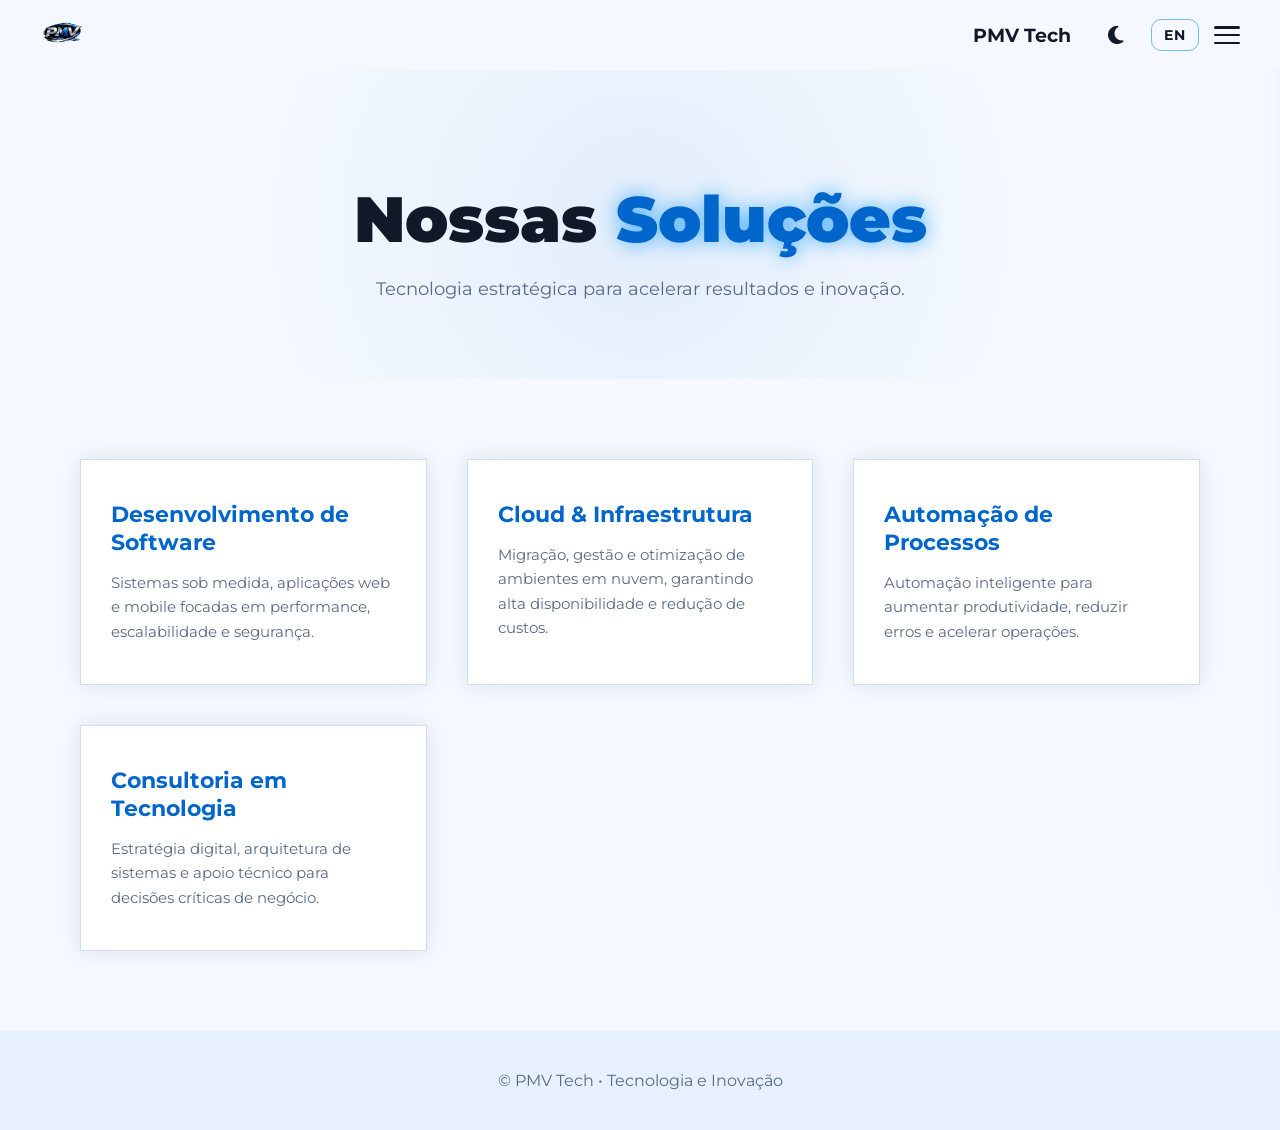
<file: solu.html>
<!DOCTYPE html>
<html lang="pt-BR">
<head>
<meta charset="UTF-8">
<meta name="viewport" content="width=device-width, initial-scale=1.0">
<title>PMV Tech | Soluções</title>

<link href="https://fonts.googleapis.com/css2?family=Montserrat:wght@300;500;700;900&display=swap" rel="stylesheet">
<link rel="icon" href="icon_bar.ico">
<!-- Ícones para tema -->
<link rel="stylesheet" href="https://cdnjs.cloudflare.com/ajax/libs/font-awesome/6.4.0/css/all.min.css">

<style>
:root{
  --blue:#1e90ff;
  --blue-glow:#4db2ff;
  --bg:#050505;
  --gray:#9ca3af;
  --text-color: #fff;
  --nav-bg: rgba(0,0,0,.7);
  --sidebar-bg: rgba(5, 5, 5, 0.98);
  --footer-bg: #000;
  --card-bg: #0a0a0a;
  --card-border: rgba(30,144,255,.2);
  --grid-color: rgba(255,255,255,.04);
  --overlay-bg: rgba(0, 0, 0, 0.8);
  --border-color: rgba(30, 144, 255, 0.3);
  --shadow-color: rgba(0, 0, 0, 0.8);
  --hero-gradient: radial-gradient(circle at center, rgba(30,144,255,.1), transparent 60%);
}

/* TEMA CLARO */
:root.light-theme {
  --blue: #0066cc;
  --blue-glow: #4db2ff;
  --bg: #f5f9ff;
  --gray: #5a6a85;
  --text-color: #111827;
  --nav-bg: rgba(245, 249, 255, 0.95);
  --sidebar-bg: rgba(245, 249, 255, 0.98);
  --footer-bg: #e6f0ff;
  --card-bg: #ffffff;
  --card-border: rgba(0, 102, 204, 0.2);
  --grid-color: rgba(0, 0, 0, 0.05);
  --overlay-bg: rgba(0, 0, 0, 0.5);
  --border-color: rgba(0, 102, 204, 0.3);
  --shadow-color: rgba(0, 0, 0, 0.1);
  --hero-gradient: radial-gradient(circle at center, rgba(0,102,204,.08), transparent 60%);
}

*{
  margin:0;
  padding:0;
  box-sizing:border-box;
  font-family:'Montserrat', sans-serif;
  transition: background-color 0.4s ease, color 0.4s ease, border-color 0.4s ease;
}

body{
  background:var(--bg);
  color:var(--text-color);
  overflow-x: hidden;
  min-height: 100vh;
}

/* BOTAO DE TEMA */
.theme-toggle {
  background: transparent;
  border: none;
  color: var(--text-color);
  cursor: pointer;
  font-size: 1.3rem;
  width: 40px;
  height: 40px;
  display: flex;
  align-items: center;
  justify-content: center;
  border-radius: 50%;
  transition: transform 0.3s ease, background-color 0.3s ease;
}

.theme-toggle:hover {
  transform: rotate(15deg);
  background-color: rgba(30, 144, 255, 0.1);
}

/* NAV - MESMO MENU DAS OUTRAS PÁGINAS */
nav{
  padding:15px 40px; /* Reduzido de 20px para 15px */
  display:flex;
  justify-content: space-between;
  align-items:center;
  background:var(--nav-bg);
  position: fixed;
  top: 0;
  width: 100%;
  z-index: 1000;
  backdrop-filter: blur(10px);
  height: 70px; /* Altura fixa para consistência */
}

/* LADO ESQUERDO: Apenas Logo */
.nav-left {
  display: flex;
  align-items: center;
}

nav img{
  height: 45px; /* Reduzido de 50px para 45px */
  width: auto;
}

/* LADO DIREITO: Texto + Botão Idioma + Botão Tema + Hamburger */
.nav-right {
  display: flex;
  align-items: center;
  gap: 15px;
}

.nav-brand {
  color: var(--text-color);
  font-size: 1.2rem;
  font-weight: 700;
  margin-right: 10px;
}

/* BOTAO IDIOMA */
.lang-btn{
  border:1px solid rgba(30,144,255,.6);
  background:transparent;
  color:var(--text-color);
  padding:8px 12px; /* Reduzido de 10px 14px */
  border-radius:10px;
  font-weight:700;
  letter-spacing:1px;
  cursor:pointer;
  transition:.2s;
  line-height:1;
  font-size: 0.9rem;
}

.lang-btn:hover{
  background:rgba(30,144,255,.15);
}

/* HAMBURGER MENU */
.hamburger {
  display: flex;
  flex-direction: column;
  justify-content: space-between;
  width: 26px; /* Reduzido de 30px */
  height: 18px; /* Reduzido de 21px */
  cursor: pointer;
  z-index: 1001;
  transition: transform 0.3s ease;
}

.hamburger span {
  display: block;
  height: 2.5px; /* Reduzido de 3px */
  width: 100%;
  background-color: var(--text-color);
  border-radius: 2px;
  transition: 0.3s;
}

.hamburger.active span:nth-child(1) {
  transform: translateY(7.5px) rotate(45deg); /* Ajustado para nova altura */
}

.hamburger.active span:nth-child(2) {
  opacity: 0;
}

.hamburger.active span:nth-child(3) {
  transform: translateY(-7.5px) rotate(-45deg); /* Ajustado para nova altura */
}

/* SIDEBAR */
.sidebar {
  position: fixed;
  top: 0;
  right: -300px; /* Escondido fora da tela */
  width: 280px;
  height: 100vh;
  background: var(--sidebar-bg);
  padding: 90px 30px 40px; /* Reduzido de 100px para 90px no topo */
  z-index: 999;
  transition: right 0.4s ease;
  box-shadow: -5px 0 30px var(--shadow-color);
  border-left: 1px solid var(--border-color);
}

.sidebar.active {
  right: 0; /* Aparece na tela */
}

.sidebar-header {
  position: absolute;
  top: 20px; /* Reduzido de 25px */
  left: 30px;
  display: flex;
  align-items: center;
  gap: 10px;
}

.sidebar-header img {
  height: 40px;
}

.sidebar-header span {
  color: var(--blue);
  font-weight: 700;
  font-size: 1.1rem;
}

.sidebar ul {
  list-style: none;
  margin-top: 30px;
}

.sidebar li {
  margin-bottom: 20px;
  border-bottom: 1px solid rgba(128, 128, 128, 0.2);
  padding-bottom: 15px;
}

.sidebar a {
  color: var(--gray);
  text-decoration: none;
  font-size: 1.1rem;
  letter-spacing: 1px;
  display: block;
  transition: 0.3s;
  padding: 8px 0;
}

.sidebar a:hover {
  color: var(--blue);
  padding-left: 10px;
}

/* OVERLAY QUANDO MENU ABERTO */
.overlay {
  position: fixed;
  top: 0;
  left: 0;
  width: 100%;
  height: 100%;
  background: var(--overlay-bg);
  z-index: 998;
  opacity: 0;
  visibility: hidden;
  transition: 0.3s;
}

.overlay.active {
  opacity: 1;
  visibility: visible;
}

/* HERO - AJUSTADO PARA NAV FIXA */
.hero{
  padding: 110px 80px 80px; /* Reduzido de 140px para 110px no topo */
  text-align:center;
  margin-top: 70px; /* Reduzido de 90px para 70px */
  background: var(--hero-gradient);
}

.hero h1{
  font-size:4rem;
  font-weight:900;
  color: var(--text-color);
}

.hero h1 span{
  color:var(--blue);
  text-shadow:0 0 20px var(--blue-glow);
}

.hero p{
  margin-top:20px;
  color:var(--gray);
  font-size:1.1rem;
  max-width: 600px;
  margin-left: auto;
  margin-right: auto;
}

/* SOLUÇÕES */
.solutions{
  padding:80px;
  display:grid;
  grid-template-columns:repeat(auto-fit, minmax(280px, 1fr));
  gap:40px;
}

.card{
  background:var(--card-bg);
  border:1px solid var(--card-border);
  padding:40px 30px;
  transition:.3s;
  box-shadow:0 0 20px var(--shadow-color);
}

.card:hover{
  transform:translateY(-8px);
  box-shadow:0 0 40px rgba(30,144,255,.3);
  border-color: rgba(30,144,255,.4);
}

.card h3{
  color:var(--blue);
  margin-bottom:15px;
  font-size:1.4rem;
}

.card p{
  color:var(--gray);
  font-size:.95rem;
  line-height:1.6;
}

/* FOOTER */
footer{
  padding:40px;
  text-align:center;
  background:var(--footer-bg);
  color:var(--gray);
}

/* RESPONSIVO */
@media(max-width:900px){
  nav {
    padding: 12px 20px; /* Reduzido de 15px */
    height: 65px;
  }

  .hero{
    padding: 100px 20px 60px; /* Reduzido de 120px para 100px no topo */
    margin-top: 65px; /* Ajustado para altura do nav */
  }

  .hero h1{
    font-size:3rem;
  }

  .solutions{
    padding:40px;
  }

  .nav-brand {
    font-size: 1rem;
  }

  nav img {
    height: 40px; /* Reduzido de 50px */
  }

  .sidebar {
    width: 250px;
    padding: 85px 25px 40px; /* Ajustado */
  }

  .nav-right {
    gap: 10px;
  }
  
  .sidebar-header {
    top: 18px;
  }
}

/* Para telas muito pequenas, esconder o texto PMV Tech */
@media(max-width: 480px) {
  .nav-brand {
    display: none;
  }

  .nav-right {
    gap: 8px;
  }
  
  .theme-toggle {
    font-size: 1.2rem;
    width: 32px;
    height: 32px;
  }
  
  .lang-btn {
    padding: 7px 10px;
    font-size: 0.85rem;
  }
  
  nav {
    padding: 10px 15px;
    height: 60px;
  }

  .hero {
    margin-top: 60px;
    padding: 90px 15px 50px;
  }

  .hero h1 {
    font-size: 2.2rem;
  }

  .solutions {
    padding: 20px;
  }
  
  nav img {
    height: 38px;
  }
  
  .hamburger {
    width: 24px;
    height: 16px;
  }
}
</style>
</head>

<body>
<nav>
  <div class="nav-left">
    <a href="index.html"><img src="logo_pmv.png" alt="PMV Tech"></a> 
  </div>

  <div class="nav-right">
    <span class="nav-brand">PMV Tech</span>
    
    <!-- BOTAO TEMA -->
    <button class="theme-toggle" id="themeToggle" aria-label="Alternar tema">
      <i class="fas fa-sun"></i>
    </button>

    <!-- BOTAO IDIOMA -->
    <button class="lang-btn" id="langToggle" type="button">EN</button>

    <div class="hamburger" id="hamburger">
      <span></span>
      <span></span>
      <span></span>
    </div>
  </div>
</nav>

<div class="overlay" id="overlay"></div>

<div class="sidebar" id="sidebar">
  <div class="sidebar-header">
    <img src="logo_pmv.png" alt="PMV Tech">
    <span>PMV Tech</span>
  </div>

  <ul>
    <li><a href="index.html">INÍCIO</a></li>
    <li><a href="solu.html">SOLUÇÕES</a></li>
    <li><a href="empresa.html">SOBRE NÓS</a></li>
    <li><a href="https://www.instagram.com/pmv.tech/" target="_blank">CONTATO</a></li>
  </ul>
</div>

<section class="hero">
  <h1>Nossas <span>Soluções</span></h1>
  <p>Tecnologia estratégica para acelerar resultados e inovação.</p>
</section>

<section class="solutions">

  <div class="card">
    <h3>Desenvolvimento de Software</h3>
    <p>
      Sistemas sob medida, aplicações web e mobile focadas em performance,
      escalabilidade e segurança.
    </p>
  </div>

  <div class="card">
    <h3>Cloud & Infraestrutura</h3>
    <p>
      Migração, gestão e otimização de ambientes em nuvem,
      garantindo alta disponibilidade e redução de custos.
    </p>
  </div>

  <div class="card">
    <h3>Automação de Processos</h3>
    <p>
      Automação inteligente para aumentar produtividade,
      reduzir erros e acelerar operações.
    </p>
  </div>

  <div class="card">
    <h3>Consultoria em Tecnologia</h3>
    <p>
      Estratégia digital, arquitetura de sistemas e apoio técnico
      para decisões críticas de negócio.
    </p>
  </div>

</section>

<footer>
  © PMV Tech • Tecnologia e Inovação
</footer>

<script>
document.addEventListener('DOMContentLoaded', function() {
  const hamburger = document.getElementById('hamburger');
  const sidebar = document.getElementById('sidebar');
  const overlay = document.getElementById('overlay');

  // Abrir/fechar sidebar
  hamburger.addEventListener('click', function(e) {
    e.stopPropagation();
    this.classList.toggle('active');
    sidebar.classList.toggle('active');
    overlay.classList.toggle('active');
  });

  // Fechar sidebar ao clicar no overlay
  overlay.addEventListener('click', function() {
    hamburger.classList.remove('active');
    sidebar.classList.remove('active');
    this.classList.remove('active');
  });

  // Fechar sidebar ao clicar fora
  document.addEventListener('click', function(e) {
    if (!sidebar.contains(e.target) && !hamburger.contains(e.target)) {
      hamburger.classList.remove('active');
      sidebar.classList.remove('active');
      overlay.classList.remove('active');
    }
  });

  // Fechar sidebar ao clicar em um link
  const sidebarLinks = document.querySelectorAll('.sidebar a');
  sidebarLinks.forEach(link => {
    link.addEventListener('click', function() {
      hamburger.classList.remove('active');
      sidebar.classList.remove('active');
      overlay.classList.remove('active');
    });
  });

  // Prevenir fechamento ao clicar dentro da sidebar
  sidebar.addEventListener('click', function(e) {
    e.stopPropagation();
  });

  // ---- IDIOMA (PT/EN) ----
  const langBtn = document.getElementById('langToggle');
  if (langBtn) {
    const path = window.location.pathname;
    const file = path.split('/').pop() || 'index.html';
    const isEnglish = file.includes('-en');

    langBtn.textContent = isEnglish ? 'PT' : 'EN';

    langBtn.addEventListener('click', function() {
      const map = {
        'index.html': 'index-en.html',
        'empresa.html': 'empresa-en.html',
        'solu.html': 'solu-en.html',

        'index-en.html': 'index.html',
        'empresa-en.html': 'empresa.html',
        'solu-en.html': 'solu.html',
      };

      const target = map[file] || (isEnglish ? 'index.html' : 'index-en.html');
      const base = path.replace(file, '');
      window.location.href = base + target;
    });
  }

  // =========== SISTEMA DE TEMA ===========
  
  // Elementos do tema
  const themeToggle = document.getElementById('themeToggle');
  const themeIcon = themeToggle.querySelector('i');
  const root = document.documentElement;
  
  // Verificar preferência salva ou usar preferência do sistema
  const savedTheme = localStorage.getItem('pmv-tech-theme');
  const prefersLight = window.matchMedia('(prefers-color-scheme: light)').matches;
  
  // Aplicar tema: salvo > preferência do sistema > padrão (escuro)
  let currentTheme = 'dark';
  
  if (savedTheme) {
    currentTheme = savedTheme;
  } else if (prefersLight) {
    currentTheme = 'light';
  }
  
  // Aplicar tema inicial
  if (currentTheme === 'light') {
    root.classList.add('light-theme');
    themeIcon.classList.remove('fa-sun');
    themeIcon.classList.add('fa-moon'); // Tema claro = ícone de lua
  } else {
    themeIcon.classList.remove('fa-moon');
    themeIcon.classList.add('fa-sun'); // Tema escuro = ícone de sol
  }
  
  // Alternar tema ao clicar no botão
  themeToggle.addEventListener('click', function() {
    // Alternar classe no elemento root
    root.classList.toggle('light-theme');
    
    // Verificar qual tema está ativo
    const isLightTheme = root.classList.contains('light-theme');
    
    // Alternar ícone CORRETAMENTE
    if (isLightTheme) {
      // Tema claro ativo = mostrar ícone de lua
      themeIcon.classList.remove('fa-sun');
      themeIcon.classList.add('fa-moon');
      // Salvar preferência
      localStorage.setItem('pmv-tech-theme', 'light');
    } else {
      // Tema escuro ativo = mostrar ícone de sol
      themeIcon.classList.remove('fa-moon');
      themeIcon.classList.add('fa-sun');
      // Salvar preferência
      localStorage.setItem('pmv-tech-theme', 'dark');
    }
    
    // Efeito visual de clique
    themeToggle.style.transform = 'scale(0.9)';
    setTimeout(() => {
      themeToggle.style.transform = 'scale(1)';
    }, 150);
  });
  
  // Adicionar transição suave apenas após o carregamento da página
  setTimeout(() => {
    document.querySelectorAll('*').forEach(el => {
      el.style.transition = 'background-color 0.4s ease, color 0.4s ease, border-color 0.4s ease';
    });
  }, 100);
});
</script>

</body>
</html>
</file>
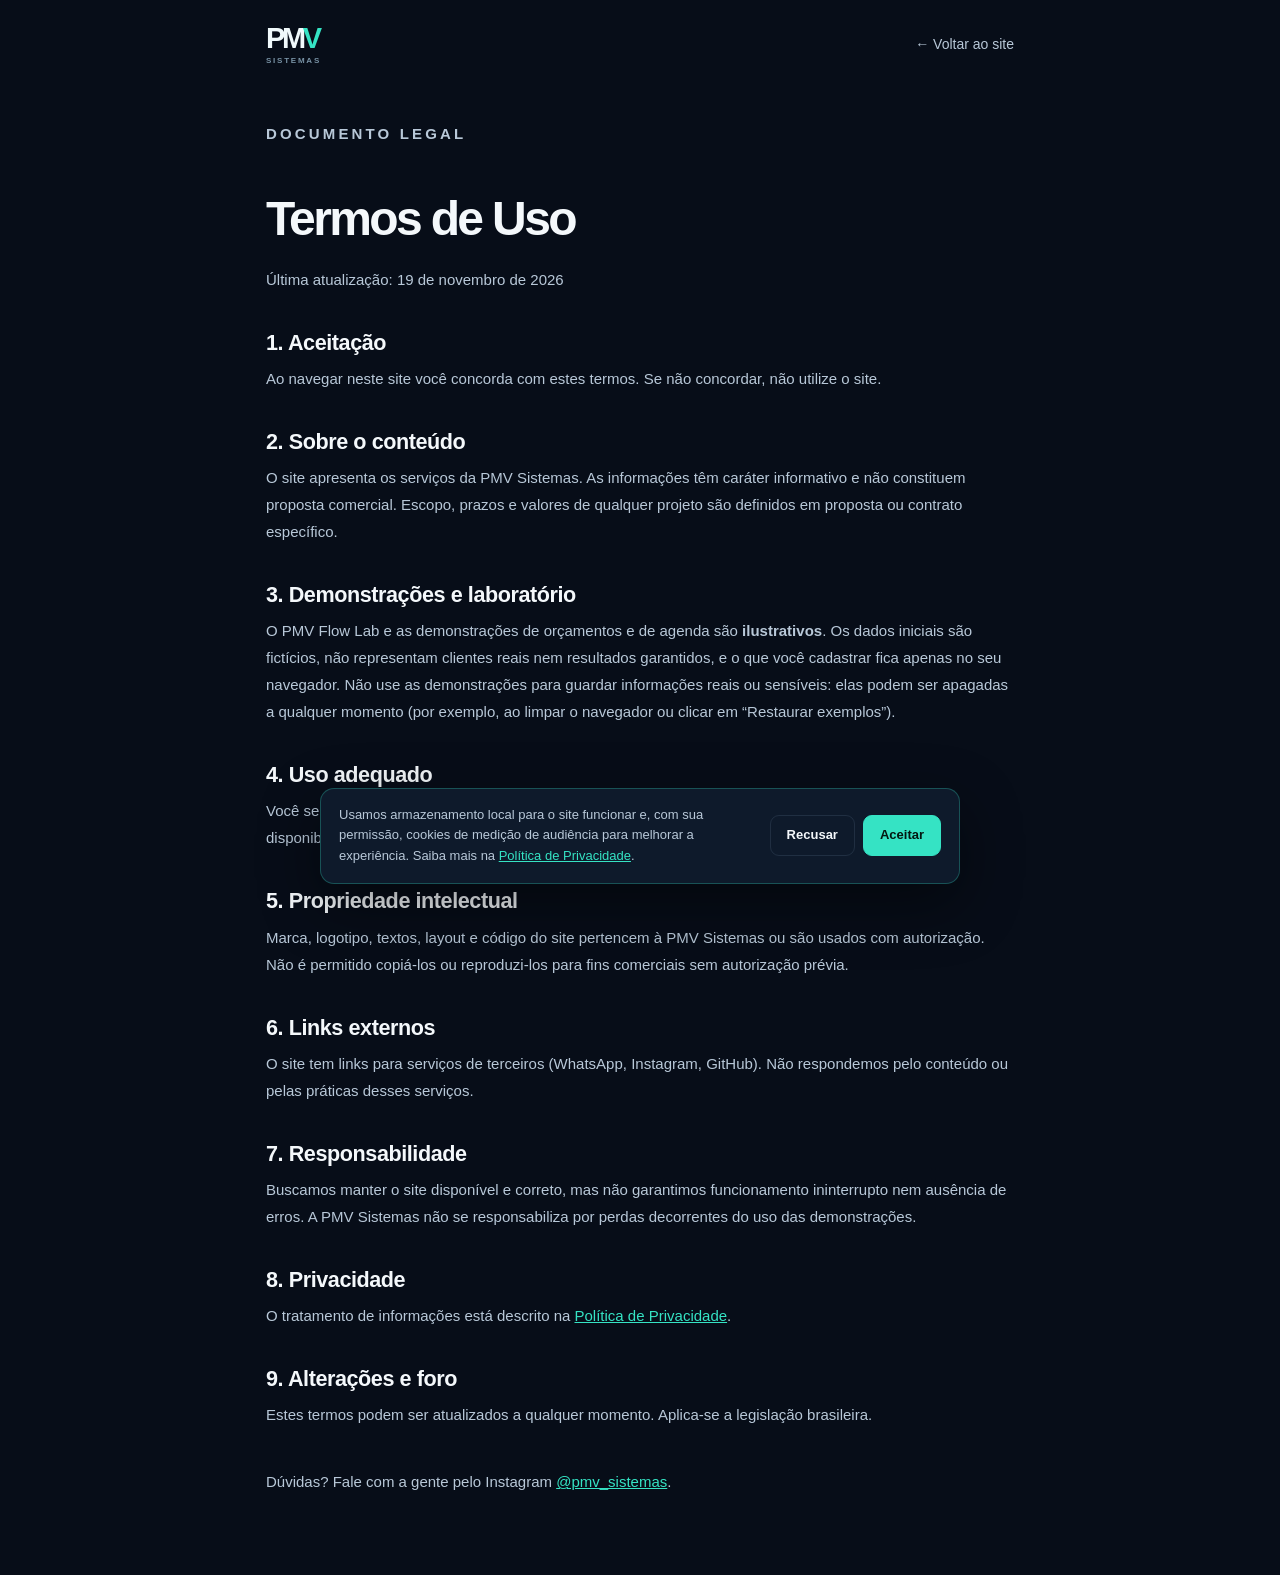
<file: termos.html>
<!doctype html>
<html lang="pt-BR">
<head>
<meta charset="utf-8"><meta name="viewport" content="width=device-width,initial-scale=1">
<meta name="theme-color" content="#070d18">
<title>Termos de Uso | PMV Sistemas</title>
<meta name="description" content="Condições de uso do site da PMV Sistemas e das demonstrações interativas de orçamentos e agenda.">
<link rel="canonical" href="https://pmv-tech.github.io/Website-about-us/termos.html">
<meta property="og:type" content="website"><meta property="og:site_name" content="PMV Sistemas"><meta property="og:locale" content="pt_BR">
<meta property="og:title" content="Termos de Uso | PMV Sistemas"><meta property="og:description" content="Condições de uso do site e das demonstrações da PMV Sistemas.">
<meta property="og:url" content="https://pmv-tech.github.io/Website-about-us/termos.html"><meta property="og:image" content="https://pmv-tech.github.io/Website-about-us/assets/og-image.jpg">
<meta name="twitter:card" content="summary_large_image">
<link rel="icon" href="assets/favicon.svg" type="image/svg+xml"><link rel="apple-touch-icon" href="assets/apple-touch-icon.png">
<link rel="stylesheet" href="styles.css"><script src="consent.js" defer></script>
</head>
<body>
<header class="legal-top"><a class="brand" href="index.html" aria-label="PMV Sistemas - página inicial"><span class="brand-letter">PM<span>V</span></span><span class="brand-caption">SISTEMAS</span></a><a class="back" href="index.html">← Voltar ao site</a></header>
<main class="legal-page">
<p class="overline">DOCUMENTO LEGAL</p>
<h1>Termos de Uso</h1>
<p class="legal-updated">Última atualização: 19 de novembro de 2026</p>

<h2>1. Aceitação</h2>
<p>Ao navegar neste site você concorda com estes termos. Se não concordar, não utilize o site.</p>

<h2>2. Sobre o conteúdo</h2>
<p>O site apresenta os serviços da PMV Sistemas. As informações têm caráter informativo e não constituem proposta comercial. Escopo, prazos e valores de qualquer projeto são definidos em proposta ou contrato específico.</p>

<h2>3. Demonstrações e laboratório</h2>
<p>O PMV Flow Lab e as demonstrações de orçamentos e de agenda são <strong>ilustrativos</strong>. Os dados iniciais são fictícios, não representam clientes reais nem resultados garantidos, e o que você cadastrar fica apenas no seu navegador. Não use as demonstrações para guardar informações reais ou sensíveis: elas podem ser apagadas a qualquer momento (por exemplo, ao limpar o navegador ou clicar em “Restaurar exemplos”).</p>

<h2>4. Uso adequado</h2>
<p>Você se compromete a não usar o site para fins ilícitos, não tentar comprometer sua segurança ou disponibilidade e não enviar conteúdo ofensivo ou indevido pelos canais de contato.</p>

<h2>5. Propriedade intelectual</h2>
<p>Marca, logotipo, textos, layout e código do site pertencem à PMV Sistemas ou são usados com autorização. Não é permitido copiá-los ou reproduzi-los para fins comerciais sem autorização prévia.</p>

<h2>6. Links externos</h2>
<p>O site tem links para serviços de terceiros (WhatsApp, Instagram, GitHub). Não respondemos pelo conteúdo ou pelas práticas desses serviços.</p>

<h2>7. Responsabilidade</h2>
<p>Buscamos manter o site disponível e correto, mas não garantimos funcionamento ininterrupto nem ausência de erros. A PMV Sistemas não se responsabiliza por perdas decorrentes do uso das demonstrações.</p>

<h2>8. Privacidade</h2>
<p>O tratamento de informações está descrito na <a href="privacidade.html">Política de Privacidade</a>.</p>

<h2>9. Alterações e foro</h2>
<p>Estes termos podem ser atualizados a qualquer momento. Aplica-se a legislação brasileira.</p>

<p style="margin-top:40px">Dúvidas? Fale com a gente pelo Instagram <a href="https://www.instagram.com/pmv_sistemas/" target="_blank" rel="noopener noreferrer">@pmv_sistemas</a>.</p>
</main>
</body>
</html>
</file>
<file: styles.css>
:root{--bg:#070d18;--bg-2:#091322;--surface:#0c1727;--surface-2:#101e30;--white:#f4f8fb;--muted:#91a2b7;--soft:#b8c8d8;--border:rgba(156,190,221,.125);--teal:#35e3c4;--teal-d:#16a88f;--blue:#68a8ff;--max:1200px;--shadow:0 36px 100px rgba(0,0,0,.35)}
*,*::before,*::after{box-sizing:border-box}html{scroll-behavior:smooth;scroll-padding-top:95px}body{margin:0;min-width:320px;background:var(--bg);color:var(--white);font-family:'DM Sans',Arial,sans-serif;line-height:1.6;-webkit-font-smoothing:antialiased}body.no-scroll{overflow:hidden}a{color:inherit;text-decoration:none}button,input,select,textarea{font:inherit}button{cursor:pointer}a,button,input,select,textarea,summary{outline-offset:4px}::selection{background:#16a88f;color:#001d1b}img,svg{max-width:100%}svg{display:block}h1,h2,h3,h4,p{margin:0}h1,h2,h3{font-family:'Manrope','DM Sans',sans-serif;letter-spacing:-.055em}h2{font-size:clamp(2.4rem,4.1vw,4.3rem);font-weight:800;line-height:1.12}h3{font-size:1.25rem;line-height:1.32}p{color:var(--muted)}.container{width:min(var(--max),calc(100% - 64px));margin-inline:auto}.section{position:relative}.skip-link{position:absolute;top:-100px;left:16px;z-index:999;background:var(--teal);color:#031710;padding:10px 16px;border-radius:8px}.skip-link:focus{top:8px}.ambient{position:absolute;border-radius:50%;filter:blur(95px);pointer-events:none;z-index:0}.ambient-a{width:360px;height:360px;background:rgba(25,108,129,.1);top:-190px;left:30%}.ambient-b{width:420px;height:600px;background:rgba(12,76,140,.095);top:320px;right:-230px}.gradient-text{background:linear-gradient(106deg,#73f1d8 5%,#39d7c2 43%,#7aaefa 96%);-webkit-background-clip:text;background-clip:text;color:transparent}.overline{display:inline-block;color:var(--teal);font-weight:800;font-size:11px;letter-spacing:.21em;margin-bottom:24px}.heading-muted{color:#7e93aa}.reveal{opacity:0;transform:translateY(24px);transition:opacity .7s ease,transform .7s cubic-bezier(.2,.7,.2,1)}.reveal.is-visible{opacity:1;transform:none}.btn{display:inline-flex;align-items:center;justify-content:center;gap:23px;min-height:54px;padding:0 24px;border-radius:10px;border:1px solid transparent;font-weight:800;font-size:13px;white-space:nowrap;transition:transform .2s,border-color .2s,background .2s,box-shadow .2s}.btn:hover{transform:translateY(-3px)}.btn span{font-size:20px;font-weight:500;line-height:1}.btn-primary{background:var(--teal);color:#02231e;box-shadow:0 8px 30px rgba(43,222,187,.15)}.btn-primary:hover{background:#7ef0d8;box-shadow:0 14px 38px rgba(43,222,187,.25)}.btn-outline{border-color:rgba(175,206,225,.25);background:rgba(255,255,255,.035);color:var(--white)}.btn-outline:hover{border-color:var(--teal);background:rgba(53,227,196,.08)}.text-link{color:var(--teal);font-size:13px;font-weight:800}.site-header{height:84px;display:flex;align-items:center;position:relative;z-index:50;border-bottom:1px solid rgba(184,206,229,.07);background:rgba(7,13,24,.83);backdrop-filter:blur(20px);-webkit-backdrop-filter:blur(20px);position:sticky;top:0}.header-inner{display:flex;align-items:center;justify-content:space-between;gap:30px;height:100%}.brand{display:flex;flex-direction:column;align-items:flex-start;justify-content:center;flex:0 0 auto;line-height:1}.brand-letter{font-family:'Manrope',sans-serif;font-size:29px;font-weight:800;letter-spacing:-.115em;color:#f0f9fb}.brand-letter span{color:var(--teal);margin-right:.12em}.brand-caption{display:flex;align-items:center;gap:6px;margin-top:4px;color:#7993a6;font-size:8px;font-weight:800;letter-spacing:.22em}.brand-caption span{color:var(--teal)}.primary-nav{display:flex;align-items:center;gap:29px;margin-left:auto}.primary-nav>a{font-size:12px;font-weight:700;color:#acbfd0;transition:color .2s}.primary-nav>a:hover,.primary-nav>a:focus-visible{color:var(--teal)}.header-cta{height:41px;padding:0 16px;display:flex;align-items:center;gap:23px;border:1px solid rgba(53,227,196,.35);border-radius:8px;color:var(--teal);font-weight:800;font-size:11px;white-space:nowrap;transition:background .2s}.header-cta:hover{background:rgba(53,227,196,.1)}.header-cta span{font-size:17px}.menu-toggle,.nav-mobile-contact{display:none!important}
/* HERO */
.hero{overflow:hidden;padding-top:103px;background:radial-gradient(ellipse 47% 66% at 77% 45%,rgba(15,90,122,.16),transparent 80%),radial-gradient(ellipse 46% 43% at 12% 23%,rgba(22,90,133,.07),transparent 78%)}.hero:before{content:'';position:absolute;top:0;right:0;width:58%;height:650px;background-image:linear-gradient(rgba(96,148,191,.052) 1px,transparent 1px),linear-gradient(90deg,rgba(96,148,191,.052) 1px,transparent 1px);background-size:38px 38px;mask-image:linear-gradient(90deg,transparent,black 40%,transparent 99%);pointer-events:none}.hero-layout{position:relative;display:grid;grid-template-columns:minmax(0,1fr) minmax(0,1.13fr);align-items:center;gap:52px;min-height:620px;padding-bottom:100px}.hero-copy{position:relative;z-index:5;padding-bottom:32px}.eyebrow{display:inline-flex;align-items:center;gap:10px;color:#a7d8d8;font-size:10px;font-weight:800;letter-spacing:.145em;background:rgba(46,215,194,.055);padding:11px 14px;border:1px solid rgba(53,227,196,.18);border-radius:100px;white-space:nowrap;margin-bottom:26px}.pulse{position:relative;display:inline-block;width:7px;height:7px;background:var(--teal);border-radius:50%;box-shadow:0 0 0 5px rgba(53,227,196,.1)}.hero h1{font-size:clamp(3rem,4.35vw,4.55rem);font-weight:800;line-height:1.105;max-width:620px}.hero-description{margin-top:24px;font-size:15px;line-height:1.85;max-width:507px;color:#9bb0c2}.hero-actions{display:flex;flex-wrap:wrap;gap:12px;margin-top:33px}.hero-proof{display:flex;align-items:center;flex-wrap:wrap;gap:11px;margin-top:48px;color:#7f94a8;font-size:10px;font-weight:700}.hero-proof-line{display:inline-block;width:19px;height:1px;background:var(--teal)}.dot-divider{width:3px;height:3px;background:#4b7185;border-radius:50%}.hero-visual{min-width:0;position:relative;padding:45px 0 30px 14px;perspective:1200px}.product-shell{width:100%;border:1px solid rgba(116,177,191,.25);background:#0b1625;border-radius:15px;overflow:hidden;box-shadow:0 45px 100px rgba(0,0,0,.6),0 0 0 10px rgba(255,255,255,.014),0 0 110px rgba(36,201,172,.045);position:relative;transform:rotateY(-6deg) rotateX(2.5deg);transform-origin:center;transition:transform .65s}.hero-visual:hover .product-shell{transform:rotateY(0deg) rotateX(0deg)}.product-top{display:flex;align-items:center;justify-content:space-between;height:55px;padding:0 18px;border-bottom:1px solid #1c2e40;background:#101d2c}.product-brand{display:flex;align-items:center;gap:17px;color:#a9bcc9;font-size:10px;font-weight:800}.pmv-mini{color:white;font-size:17px;letter-spacing:-.15em}.pmv-mini span{color:var(--teal)}.muted-slash{color:#4d6278}.product-controls{display:flex;align-items:center;gap:12px}.mini-search{width:115px;height:27px;border-radius:5px;background:#15273a;border:1px solid #26394a;color:#6f8ca0;display:flex;gap:7px;align-items:center;padding:0 9px;font-size:15px}.mini-search span{font-size:9px}.mini-avatar{width:26px;height:26px;border-radius:50%;background:#20465a;color:#8debd8;font-size:8px;font-weight:800;display:grid;place-items:center}.product-main{display:grid;grid-template-columns:46px 1fr}.product-side{display:flex;flex-direction:column;align-items:center;gap:11px;padding-top:17px;background:#0d1928;border-right:1px solid #1a2d40}.side-icon{width:30px;height:30px;display:grid;place-items:center;font-size:15px;color:#5c7890;border-radius:5px}.side-icon.active{background:rgba(47,217,187,.12);color:var(--teal)}.product-body{padding:23px 23px 17px;min-width:0;background:radial-gradient(circle at 78% 0,rgba(35,99,105,.09),transparent 55%)}.product-heading{display:flex;align-items:center;justify-content:space-between;gap:14px}.product-heading>div{display:flex;flex-direction:column;gap:6px}.product-heading small{font-size:8px;font-weight:800;letter-spacing:.17em;color:#6f9caa}.product-heading strong{font-family:'Manrope',sans-serif;font-size:17px;letter-spacing:-.035em}.product-period{font-size:9px;font-weight:700;color:#91aab9;padding:7px 10px;border:1px solid #2c3e50;border-radius:6px;white-space:nowrap}.product-period b{padding-left:10px}.mini-metrics{display:grid;grid-template-columns:repeat(3,minmax(0,1fr));gap:9px;margin-top:20px}.mini-metric{display:flex;flex-direction:column;align-items:flex-start;min-height:105px;padding:13px 13px 10px;background:#111e30;border:1px solid #26374a;border-radius:7px}.mini-metric small{font-size:9px;color:#8a9eaf}.mini-metric strong{font-family:'Manrope',sans-serif;font-size:25px;font-weight:800;line-height:1.6;letter-spacing:-.05em}.mini-positive,.mini-neutral{color:#6edac2;font-size:8px;font-weight:700}.mini-neutral{color:#cfb875}.mini-chart-card{margin-top:10px;background:#111e30;border:1px solid #26374a;border-radius:7px;padding:13px 14px 12px}.mini-chart-title{display:flex;justify-content:space-between;align-items:flex-start;gap:10px}.mini-chart-title>div{display:flex;flex-direction:column;gap:3px}.mini-chart-title strong{font-size:10px}.mini-chart-title span{color:#7d91a6;font-size:8px}.chart-legend{display:flex;align-items:center;gap:5px;white-space:nowrap}.chart-legend i{width:6px;height:6px;border-radius:50%;background:var(--teal)}.hero-chart{width:100%;height:132px;margin-top:9px}.chart-days{display:flex;justify-content:space-between;color:#8aa2b4;font-size:7px;font-weight:800;letter-spacing:.08em}.mini-table{margin-top:10px;border:1px solid #26374a;border-radius:7px;padding:12px 14px 7px;background:#111e30}.mini-table-head{display:flex;justify-content:space-between;font-size:9px;margin-bottom:9px}.mini-table-head>span{color:var(--teal);font-size:8px}.mini-row{display:flex;align-items:center;gap:10px;padding:7px 0;border-top:1px solid #243347}.mini-row-icon{width:27px;height:27px;border-radius:5px;background:#153e3c;color:var(--teal);display:grid;place-items:center;font-size:13px}.mini-row-icon.blue{color:#8ebbf9;background:#203449}.mini-row-main{font-size:9px;font-weight:800;flex:1}.mini-row-main small{display:block;font-size:8px;color:#798da3;font-weight:500}.status-chip{font-size:8px;padding:3px 6px;border-radius:100px}.status-chip.green{background:#113f39;color:#80d8bc}.status-chip.gold{background:#3e321e;color:#d9b86d}.floating-square{position:absolute;width:60px;height:60px;border:1px solid rgba(51,226,194,.12);transform:rotate(25deg);pointer-events:none}.floating-square-a{top:10px;right:-18px}.floating-square-b{bottom:-8px;left:-35px;width:93px;height:93px;transform:rotate(40deg)}.hero-float{display:flex;align-items:center;gap:10px;position:absolute;z-index:3;background:rgba(17,32,48,.95);border:1px solid rgba(85,158,171,.32);border-radius:9px;padding:10px 14px;box-shadow:0 18px 36px rgba(0,0,0,.28)}.hero-float-top{top:8px;right:-25px}.hero-float-bottom{bottom:2px;left:-35px}.hero-float strong{display:block;font-size:10px;white-space:nowrap}.hero-float small{font-size:8px;color:#87a7b1}.float-glyph{font-size:19px;color:var(--teal);display:grid;place-items:center;width:29px;height:29px;background:rgba(53,227,196,.1);border-radius:7px}.float-glyph.arrow{color:#9ac3ff;background:rgba(94,158,252,.1)}.hero-bottom{position:relative;display:flex;align-items:center;gap:16px;min-height:84px;border-top:1px solid var(--border);font-size:10px;letter-spacing:.11em;font-weight:800;color:#8199ad}.hero-bottom>i{width:3px;height:3px;background:#406c79;border-radius:50%}.hero-bottom-scroll{margin-left:auto;display:flex;align-items:center;gap:20px;color:#8ba1b1}.hero-bottom-scroll span{font-size:9px}
/* SERVICES */
.feature-section{padding:125px 0;background:linear-gradient(180deg,#08101d,#0a1423)}.section-heading{display:flex;justify-content:space-between;align-items:end;gap:60px;margin-bottom:49px}.section-sidecopy{max-width:365px;font-size:14px;line-height:1.9;margin-bottom:5px}.service-grid{display:grid;grid-template-columns:1.25fr 1fr 1fr;gap:15px}.service-card{position:relative;min-height:263px;padding:28px;border:1px solid var(--border);border-radius:14px;background:#0e1a2b;overflow:hidden;transition:border-color .2s,transform .25s}.service-card:hover{border-color:rgba(53,227,196,.35);transform:translateY(-4px)}.service-featured{grid-row:span 2;min-height:542px;background:radial-gradient(circle at 70% 100%,rgba(15,179,149,.16),transparent 56%),linear-gradient(130deg,#11293a,#0d1e31 65%)}.service-icon{display:grid;place-items:center;width:45px;height:45px;font-size:23px;color:#8de9dc;background:#163b43;border:1px solid rgba(54,219,196,.15);border-radius:10px;margin-bottom:29px}.service-icon.icon-highlight{width:51px;height:51px;font-size:25px}.service-number{position:absolute;top:39px;right:27px;font-size:8px;letter-spacing:.13em;color:#86a2b5;font-weight:800}.service-card h3{font-size:22px;letter-spacing:-.04em}.service-card p{font-size:12px;line-height:1.9;margin-top:12px;max-width:330px}.service-featured h3{font-size:30px;max-width:240px}.service-featured p{font-size:13px}.service-tags{display:flex;gap:6px;margin-top:22px;flex-wrap:wrap}.service-tags span{font-size:9px;color:#a4ddd9;border:1px solid rgba(63,199,177,.18);padding:6px 9px;border-radius:6px;background:rgba(56,210,184,.065)}.service-link{position:absolute;bottom:26px;right:27px;width:30px;height:30px;display:grid;place-items:center;border:1px solid rgba(138,182,195,.26);border-radius:8px;color:var(--teal);font-size:18px;transition:background .2s}.service-link:hover{background:rgba(53,227,196,.13)}.service-featured .service-link{bottom:29px}.service-decoration{position:absolute;bottom:-18px;left:32px;right:60px;height:183px;border:1px solid rgba(83,182,187,.19);border-radius:14px 14px 0 0;background:rgba(7,23,33,.62);box-shadow:0 0 60px rgba(25,169,153,.085);overflow:hidden;transform:rotate(-5deg);transform-origin:bottom left}.deco-window{padding:16px 19px}.deco-window>span{display:inline-block;background:#3c5f67;width:5px;height:5px;margin-right:5px;border-radius:50%}.deco-window>span:first-child{background:var(--teal)}.deco-bars{height:115px;display:flex;align-items:end;gap:13px;padding:17px 15px;border-top:1px solid #26404c;margin-top:9px}.deco-bars i{flex:1;border-radius:4px 4px 0 0;background:linear-gradient(0deg,rgba(49,226,195,.13),rgba(49,226,195,.77))}.deco-bars i:nth-child(1){height:48%}.deco-bars i:nth-child(2){height:67%}.deco-bars i:nth-child(3){height:57%}.deco-bars i:nth-child(4){height:94%}
/* DEMONSTRATION */
.demo-section{padding:115px 0;background:#091120}.demo-grid{display:grid;grid-template-columns:minmax(0,1fr) minmax(0,1.05fr);gap:100px;align-items:center}.demo-copy h2{max-width:520px}.demo-copy>p:not(.overline){max-width:510px;font-size:14px;line-height:1.95;margin-top:25px}.check-list{padding:0;margin:30px 0 34px;list-style:none;display:grid;gap:15px}.check-list li{color:#afc2d0;font-size:12px;display:flex;align-items:center;gap:12px}.check-list li span{color:var(--teal);width:22px;height:22px;border-radius:6px;background:rgba(53,227,196,.11);display:grid;place-items:center;font-size:12px}.demo-caveat{display:block;max-width:440px;font-size:10px;line-height:1.7;color:#638298;margin-top:18px}.demo-showcase{padding:25px;background:radial-gradient(circle at 50% 44%,rgba(44,215,183,.17),transparent 60%);position:relative}.demo-showcase:before{content:'';position:absolute;inset:0;border:1px dashed rgba(83,199,194,.13);border-radius:22px}.showcase-grid{display:grid;grid-template-columns:1.05fr .95fr;grid-template-rows:230px auto;gap:13px;position:relative;transform:rotate(-2deg)}.showcase-card{overflow:hidden;border-radius:12px;border:1px solid rgba(137,185,196,.19);padding:20px}.card-dark{background:#101f31}.showcase-top{display:flex;justify-content:space-between;color:#99b6c3;font-size:11px}.triple-dots{font-size:21px;letter-spacing:2px;line-height:.5}.card-dark>strong{font-family:'Manrope',sans-serif;font-weight:800;display:block;font-size:27px;margin-top:12px;letter-spacing:-.04em}.card-dark>small{color:#7795a4;font-size:9px}.showcase-bars{display:flex;gap:9px;align-items:end;height:86px;margin-top:7px;border-bottom:1px solid #254357}.showcase-bars i{display:block;flex:1;min-width:0;border-radius:3px 3px 0 0;background:linear-gradient(0deg,#156a73,#47e2c2)}.showcase-axis{display:flex;justify-content:space-between;font-size:8px;color:#87a5b8;margin-top:7px}.card-accent{background:#46e7c7;color:#06302a;display:flex;flex-direction:column;justify-content:flex-end;position:relative}.card-accent>span:not(.big-symbol){font-size:10px;font-weight:800;position:relative;z-index:1}.card-accent>strong{font-size:23px;letter-spacing:-.06em;line-height:1.1;position:relative;z-index:1}.big-symbol{font-family:'Manrope',sans-serif;position:absolute;top:6px;right:16px;font-size:62px;line-height:1}.circle-orbit{position:absolute;width:190px;height:190px;border:1px solid rgba(2,63,53,.18);border-radius:50%;top:-46px;left:-49px;box-shadow:0 0 0 25px rgba(2,63,53,.06),0 0 0 54px rgba(2,63,53,.04)}.card-wide{grid-column:1/-1;display:flex;align-items:center;gap:18px;background:#101e2d}.status-orb{display:grid;place-items:center;border-radius:9px;background:rgba(53,227,196,.12);color:var(--teal);font-size:20px;width:52px;height:52px;flex:0 0 52px}.card-wide strong{font-size:12px}.card-wide p{font-size:10px;margin-top:3px}.right-arrow{margin-left:auto;color:var(--teal);font-size:22px}
/* STEPS */
.steps-section{padding:125px 0;background:#0b1625}.steps-grid{display:grid;grid-template-columns:repeat(4,1fr);border-top:1px solid var(--border);border-bottom:1px solid var(--border)}.step-card{position:relative;padding:31px 28px 42px 0;min-height:255px}.step-card:not(:last-child){border-right:1px solid var(--border);margin-right:26px}.step-index{font-family:'Manrope',sans-serif;font-size:36px;font-weight:800;line-height:1;letter-spacing:-.08em;color:#557a93}.step-rule{display:block;width:25px;height:2px;background:var(--teal);margin-top:20px;margin-bottom:28px}.step-card h3{font-size:18px}.step-card p{font-size:12px;line-height:1.85;margin-top:13px}
/* ABOUT */
.about-section{padding:125px 0;background:radial-gradient(circle at 15% 50%,rgba(15,114,127,.11),transparent 44%),#09111f}.about-grid{display:grid;grid-template-columns:.98fr 1.02fr;gap:105px;align-items:center}.about-emblem{aspect-ratio:1/1;max-width:450px;display:grid;place-items:center;position:relative;margin-inline:auto}.emblem-ring{position:absolute;border:1px solid rgba(65,215,196,.2);border-radius:50%;inset:11%}.ring-two{inset:0;border-color:rgba(65,215,196,.09);border-style:dashed;animation:slow-spin 70s linear infinite}.ring-one:before,.ring-one:after{content:'';position:absolute;width:10px;height:10px;border-radius:50%;background:var(--teal);box-shadow:0 0 24px var(--teal)}.ring-one:before{top:9%;left:16%}.ring-one:after{bottom:10%;right:12%;width:6px;height:6px;opacity:.45}.emblem-brand{font:800 clamp(4rem,8vw,7rem)/1 'Manrope',sans-serif;letter-spacing:-.14em;text-shadow:0 0 40px rgba(19,223,184,.1)}.emblem-brand span{color:var(--teal)}.emblem-tag{position:absolute;padding:9px 14px;font-size:8px;font-weight:800;letter-spacing:.18em;color:#82b8b9;border:1px solid rgba(61,178,171,.24);background:#0d1e2c;border-radius:100px}.tag-one{top:10%;right:-5%}.tag-two{bottom:16%;left:-4%}.about-copy h2{max-width:530px}.about-copy>p:not(.overline){font-size:14px;line-height:1.95;margin-top:25px;max-width:600px}.about-copy>p:not(.overline)+p{margin-top:16px}.about-values{display:grid;grid-template-columns:repeat(3,1fr);gap:15px;margin-top:37px;padding-top:25px;border-top:1px solid var(--border)}.about-values>div{display:flex;flex-direction:column;gap:5px}.about-values span{color:var(--teal);font-size:10px;font-weight:800}.about-values strong{font-family:'Manrope',sans-serif;font-size:13px}.about-values small{color:#7490a3;font-size:10px;line-height:1.5}
/* FAQ */
.faq-section{padding:125px 0;background:#0b1625}.faq-grid{display:grid;grid-template-columns:.85fr 1.15fr;gap:120px}.faq-side{margin-top:25px;font-size:14px;max-width:330px;line-height:1.8}.faq-list{border-top:1px solid var(--border)}.faq-list details{border-bottom:1px solid var(--border)}.faq-list summary{list-style:none;cursor:pointer;font-size:14px;font-weight:800;display:flex;justify-content:space-between;gap:15px;align-items:center;padding:25px 0}.faq-list summary::-webkit-details-marker{display:none}.faq-list summary span{color:var(--teal);font-size:23px;font-weight:400;transition:transform .2s}.faq-list details[open] summary span{transform:rotate(45deg)}.faq-list details p{font-size:12px;line-height:1.9;padding:0 32px 23px 0;max-width:540px}
/* CONTACT */
.contact-section{padding:115px 0 125px;background:#08111e}.contact-card{display:flex;align-items:center;justify-content:space-between;position:relative;overflow:hidden;min-height:330px;padding:54px 65px;border:1px solid rgba(77,227,196,.25);border-radius:18px;background:radial-gradient(circle at 86% 48%,rgba(28,198,165,.22),transparent 36%),linear-gradient(130deg,#122e37,#0e2330 65%,#102334)}.contact-copy{position:relative;z-index:2;max-width:720px}.contact-copy .overline{margin-bottom:15px}.contact-copy h2{font-size:clamp(2.35rem,4.1vw,4.35rem)}.contact-copy h2 span{color:var(--teal)}.contact-copy>p:not(.overline){font-size:13px;margin-top:19px;max-width:560px}.contact-buttons{display:flex;flex-wrap:wrap;gap:12px;margin-top:29px}.contact-symbol{font-size:170px;line-height:1;color:rgba(55,235,197,.29);position:absolute;right:50px;top:37px;font-family:'Manrope',sans-serif}.contact-glow{position:absolute;width:300px;height:300px;border-radius:50%;background:rgba(45,209,181,.13);filter:blur(70px);right:4%;top:-90px}.briefing-panel{scroll-margin-top:100px;display:grid;gap:26px;margin-top:24px;padding:35px 40px;border:1px solid var(--border);border-radius:15px;background:#0e1b2a}.briefing-heading{display:flex;justify-content:space-between;gap:20px;align-items:center}.briefing-heading .overline{margin-bottom:7px}.briefing-heading h3{font-size:21px}.briefing-heading p:not(.overline){margin-top:5px;font-size:12px}.form-lock{font-size:10px;color:#779aa7}.briefing-form{display:grid;grid-template-columns:1fr 1fr;gap:18px}.briefing-form label{display:flex;flex-direction:column;gap:9px;color:#bdcddb;font-size:11px;font-weight:800}.briefing-form label.form-wide{grid-column:1/-1}.briefing-form input,.briefing-form select,.briefing-form textarea{width:100%;border:1px solid #293e51;background:#101f30;border-radius:8px;color:#e1eaf0;padding:13px 15px;font-weight:500;font-size:12px;outline:none;min-height:47px;transition:border-color .2s;resize:vertical}.briefing-form input:focus,.briefing-form select:focus,.briefing-form textarea:focus{border-color:var(--teal)}.briefing-form input::placeholder,.briefing-form textarea::placeholder{color:#6b8598}.briefing-footer{grid-column:1/-1;display:flex;align-items:center;justify-content:space-between;gap:20px}.briefing-footer>span{font-size:10px;color:#66869b;max-width:360px}.briefing-result{display:flex;align-items:center;justify-content:space-between;gap:20px;padding:14px;border-radius:8px;background:rgba(53,227,196,.08);border:1px solid rgba(53,227,196,.2)}.briefing-result[hidden]{display:none}.briefing-result p{font-size:12px;color:#a9eadf}.site-footer{padding:60px 0 0;background:#070e19;border-top:1px solid var(--border)}.footer-top{display:flex;justify-content:space-between;gap:40px;padding-bottom:68px}.footer-top>div:first-child{max-width:300px}.footer-top>div:first-child p{font-size:12px;margin-top:23px;line-height:1.8}.footer-links{display:flex;gap:100px}.footer-links>div{display:flex;flex-direction:column;align-items:flex-start;gap:12px}.footer-links strong{font-size:12px;margin-bottom:8px}.footer-links a{font-size:12px;color:#829bb0;transition:color .2s}.footer-links a:hover{color:var(--teal)}.footer-bottom{display:flex;align-items:center;justify-content:space-between;gap:16px;min-height:70px;border-top:1px solid var(--border);font-size:10px;color:#658095}.accent{color:var(--teal)}@keyframes slow-spin{to{transform:rotate(360deg)}}
/* TABLET */
@media(max-width:1100px){.primary-nav{gap:17px}.primary-nav>a{font-size:11px}.header-cta{font-size:10px;gap:9px}.hero-layout{gap:28px}.hero h1{font-size:clamp(3rem,4.8vw,4rem)}.hero-float-top{right:-8px}.demo-grid{gap:55px}.about-grid{gap:60px}.faq-grid{gap:60px}}
@media(max-width:900px){.container{width:min(var(--max),calc(100% - 40px))}.site-header{height:76px}.header-cta{margin-left:auto}.menu-toggle{display:flex!important;width:40px;height:40px;flex-direction:column;justify-content:center;align-items:center;gap:5px;border:1px solid var(--border);border-radius:8px;background:#122436}.menu-toggle span{width:17px;height:2px;border-radius:2px;background:#e8f4f7}.primary-nav{display:none;position:absolute;top:76px;left:0;right:0;padding:20px;background:#0c1a2b;border-bottom:1px solid #284255;box-shadow:0 22px 40px rgba(0,0,0,.3);flex-direction:column;align-items:stretch;gap:0}.primary-nav.open{display:flex}.primary-nav>a{font-size:13px;padding:13px 5px}.nav-mobile-contact{display:block!important;color:var(--teal)!important}.hero{padding-top:70px}.hero-layout{grid-template-columns:1fr;gap:20px;padding-bottom:60px}.hero-copy{padding-bottom:0}.hero h1{font-size:clamp(3.5rem,7vw,5rem);max-width:710px}.hero-description{max-width:660px}.hero-visual{max-width:680px;margin:35px auto 0;padding:35px 10px 30px}.product-shell{transform:none}.hero-bottom{gap:12px;flex-wrap:wrap;padding:16px 0}.hero-bottom-scroll{display:none}.service-grid{grid-template-columns:1fr 1fr}.service-featured{grid-row:span 2}.demo-grid{grid-template-columns:1fr;gap:35px}.demo-copy{max-width:650px}.demo-showcase{max-width:650px;width:100%;margin:auto}.steps-grid{grid-template-columns:repeat(2,1fr)}.step-card:nth-child(2){border-right:0;margin-right:0}.about-grid{grid-template-columns:1fr;gap:20px}.about-emblem{max-width:330px}.faq-grid{grid-template-columns:1fr;gap:40px}.section-heading{gap:20px}.contact-symbol{opacity:.24}.footer-links{gap:40px}}
@media(max-width:600px){html{scroll-padding-top:76px}.container{width:calc(100% - 36px)}.site-header{height:68px}.primary-nav{top:68px}.brand-letter{font-size:25px}.brand-caption{font-size:7px}.header-cta{display:none}.hero{padding-top:62px}.eyebrow{font-size:8px;white-space:normal;letter-spacing:.09em}.hero h1{font-size:clamp(2.75rem,10vw,4rem);line-height:1.12;letter-spacing:-.065em}.hero-description{font-size:13px;line-height:1.85;margin-top:19px}.hero-actions{gap:10px}.hero-actions .btn{width:100%}.hero-proof{margin-top:26px;font-size:9px;gap:8px}.hero-layout{padding-bottom:35px}.hero-visual{padding:20px 0 35px;margin-top:30px}.product-top{height:43px;padding:0 9px}.product-brand{gap:8px;font-size:8px}.pmv-mini{font-size:15px}.mini-search{display:none}.product-main{grid-template-columns:31px 1fr}.product-body{padding:12px 9px}.product-heading strong{font-size:12px}.product-heading small{font-size:6px}.product-period{font-size:7px;padding:6px}.mini-metrics{gap:4px;margin-top:12px}.mini-metric{min-height:74px;padding:7px}.mini-metric small{font-size:7px}.mini-metric strong{font-size:20px}.mini-metric span{font-size:6px}.mini-chart-card{padding:8px}.hero-chart{height:75px}.mini-chart-title strong{font-size:8px}.mini-chart-title span{font-size:6px}.mini-table{padding:9px}.mini-row-main{font-size:7px}.mini-row-main small{font-size:6px}.mini-table-head{font-size:8px}.status-chip{font-size:6px}.hero-float{padding:6px 8px;gap:5px}.hero-float-top{right:0;top:-10px}.hero-float-bottom{left:0;bottom:0}.hero-float strong{font-size:7px}.hero-float small{font-size:6px}.float-glyph{width:19px;height:19px;font-size:12px}.hero-bottom{font-size:8px;gap:9px}.feature-section,.demo-section,.steps-section,.about-section,.faq-section,.contact-section{padding:75px 0}.section-heading{display:block;margin-bottom:32px}.section-sidecopy{margin-top:22px;font-size:12px}.overline{font-size:9px;margin-bottom:17px}.section h2{font-size:clamp(2.25rem,10vw,3.2rem)}.service-grid{grid-template-columns:1fr}.service-card{min-height:242px;padding:25px}.service-featured{min-height:500px;grid-row:auto}.service-featured h3{font-size:26px}.service-card p{font-size:12px}.service-number{top:35px;right:22px}.showcase-grid{grid-template-rows:188px auto}.demo-showcase{padding:10px}.showcase-card{padding:14px}.card-dark>strong{font-size:20px}.showcase-bars{height:70px;gap:5px}.card-accent>strong{font-size:19px}.card-wide{gap:10px}.card-wide p{font-size:9px}.status-orb{width:34px;height:34px;flex-basis:34px}.steps-grid{grid-template-columns:1fr}.step-card{min-height:auto;padding:25px 0}.step-card:not(:last-child){border-right:0;border-bottom:1px solid var(--border);margin-right:0}.step-rule{margin:14px 0}.about-values{gap:10px}.about-values small{font-size:9px}.tag-one{right:-1%}.tag-two{left:0}.faq-grid{gap:30px}.faq-list summary{font-size:12px;line-height:1.6;padding:19px 0}.contact-card{padding:32px 25px;min-height:340px}.contact-card h2{font-size:clamp(2.2rem,9vw,3.1rem)}.contact-symbol{right:-20px;bottom:-30px;top:auto;font-size:140px}.contact-buttons .btn{width:100%;white-space:normal;text-align:center}.briefing-panel{padding:23px 18px}.briefing-heading{display:block}.form-lock{display:block;margin-top:12px}.briefing-form{grid-template-columns:1fr}.briefing-form label.form-wide,.briefing-footer{grid-column:auto}.briefing-footer{align-items:stretch;flex-direction:column}.briefing-result{align-items:flex-start;flex-direction:column}.footer-top{flex-direction:column;gap:45px;padding-bottom:42px}.footer-links{justify-content:space-between;gap:35px}.footer-bottom{align-items:flex-start;flex-direction:column;justify-content:center;padding:16px 0}.service-decoration{bottom:-8px;height:180px}}
@media(max-width:370px){.hero-proof .dot-divider:nth-of-type(2){display:none}.hero-proof{max-width:280px}.product-side{display:none}.product-main{grid-template-columns:1fr}.showcase-grid{grid-template-columns:1fr;grid-template-rows:200px 145px auto}.card-wide{grid-column:1}.card-accent{justify-content:end}}
@media(prefers-reduced-motion:reduce){html{scroll-behavior:auto}.reveal{opacity:1;transform:none;transition:none}.ring-two{animation:none}.btn,.service-card,.product-shell{transition:none}}

.emblem-logo{position:relative;z-index:1;width:70%;height:auto;filter:drop-shadow(0 0 28px rgba(20,222,185,.1))}
/* Decorative glows stay inside the layout, avoiding horizontal overflow on phones. */
.ambient-a{width:min(360px,70vw)}.ambient-b{right:0;width:min(280px,55vw)}

/* Balanced services mosaic on every viewport. */
@media(min-width:901px){.service-card:nth-child(4){grid-column:2/4}}
@media(min-width:601px) and (max-width:900px){.service-featured{grid-column:1/-1;grid-row:auto;min-height:450px}.service-card:nth-child(4){grid-column:1/-1}}

.briefing-actions{display:flex;flex-wrap:wrap;gap:12px 24px}.briefing-actions a{white-space:nowrap}@media(max-width:640px){.briefing-result{flex-direction:column;align-items:flex-start}}
/* COOKIE BANNER */
.cookie-banner{position:fixed;left:16px;right:16px;bottom:16px;z-index:1000;max-width:640px;margin-inline:auto;display:flex;align-items:center;gap:18px;padding:16px 18px;background:#0e1a2b;border:1px solid rgba(53,227,196,.28);border-radius:14px;box-shadow:0 20px 60px rgba(0,0,0,.45)}.cookie-banner p{font-size:13px;line-height:1.6;color:var(--soft)}.cookie-banner a{color:var(--teal);text-decoration:underline}.cookie-actions{display:flex;gap:8px;flex-shrink:0}.cookie-btn{padding:9px 16px;border-radius:9px;font-size:13px;font-weight:700;border:1px solid var(--border);background:transparent;color:var(--white)}.cookie-accept{background:var(--teal);border-color:var(--teal);color:#031710}@media(max-width:560px){.cookie-banner{flex-direction:column;align-items:stretch}.cookie-actions{justify-content:flex-end}}
/* LEGAL PAGES */
.legal-page{max-width:780px;margin:0 auto;padding:120px 16px 80px}.legal-page h1{font-size:clamp(2rem,4vw,3rem);margin:10px 0 8px}.legal-page h2{font-size:1.35rem;letter-spacing:-.02em;margin:38px 0 10px}.legal-page p,.legal-page li{color:var(--soft);font-size:15px;line-height:1.8}.legal-page p+p{margin-top:12px}.legal-page ul{padding-left:20px}.legal-page a{color:var(--teal);text-decoration:underline}.legal-updated{color:var(--muted);font-size:13px}.legal-top{position:absolute;top:0;left:0;right:0;padding:24px 16px;max-width:780px;margin:0 auto;display:flex;justify-content:space-between;align-items:center}.legal-top a.back{color:var(--soft);font-size:14px}
.footer-legal{display:flex;flex-wrap:wrap;gap:16px}.footer-legal a{color:var(--muted)}.footer-legal a:hover{color:var(--white)}
.hp-field{position:absolute!important;left:-9999px;width:1px;height:1px;overflow:hidden}
</file>
<file: experience.css>
/* PMV Flow Lab — animações progressivas, sem frameworks ou dependências externas. */
:root { --pmv-cyan:#31e9c5; --pmv-night:#07111e; }
.scroll-progress{position:fixed;inset:0 auto auto 0;width:100%;height:3px;z-index:110;background:linear-gradient(90deg,#0e9e92,#35f3d3,#b4fff0);box-shadow:0 0 15px rgba(49,233,197,.45);transform:scaleX(0);transform-origin:left center;pointer-events:none;will-change:transform}
/* Abertura: malha de dados com movimento lento e dashboard respondendo ao mouse. */
.hero{isolation:isolate}.hero-stars{position:absolute;inset:0 0 70px;z-index:0;overflow:hidden;pointer-events:none}.hero-stars .hero-star{position:absolute;left:var(--star-x);top:var(--star-y);width:var(--star-size);height:var(--star-size);border-radius:50%;background:#62ffe4;opacity:.34;box-shadow:0 0 12px 2px rgba(41,240,196,.15);animation:pmv-star-float var(--star-duration) ease-in-out var(--star-delay) infinite alternate}.hero-spotlight{position:absolute;inset:0;pointer-events:none;z-index:0;opacity:0;background:radial-gradient(ellipse 310px 310px at var(--spot-x,65%) var(--spot-y,40%),rgba(36,216,186,.115),transparent 68%);transition:opacity .35s}.hero:hover .hero-spotlight{opacity:1}.hero-layout,.hero-bottom{z-index:1}.hero-copy h1 .gradient-text{background-size:220% 220%;animation:pmv-text-glow 8s ease-in-out infinite}.hero-visual{--tilt-y:-6deg;--tilt-x:2.5deg}.hero-visual .product-shell,.hero-visual:hover .product-shell{transform:rotateY(var(--tilt-y)) rotateX(var(--tilt-x));transition:transform .34s ease-out;will-change:transform}.hero-float-top{animation:pmv-hover-float 5.5s ease-in-out infinite}.hero-float-bottom{animation:pmv-hover-float 6s ease-in-out -2s infinite}.floating-square{animation:pmv-hover-float 6.5s ease-in-out -1s infinite}.hero-chart path:last-of-type{stroke-dasharray:900;stroke-dashoffset:900;animation:pmv-draw-chart 2.6s 1s ease-out forwards}.mini-metric{transition:transform .3s ease,background .3s}.mini-metric:hover{transform:translateY(-3px);background:#172c40}.hero .eyebrow .pulse{animation:pmv-pulse 2.5s ease-in-out infinite}.btn-primary{position:relative;isolation:isolate;overflow:hidden}.btn-primary:before{content:'';position:absolute;inset:0;width:52%;background:linear-gradient(90deg,transparent,rgba(255,255,255,.30),transparent);transform:translateX(-225%) skewX(-24deg);z-index:-1;pointer-events:none}.btn-primary:hover:before{animation:pmv-btn-shine .75s ease}.service-card:after{content:'';position:absolute;inset:0;z-index:0;border-radius:inherit;pointer-events:none;opacity:0;background:radial-gradient(circle 220px at var(--card-x,50%) var(--card-y,50%),rgba(47,229,194,.10),transparent 75%);transition:opacity .3s}.service-card:hover:after{opacity:1}.service-card>*{position:relative;z-index:1}.service-card .service-number{position:absolute}.reveal{transition-delay:var(--reveal-delay,0ms)}
/* O componente central: simulação lúdica e interativa, com resultados explicitamente ilustrativos. */
.lab-section{padding:100px 0 114px;position:relative;overflow:hidden;background:radial-gradient(ellipse 60% 70% at 98% 44%,rgba(12,98,115,.15),transparent 76%),linear-gradient(180deg,#091322 0%,#081622 100%)}
.lab-section:before{content:'';position:absolute;inset:0;pointer-events:none;opacity:.38;background-image:linear-gradient(rgba(62,168,166,.055) 1px,transparent 1px),linear-gradient(90deg,rgba(62,168,166,.055) 1px,transparent 1px);background-size:56px 56px;mask-image:linear-gradient(90deg,transparent,black 30%,transparent 100%)}
.lab-heading{position:relative;display:grid;grid-template-columns:minmax(0,1.3fr) minmax(260px,.65fr);gap:36px;align-items:end;margin-bottom:35px}.lab-heading .overline{margin-bottom:16px}.lab-heading>p{font-size:14px;line-height:1.85;max-width:400px;justify-self:end}.lab-heading h2{font-size:clamp(2.5rem,4.3vw,4.7rem)}
.lab-frame{position:relative;overflow:hidden;border:1px solid rgba(69,222,199,.26);border-radius:20px;background:linear-gradient(140deg,#0e1e2c 0%,#091421 72%);box-shadow:0 35px 90px rgba(0,0,0,.28),0 0 65px rgba(5,171,143,.055)}.lab-frame:before{content:'';position:absolute;inset:0;pointer-events:none;box-shadow:inset 0 1px 0 rgba(179,255,233,.09);border-radius:inherit}
.lab-toolbar{height:53px;padding:0 25px;display:flex;align-items:center;gap:17px;border-bottom:1px solid rgba(148,194,197,.12);background:rgba(255,255,255,.018)}.lab-window-dots{display:flex;gap:6px}.lab-window-dots i{display:block;width:7px;height:7px;border-radius:50%;background:#2b4a59}.lab-window-dots i:first-child{background:#29c7ad}.lab-window-dots i:nth-child(2){background:#3e8c9a}.lab-toolbar-name{font-size:10px;letter-spacing:.18em;font-weight:900;color:#d3efea}.lab-toolbar-name b{color:#33dcc0}.lab-version{font-size:9px;color:#69928f;letter-spacing:.02em}.lab-status{margin-left:auto;color:#7fbbad;font-size:9px;font-weight:800;letter-spacing:.09em;display:flex;gap:9px;align-items:center}.lab-status i{display:inline-block;width:7px;height:7px;background:#48e3c5;border-radius:50%;box-shadow:0 0 0 5px rgba(44,208,167,.09)}.lab-frame.is-running .lab-status i{animation:pmv-pulse 1s ease-in-out infinite}
.lab-layout{display:grid;grid-template-columns:minmax(275px,.80fr) minmax(0,1.35fr)}.lab-control{padding:35px 29px 32px;border-right:1px solid rgba(148,194,197,.12);display:flex;flex-direction:column}.lab-small-label{display:block;font-size:9px;letter-spacing:.16em;font-weight:900;color:#6cb7b0}.lab-options{display:grid;gap:11px;margin-top:22px}.lab-option{display:flex;align-items:center;text-align:left;gap:13px;width:100%;min-height:84px;padding:12px 14px;border:1px solid rgba(129,171,180,.14);border-radius:11px;background:#0c1d2b;color:#edf8f6;transition:border .25s,background .25s,transform .25s,box-shadow .25s}.lab-option:hover{transform:translateX(4px);border-color:rgba(57,217,188,.36)}.lab-option:focus-visible{outline:2px solid #78ffe4}.lab-option.is-selected{border-color:#31d9bb;background:linear-gradient(100deg,rgba(32,214,178,.12),rgba(16,59,63,.12));box-shadow:inset 3px 0 0 #46edd0,0 0 26px rgba(25,186,153,.06)}.lab-option-icon{width:39px;height:39px;display:grid;place-items:center;flex:none;font-size:23px;border:1px solid rgba(53,227,196,.19);border-radius:9px;background:rgba(33,185,156,.09);color:#42ebca}.lab-option strong{display:block;font-size:12px;font-weight:800;line-height:1.4}.lab-option small{display:block;color:#7f9ba9;font-size:10px;margin-top:4px}.lab-option-arrow{margin-left:auto;font-size:16px;color:#3b887c}.lab-option.is-selected .lab-option-arrow{color:#53f4d8}.lab-control-bottom{margin-top:auto;padding-top:38px}.lab-run{border:0;border-radius:10px;display:flex;justify-content:space-between;align-items:center;width:100%;min-height:56px;padding:0 18px;background:linear-gradient(110deg,#35e5bf,#70f9db);color:#003b33;font-size:13px;font-weight:900;box-shadow:0 12px 32px rgba(29,209,176,.12);margin-top:13px;transition:filter .2s,transform .2s,box-shadow .2s}.lab-run:not(:disabled):hover{transform:translateY(-3px);box-shadow:0 18px 38px rgba(29,209,176,.20)}.lab-run:disabled{cursor:progress;filter:saturate(.72)}.lab-play{font-size:11px}.lab-hint{font-size:10px;margin-top:14px;text-align:center}
.lab-stage{min-width:0;padding:31px 30px 27px;background:radial-gradient(circle at 92% 9%,rgba(43,229,197,.07),transparent 36%)}.lab-stage-heading{display:flex;align-items:center;justify-content:space-between;gap:12px;margin-bottom:20px}.lab-stage-heading strong{display:block;font-size:19px;margin-top:6px;letter-spacing:-.04em}.lab-simulation-tag{font-size:9px;white-space:nowrap;letter-spacing:.1em;color:#88d0c2;border:1px solid rgba(78,228,189,.22);border-radius:99px;padding:8px 11px;background:rgba(55,209,181,.04)}.lab-comparison{display:grid;grid-template-columns:1fr 1fr;gap:13px}.lab-before,.lab-after{position:relative;overflow:hidden;min-height:207px;padding:21px;border-radius:13px;border:1px solid #263748;background:linear-gradient(140deg,#101b2b,#0d1827)}.lab-after{border-color:rgba(39,214,181,.31);background:linear-gradient(140deg,rgba(13,77,70,.47),#0c2130 85%)}.lab-before:before,.lab-after:before{content:'';position:absolute;width:130px;height:130px;right:-40px;bottom:-58px;border-radius:50%;filter:blur(38px);opacity:.11;background:#ee9b78}.lab-after:before{background:#23f3bd;opacity:.20}.lab-pane-label{font-size:9px;letter-spacing:.12em;font-weight:900;color:#a2aab6;display:flex;align-items:center;gap:7px}.lab-pane-label i{display:block;width:6px;height:6px;border-radius:50%;background:#cf8d75}.lab-after .lab-pane-label{color:#83e3c9}.lab-after .lab-pane-label i{background:#49f6c4}.lab-pane-title{position:relative;font-size:15px;font-weight:900;letter-spacing:-.03em;margin-top:15px}.lab-before p,.lab-after p{position:relative;font-size:11px;line-height:1.65;margin-top:8px;color:#8ea3b5}.lab-scattered{display:flex;gap:5px;flex-wrap:wrap;position:relative;margin-top:22px}.lab-scattered span{font-size:8px;padding:5px 8px;border-radius:4px;border:1px solid #394457;color:#98a2b3;background:#192434;transform:rotate(-3deg)}.lab-scattered span:nth-child(2){transform:rotate(3deg)}.lab-scattered span:nth-child(3){transform:rotate(-2deg)}.lab-mini-ui{position:relative;display:grid;gap:6px;margin-top:16px}.lab-mini-line{display:block;height:9px;border-radius:3px;background:linear-gradient(90deg,rgba(58,246,203,.35),rgba(91,240,208,.06));width:80%}.lab-mini-line:nth-child(2){width:66%}.lab-mini-line:nth-child(3){width:91%}.lab-frame.is-complete .lab-mini-line{animation:pmv-lines .6s ease-out both}.lab-frame.is-complete .lab-mini-line:nth-child(2){animation-delay:.12s}.lab-frame.is-complete .lab-mini-line:nth-child(3){animation-delay:.24s}
.lab-pipeline{display:flex;align-items:center;gap:7px;margin-top:22px}.lab-step{display:flex;align-items:center;gap:9px;flex:1;min-width:0;opacity:.62;transition:opacity .25s,transform .28s}.lab-step-symbol{display:grid;place-items:center;width:34px;height:34px;flex:none;border-radius:8px;font-size:10px;font-weight:900;color:#86aaa9;border:1px solid #38505b;background:#132c38;transition:background .3s,box-shadow .3s,color .3s}.lab-step strong{display:block;font-size:11px;line-height:1.2}.lab-step small{display:block;font-size:9px;color:#7d9eab;margin-top:4px}.lab-step-check{display:none;color:#50f2c8}.lab-connector{width:15px;flex:none;height:2px;background:#304b56;overflow:hidden}.lab-connector span{display:block;width:100%;height:100%;transform:scaleX(0);transform-origin:left;background:#40f1c7;transition:transform .3s}.lab-step.is-current{opacity:1;transform:translateY(-3px)}.lab-step.is-current .lab-step-symbol{color:#003a31;background:#4cefd0;box-shadow:0 0 0 5px rgba(35,245,193,.08),0 0 20px rgba(35,245,193,.20);animation:pmv-pulse 1.1s ease-in-out infinite}.lab-step.is-done{opacity:1}.lab-step.is-done .lab-step-symbol{color:#041f1d;background:#2dd3b3}.lab-step.is-done .lab-step-check{display:inline}.lab-connector.is-on span{transform:scaleX(1)}.lab-feedback{display:flex;align-items:center;gap:10px;margin-top:24px;padding:13px 14px;border-radius:8px;background:#0a1a26;border:1px solid rgba(119,167,174,.15);font-size:10px;color:#9fb9bd;min-height:48px}.lab-feedback-light{width:7px;height:7px;flex:none;background:#789aa6;border-radius:50%}.lab-frame.is-running .lab-feedback-light{background:#e8bd72;box-shadow:0 0 12px rgba(232,189,114,.3)}.lab-frame.is-complete .lab-feedback-light{background:#3cf4c5;box-shadow:0 0 12px rgba(60,244,197,.3)}.lab-frame.is-complete .lab-after{box-shadow:0 0 36px rgba(25,228,173,.13);border-color:rgba(46,237,192,.63)}.lab-footer{display:flex;justify-content:space-between;align-items:center;gap:20px;padding:17px 25px;border-top:1px solid rgba(148,194,197,.12);background:rgba(5,15,24,.45)}.lab-footer>span{font-size:9px;color:#718b9b;max-width:550px}.lab-footer>a{color:#56efcf;font-weight:800;font-size:11px;white-space:nowrap}.lab-footer>a:hover{text-decoration:underline}
/* A animação precisa ter objetivo e também respeitar quem prefere pouco movimento. */
@keyframes pmv-star-float{from{transform:translate3d(0,0,0);opacity:.13}to{transform:translate3d(12px,-20px,0);opacity:.45}}
@keyframes pmv-hover-float{0%,100%{translate:0 0}50%{translate:0 -9px}}
@keyframes pmv-text-glow{0%,100%{background-position:0% 45%}50%{background-position:100% 55%}}
@keyframes pmv-draw-chart{to{stroke-dashoffset:0}}
@keyframes pmv-pulse{0%,100%{filter:brightness(1);box-shadow:0 0 0 5px rgba(53,227,196,.10)}50%{filter:brightness(1.3);box-shadow:0 0 0 8px rgba(53,227,196,.035)}}
@keyframes pmv-btn-shine{to{transform:translateX(300%) skewX(-24deg)}}
@keyframes pmv-lines{from{transform:scaleX(.10);transform-origin:left;opacity:.3}to{transform:scaleX(1);transform-origin:left;opacity:1}}
@media (max-width:1060px){.lab-layout{grid-template-columns:minmax(250px,.85fr) minmax(0,1.25fr)}.lab-stage{padding:28px 21px}.lab-control{padding:28px 20px}.lab-before,.lab-after{padding:17px}.lab-step small{display:none}}
@media (max-width:820px){.lab-heading{grid-template-columns:1fr;gap:13px}.lab-heading>p{justify-self:start}.lab-layout{grid-template-columns:1fr}.lab-control{border-right:0;border-bottom:1px solid rgba(148,194,197,.12)}.lab-options{grid-template-columns:repeat(3,minmax(0,1fr))}.lab-option{min-height:120px;flex-direction:column;align-items:flex-start;gap:8px}.lab-option-arrow{display:none}.lab-option small{font-size:9px}.lab-control-bottom{padding-top:20px;display:flex;gap:14px;align-items:center;flex-wrap:wrap}.lab-control-bottom>.lab-small-label{display:none}.lab-run{max-width:320px;margin-top:0}.lab-hint{margin:0}.lab-stage{padding:26px}.lab-step small{display:block}}
@media (max-width:600px){.lab-section{padding:72px 0 78px}.lab-heading{margin-bottom:24px}.lab-heading h2{font-size:clamp(2.35rem,10vw,3.3rem)}.lab-heading>p{font-size:12px}.lab-frame{border-radius:13px}.lab-toolbar{padding:0 13px;height:46px;gap:10px}.lab-toolbar-name{font-size:9px}.lab-version{display:none}.lab-status{font-size:8px}.lab-control{padding:18px 14px 24px}.lab-options{grid-template-columns:1fr;gap:9px;margin-top:14px}.lab-option{flex-direction:row;min-height:66px;padding:10px}.lab-option strong{font-size:12px}.lab-option small{font-size:9px}.lab-run{max-width:none}.lab-stage{padding:22px 13px}.lab-stage-heading{align-items:flex-start}.lab-stage-heading strong{font-size:17px}.lab-simulation-tag{font-size:7px;padding:6px}.lab-comparison{gap:8px}.lab-before,.lab-after{min-height:215px;padding:13px 10px}.lab-pane-label{font-size:8px}.lab-pane-title{font-size:12px;margin-top:12px;line-height:1.25}.lab-before p,.lab-after p{font-size:10px;line-height:1.45}.lab-scattered span{font-size:7px;padding:4px}.lab-step{gap:5px;flex-direction:column;text-align:center}.lab-step-symbol{width:30px;height:30px}.lab-step strong{font-size:9px}.lab-step small{font-size:8px}.lab-step-check{display:none!important}.lab-connector{width:10px}.lab-feedback{margin-top:17px}.lab-footer{padding:16px 13px;flex-direction:column;align-items:flex-start;gap:10px}.hero-spotlight{display:none}.hero-stars .hero-star:nth-child(n+14){display:none}.hero-visual .product-shell{will-change:auto}}
@media(prefers-reduced-motion:reduce){.scroll-progress{will-change:auto}.hero-stars .hero-star,.hero-float,.floating-square,.hero-copy h1 .gradient-text,.hero .eyebrow .pulse,.hero-chart path:last-of-type,.lab-step.is-current .lab-step-symbol,.lab-frame.is-running .lab-status i,.lab-frame.is-complete .lab-mini-line{animation:none!important}.hero-chart path:last-of-type{stroke-dashoffset:0}.hero-visual .product-shell,.hero-visual:hover .product-shell{transform:none!important;will-change:auto}.lab-option,.lab-run,.lab-step,.lab-connector span,.lab-before,.lab-after,.btn,.service-card{transition:none!important}.hero-spotlight{display:none}}

/* Pequena celebração visual ao completar o fluxo. */
.lab-stage{position:relative}.lab-burst{position:absolute;z-index:5;top:62%;left:72%;pointer-events:none}.lab-burst span{position:absolute;width:5px;height:5px;border-radius:1px;background:#7dffe2;box-shadow:0 0 12px #3deed0;animation:pmv-spark-burst .76s cubic-bezier(.15,.56,.29,.98) var(--spark-delay) both}@keyframes pmv-spark-burst{0%{opacity:1;transform:rotate(var(--spark-angle)) translateX(3px) scale(1.1)}100%{opacity:0;transform:rotate(var(--spark-angle)) translateX(var(--spark-distance)) scale(.2)}}@media(prefers-reduced-motion:reduce){.lab-burst{display:none}}
</file>
<file: cinema.css>
/* PMV — seções cinematográficas (Jornada + Vitrine). Carregado só pelo index.html. */

/* ============================================================ JORNADA */
.jn{position:relative;height:560vh;background:radial-gradient(ellipse 70% 60% at 60% 50%,rgba(16,74,104,.28),transparent 70%),#050a13}
.jn-sticky{position:sticky;top:0;height:100vh;height:100svh;overflow:hidden}
.jn-canvas{position:absolute;inset:0;width:100%;height:100%;display:block}
.jn-vignette{position:absolute;inset:0;pointer-events:none;background:radial-gradient(ellipse 85% 75% at 60% 50%,transparent 55%,rgba(3,6,12,.85))}
.jn-top{position:absolute;top:96px;left:0;right:0;z-index:3;pointer-events:none}
.jn-top .container{display:flex;justify-content:space-between;align-items:center}
.jn-label{font-size:11px;letter-spacing:.2em;font-weight:800;color:var(--teal)}
.jn-counter{font-family:'Manrope',sans-serif;font-weight:800;font-size:13px;letter-spacing:.12em;color:var(--soft)}
.jn-counter-current{color:var(--white)}
.jn-chapters{position:absolute;inset:0;z-index:2;pointer-events:none}
.jn-chapter{position:absolute;left:max(32px,calc((100% - var(--max))/2));top:50%;width:min(470px,42%);transform:translateY(-50%)}
.jn-chapter>*{opacity:0;transform:translateY(34px);filter:blur(8px);transition:opacity .9s cubic-bezier(.2,.7,.1,1),transform 1.1s cubic-bezier(.2,.7,.1,1),filter .9s}
.jn-chapter.is-active>*{opacity:1;transform:none;filter:none;pointer-events:auto}
.jn-chapter.is-active>:nth-child(2){transition-delay:.08s}.jn-chapter.is-active>:nth-child(3){transition-delay:.16s}.jn-chapter.is-active>:nth-child(4){transition-delay:.24s}
.jn-kicker{display:block;font-size:11px;letter-spacing:.22em;font-weight:800;color:var(--teal);margin-bottom:18px}
.jn-chapter h2{font-size:clamp(2.4rem,5vw,4.6rem);line-height:1.02;letter-spacing:-.05em}
.jn-chapter p{margin-top:20px;font-size:15px;line-height:1.85;color:var(--soft);max-width:400px}
.jn-chapter .btn{margin-top:28px}
.jn-rail{position:absolute;right:max(24px,calc((100% - var(--max))/2));top:50%;transform:translateY(-50%);z-index:3;display:flex;gap:16px;align-items:stretch;height:min(320px,46vh)}
.jn-progress{position:relative;width:2px;background:rgba(156,190,221,.18);border-radius:2px;overflow:hidden}
.jn-progress-fill{position:absolute;inset:0;background:linear-gradient(var(--teal),var(--blue));transform-origin:top;transform:scaleY(0)}
.jn-ticks{display:flex;flex-direction:column;justify-content:space-between;list-style:none;margin:0;padding:0}
.jn-tick{font-size:10px;font-weight:800;letter-spacing:.14em;color:#59758a;transition:color .5s}
.jn-tick.is-done{color:var(--white)}
.jn-hint{position:absolute;left:50%;bottom:28px;transform:translateX(-50%);z-index:3;font-size:10px;letter-spacing:.24em;font-weight:800;color:var(--soft);display:flex;flex-direction:column;align-items:center;gap:10px}
.jn-hint i{width:1px;height:38px;background:linear-gradient(var(--teal),transparent);animation:jn-drip 1.8s ease-in-out infinite}
@keyframes jn-drip{0%{transform:scaleY(0);transform-origin:top}50%{transform:scaleY(1);transform-origin:top}51%{transform-origin:bottom}100%{transform:scaleY(0);transform-origin:bottom}}
@media(max-width:899px){
 .jn{height:480vh}
 .jn-chapter{left:16px;right:16px;width:auto;top:auto;bottom:96px;transform:none}
 .jn-chapter h2{font-size:clamp(2rem,9vw,2.8rem)}
 .jn-chapter p{font-size:14px;margin-top:12px}
 .jn-rail{right:12px;height:30vh;top:36%}
 .jn-ticks{display:none}
 .jn-top{top:84px}
 .jn-hint{display:none}
}
/* Movimento reduzido: vira uma lista comum de capítulos sobre a forma final. */
.jn.is-static{height:auto}
.jn.is-static .jn-sticky{position:relative;height:auto;min-height:100vh;padding:160px 0 80px}
.jn.is-static .jn-canvas{opacity:.35}
.jn.is-static .jn-chapters{position:relative;display:grid;gap:56px}
.jn.is-static .jn-chapter{position:relative;top:auto;bottom:auto;transform:none}
.jn.is-static .jn-chapter>*{opacity:1;transform:none;filter:none}
.jn.is-static .jn-rail,.jn.is-static .jn-hint{display:none}

/* ============================================================ VITRINE */
.vt{position:relative;height:330vh;background:#05080f}
.vt-sticky{position:sticky;top:0;height:100vh;height:100svh;overflow:hidden;background:radial-gradient(ellipse 60% 45% at 50% 100%,rgba(53,227,196,.10),transparent 70%),linear-gradient(#05080f,#08101c 70%,#05080f)}
.vt-spot{position:absolute;left:50%;top:-10%;width:min(900px,120vw);height:120%;transform:translateX(-50%);background:conic-gradient(from 180deg at 50% 0%,transparent 158deg,rgba(190,240,255,.13) 172deg,rgba(220,250,255,.2) 180deg,rgba(190,240,255,.13) 188deg,transparent 202deg);filter:blur(6px);pointer-events:none;opacity:.35}
.vt-floor{position:absolute;left:50%;bottom:9%;width:min(1100px,140vw);height:120px;transform:translateX(-50%);background:radial-gradient(ellipse at center,rgba(53,227,196,.16),transparent 65%);pointer-events:none}
.vt-marquee{position:absolute;inset:0;display:flex;flex-direction:column;justify-content:center;gap:2vh;pointer-events:none;overflow:hidden}
.vt-marquee-row{white-space:nowrap;font:900 clamp(4rem,13vw,12rem)/.92 'Manrope',Arial,sans-serif;letter-spacing:-.04em;color:transparent;-webkit-text-stroke:1px rgba(156,200,221,.22);will-change:transform}
.vt-marquee-row:nth-child(2){color:rgba(53,227,196,.07);-webkit-text-stroke:1px rgba(53,227,196,.28)}
.vt-stage{position:absolute;inset:0;transform-origin:50% 56%;will-change:transform}
.vt-card{position:absolute;left:50%;top:56%;width:min(540px,80vw);aspect-ratio:16/9.4;border-radius:16px;background:linear-gradient(160deg,#122238,#0a1424);border:1px solid rgba(156,200,221,.2);box-shadow:0 50px 120px rgba(0,0,0,.6),0 0 0 1px rgba(255,255,255,.02) inset;overflow:hidden;will-change:transform}
.vt-card-center{z-index:3;transform:translate(-50%,-50%)}
.vt-card-left,.vt-card-right{z-index:2;width:min(420px,62vw);filter:saturate(.7) brightness(.75)}
.vt-card:before{content:'';position:absolute;inset:0;background:linear-gradient(115deg,transparent 35%,rgba(255,255,255,.07) 48%,transparent 60%);pointer-events:none}
.vt-bar{display:flex;align-items:center;gap:6px;height:30px;padding:0 12px;background:rgba(0,0,0,.25);border-bottom:1px solid rgba(156,200,221,.12);font-size:10px;color:var(--muted);letter-spacing:.06em}
.vt-bar i{width:7px;height:7px;border-radius:50%;background:#2a3d52}.vt-bar i:first-child{background:#ff6b6b}.vt-bar i:nth-child(2){background:#ffcc66}.vt-bar i:nth-child(3){background:#35e3c4}
.vt-bar span{margin-left:8px}
.vt-body{padding:16px;display:grid;gap:12px}
.vt-stats{display:grid;grid-template-columns:repeat(3,1fr);gap:10px}
.vt-stats div{background:rgba(255,255,255,.035);border:1px solid rgba(156,200,221,.1);border-radius:10px;padding:10px}
.vt-stats small{display:block;font-size:9px;color:var(--muted)}.vt-stats b{font:800 20px 'Manrope',sans-serif;color:var(--white)}
.vt-bars{display:flex;align-items:flex-end;gap:7px;height:clamp(60px,12vw,110px);padding:10px;background:rgba(255,255,255,.025);border-radius:10px}
.vt-bars i{flex:1;border-radius:4px 4px 0 0;background:linear-gradient(var(--teal),rgba(53,227,196,.15))}
.vt-slots{display:grid;gap:8px}
.vt-slots div{display:flex;justify-content:space-between;font-size:11px;color:var(--soft);padding:9px 10px;border-radius:8px;background:rgba(255,255,255,.035);border-left:3px solid var(--blue)}
.vt-slots div:nth-child(2){border-color:var(--teal)}.vt-slots div:nth-child(3){border-color:#ffcc66}
.vt-flow{display:flex;align-items:center;justify-content:space-between;gap:6px;padding:24px 6px}
.vt-flow span{flex:1;text-align:center;font-size:10px;font-weight:800;color:var(--white);padding:16px 4px;border-radius:10px;background:rgba(53,227,196,.1);border:1px solid rgba(53,227,196,.3)}
.vt-flow em{color:var(--teal);font-style:normal}
.vt-dust{position:absolute;inset:-20% 0;pointer-events:none;background-image:radial-gradient(1.5px 1.5px at 12% 22%,rgba(255,255,255,.5),transparent),radial-gradient(1px 1px at 72% 18%,rgba(255,255,255,.4),transparent),radial-gradient(2px 2px at 38% 64%,rgba(53,227,196,.5),transparent),radial-gradient(1px 1px at 86% 72%,rgba(255,255,255,.35),transparent),radial-gradient(1.5px 1.5px at 22% 88%,rgba(104,168,255,.5),transparent),radial-gradient(1px 1px at 58% 40%,rgba(255,255,255,.3),transparent);z-index:4}
.vt-caption{position:absolute;left:0;right:0;z-index:5;text-align:center;padding:0 16px;pointer-events:none}
.vt-caption-a{top:104px}.vt-caption-b{bottom:0;padding:70px 16px 5vh;background:linear-gradient(transparent,rgba(5,8,15,.92) 45%)}
.vt-caption>*{opacity:0;transform:translateY(24px);transition:opacity .8s cubic-bezier(.2,.7,.1,1),transform 1s cubic-bezier(.2,.7,.1,1)}
.vt-caption.is-on>*{opacity:1;transform:none;pointer-events:auto}
.vt-caption.is-on>:nth-child(2){transition-delay:.1s}.vt-caption.is-on>:nth-child(3){transition-delay:.2s}
.vt-caption h2{font-size:clamp(2rem,5vw,3.8rem);line-height:1.05}
.vt-caption p{margin:12px auto 0;max-width:520px;color:var(--soft);font-size:15px}
.vt-caption .vt-actions{display:flex;flex-wrap:wrap;justify-content:center;gap:12px;margin-top:22px}
@media(max-width:759px){.vt{height:260vh}.vt-caption-a{top:88px}.vt-caption p{font-size:14px}.vt-stats b{font-size:15px}}
.vt.is-static{height:auto}.vt.is-static .vt-sticky{position:relative;height:auto;min-height:100vh;padding-bottom:40px}
.vt.is-static .vt-caption{position:relative;top:auto;bottom:auto;padding-top:120px}.vt.is-static .vt-caption>*{opacity:1;transform:none}
.vt.is-static .vt-stage{position:relative;height:60vh}

@media(min-width:1000px){.vt-card{width:min(720px,56vw)}.vt-card-left,.vt-card-right{width:min(520px,40vw)}.vt-stats b{font-size:26px}.vt-slots div{font-size:13px;padding:12px}.vt-flow span{font-size:12px}}
</file>
<file: agenda.css>
.ag-body{--panel:#0f1d2c;--panel-2:#132436;--line:#223549;background:#091321;min-height:100vh}
.ag-top{position:sticky;top:0;z-index:40;display:flex;align-items:center;gap:24px;padding:14px clamp(16px,4vw,40px);background:rgba(7,13,24,.9);backdrop-filter:blur(16px);-webkit-backdrop-filter:blur(16px);border-bottom:1px solid var(--line)}
.ag-tabs{display:flex;gap:6px;margin:0 auto;background:#0d1a29;border:1px solid var(--line);border-radius:12px;padding:5px}
.ag-tab{background:none;border:0;color:#9fb3c6;font-weight:700;font-size:13px;padding:9px 18px;border-radius:8px}
.ag-tab.active{background:var(--teal);color:#02231e}
.ag-back{color:var(--teal);font-weight:800;font-size:12px;white-space:nowrap}
.ag-main{max-width:1240px;margin:0 auto;padding:28px clamp(16px,4vw,40px) 40px}
.ag-note{display:flex;align-items:center;gap:14px;padding:14px 18px;border:1px solid rgba(53,227,196,.3);background:rgba(53,227,196,.07);border-radius:12px;margin-bottom:26px}
.ag-note>span{color:var(--teal);font-size:18px}.ag-note p{font-size:13px;color:#b9d6d9;flex:1}.ag-note strong{color:#fff}
.ag-head{display:flex;justify-content:space-between;align-items:flex-end;gap:16px;margin-bottom:22px;flex-wrap:wrap}
.ag-head .overline{margin-bottom:8px}.ag-head h1{font-size:clamp(2rem,4vw,2.8rem);line-height:1.1}
.ag-icon-btn{width:38px;height:38px;flex:none;border-radius:10px;border:1px solid var(--line);background:var(--panel);color:#dce8f0;font-size:20px;line-height:1;display:grid;place-items:center}
.ag-icon-btn:hover{border-color:var(--teal);color:var(--teal)}
.ag-datebar{display:flex;align-items:center;gap:10px;flex-wrap:wrap;margin-bottom:20px}
.ag-datebar input[type=date]{background:var(--panel);border:1px solid var(--line);color:#e6eef4;border-radius:10px;padding:8px 12px;height:38px;color-scheme:dark}
.ag-chip{border:1px solid rgba(53,227,196,.4);background:none;color:var(--teal);border-radius:999px;padding:7px 16px;font-weight:700;font-size:12px}
.ag-datelabel{color:#9fb3c6;font-size:14px;margin-left:6px}.ag-datelabel::first-letter{text-transform:uppercase}
.ag-kpis{display:grid;grid-template-columns:repeat(4,1fr);gap:14px;margin-bottom:20px}
.ag-kpi{background:var(--panel);border:1px solid var(--line);border-radius:14px;padding:18px 20px}
.ag-kpi span{font-size:12px;color:#9fb3c6;font-weight:600}.ag-kpi b{display:block;font-family:Manrope,sans-serif;font-size:30px;margin:6px 0 2px;letter-spacing:-.03em}.ag-kpi small{font-size:11px;color:#6f8ba0}
.t-teal{color:var(--teal)}
.ag-grid{display:grid;grid-template-columns:1fr 330px;gap:16px;align-items:start}
.ag-panel{background:var(--panel);border:1px solid var(--line);border-radius:16px;padding:20px}
.ag-panel h2{font-size:17px;letter-spacing:-.02em}
.ag-panel-head{display:flex;justify-content:space-between;align-items:center;gap:12px;margin-bottom:14px;flex-wrap:wrap}
.ag-filter{display:flex;gap:6px;flex-wrap:wrap}
.ag-filter button{border:1px solid var(--line);background:#0c1826;color:#a9bccd;border-radius:999px;padding:6px 12px;font-size:12px;font-weight:600}
.ag-filter button.on{border-color:var(--teal);color:var(--teal);background:rgba(53,227,196,.08)}
.ag-slots{list-style:none;margin:0;padding:0;display:flex;flex-direction:column;gap:6px}
.ag-slot{display:grid;grid-template-columns:62px 1fr;gap:12px;align-items:stretch;min-height:52px}
.ag-time{font-size:13px;color:#7f97ab;font-weight:700;padding-top:14px}
.ag-free{border:1px dashed #253a50;border-radius:12px;background:none;color:#5f7a90;font-size:12px;text-align:left;padding:0 14px;transition:border-color .2s,color .2s}
.ag-free:hover{border-color:var(--teal);color:var(--teal)}
.ag-appt{display:flex;align-items:center;gap:14px;text-align:left;border:1px solid var(--line);border-left:4px solid var(--teal);background:var(--panel-2);border-radius:12px;padding:10px 14px;color:inherit;width:100%}
.ag-appt:hover{border-color:#35576f;border-left-color:inherit}
.ag-appt.s-agendado{border-left-color:#68a8ff}.ag-appt.s-confirmado{border-left-color:var(--teal)}.ag-appt.s-concluido{border-left-color:#8b9bb0;opacity:.75}.ag-appt.s-cancelado{border-left-color:#f07f8a;opacity:.55}
.ag-appt.s-cancelado .ag-appt-main strong{text-decoration:line-through}
.ag-av{width:38px;height:38px;flex:none;border-radius:50%;display:grid;place-items:center;background:#173149;color:#cfe3ef;font-weight:800;font-size:13px}
.ag-appt-main{flex:1;min-width:0}.ag-appt-main strong{display:block;font-size:14px}.ag-appt-main small{display:block;font-size:12px;color:#8ea4b7;white-space:nowrap;overflow:hidden;text-overflow:ellipsis}
.ag-price{font-weight:800;font-size:14px;white-space:nowrap}
.ag-badge{font-size:11px;font-weight:800;padding:4px 10px;border-radius:999px;white-space:nowrap}
.b-agendado{background:rgba(104,168,255,.15);color:#9cc5ff}.b-confirmado{background:rgba(53,227,196,.14);color:var(--teal)}.b-concluido{background:rgba(160,175,195,.14);color:#b9c6d4}.b-cancelado{background:rgba(240,127,138,.14);color:#f6a1aa}
.ag-side{position:sticky;top:90px}
.ag-next{list-style:none;padding:0;margin:14px 0 0;display:flex;flex-direction:column;gap:10px}
.ag-next li{display:flex;align-items:center;gap:12px;font-size:13px}
.ag-next li b{display:block;font-size:14px}.ag-next li small{color:#8ea4b7}
.ag-next .when{margin-left:auto;font-weight:800;color:var(--teal);font-size:13px}
.ag-next .wa{margin-left:6px;border:1px solid var(--line);background:none;border-radius:8px;color:#9fe9d7;font-size:11px;font-weight:700;padding:5px 8px}
.ag-empty{color:#6f8ba0;font-size:13px;padding:10px 0}
.ag-side-cta{margin-top:20px;padding-top:18px;border-top:1px solid var(--line)}
.ag-side-cta p{font-size:13px;margin-bottom:12px}.ag-side-cta .btn{width:100%;min-height:46px}
.ag-search{width:100%;background:#0c1826;border:1px solid var(--line);border-radius:10px;color:#e6eef4;padding:12px 14px;margin-bottom:14px;outline:none}
.ag-search:focus{border-color:var(--teal)}
.ag-table-wrap{overflow-x:auto}
.ag-table{width:100%;border-collapse:collapse;font-size:13px;min-width:640px}
.ag-table th{text-align:left;color:#7f97ab;font-size:11px;letter-spacing:.08em;text-transform:uppercase;padding:10px 12px;border-bottom:1px solid var(--line)}
.ag-table td{padding:12px;border-bottom:1px solid #1a2c3e}
.ag-table td:first-child{display:flex;align-items:center;gap:10px;font-weight:700}
.ag-row-btn{border:1px solid var(--line);background:none;color:#cfe0ea;border-radius:8px;padding:6px 10px;font-size:12px}
.ag-row-btn:hover{border-color:var(--teal);color:var(--teal)}
.ag-services{display:grid;grid-template-columns:repeat(auto-fill,minmax(240px,1fr));gap:14px}
.ag-service{background:var(--panel);border:1px solid var(--line);border-radius:16px;padding:20px;text-align:left;color:inherit}
.ag-service:hover{border-color:#35576f}
.ag-service h3{font-size:17px;margin-bottom:6px}.ag-service p{font-size:13px}
.ag-service .row{display:flex;justify-content:space-between;align-items:center;margin-top:16px}
.ag-service .row b{font-size:20px;font-family:Manrope,sans-serif;color:var(--teal)}
.ag-foot{display:flex;justify-content:space-between;gap:12px;flex-wrap:wrap;margin-top:28px;font-size:11px;color:#5f7a90}
.ag-link{background:none;border:0;color:var(--teal);font-weight:800;font-size:12px;padding:0}
.ag-link.danger{color:#f28b95}
.ag-modal{border:1px solid var(--line);border-radius:18px;background:#0e1b2a;color:var(--white);padding:0;width:min(540px,calc(100% - 32px));box-shadow:0 30px 90px rgba(0,0,0,.55)}
.ag-modal::backdrop{background:rgba(3,8,15,.7);backdrop-filter:blur(3px)}
.ag-form{padding:22px}
.ag-form-head{display:flex;justify-content:space-between;align-items:center;margin-bottom:16px}.ag-form-head h2{font-size:20px}
.ag-form-body{display:grid;grid-template-columns:1fr 1fr;gap:14px}
.ag-form-body label{display:flex;flex-direction:column;gap:7px;font-size:12px;font-weight:700;color:#bdcddb}
.ag-form-body label.wide{grid-column:1/-1}
.ag-form-body input,.ag-form-body select,.ag-form-body textarea{background:#101f30;border:1px solid #293e51;border-radius:9px;color:#e6eef4;padding:11px 12px;font-weight:500;outline:none;color-scheme:dark}
.ag-form-body input:focus,.ag-form-body select:focus,.ag-form-body textarea:focus{border-color:var(--teal)}
.ag-form-actions{display:flex;align-items:center;gap:10px;margin-top:20px}.ag-form-actions .spacer{flex:1}
.ag-form-actions .btn{min-height:44px}
.ag-toast{position:fixed;left:50%;bottom:24px;transform:translateX(-50%) translateY(20px);opacity:0;pointer-events:none;background:#123a39;border:1px solid rgba(53,227,196,.45);color:#d6fff5;padding:12px 18px;border-radius:12px;font-size:13px;font-weight:600;transition:.25s;z-index:100}
.ag-toast.show{opacity:1;transform:translateX(-50%) translateY(0)}
@media(max-width:960px){.ag-grid{grid-template-columns:1fr}.ag-side{position:static}.ag-kpis{grid-template-columns:repeat(2,1fr)}}
@media(max-width:640px){
  .ag-top{flex-wrap:wrap;gap:12px}.ag-tabs{order:3;width:100%;margin:0}.ag-tab{flex:1;padding:9px 6px}.ag-back{margin-left:auto}
  .ag-head .btn{width:100%}.ag-form-body{grid-template-columns:1fr}
  .ag-appt{flex-wrap:wrap}.ag-appt .ag-price{margin-left:52px}
  .ag-kpi b{font-size:24px}
}
</file>
<file: demo.css>
.demo-body{--sidebar:#0b1725;--canvas:#091321;--panel:#101e2c;--line:#223549;--text:#f2f7fa;background:var(--canvas)}.demo-app{display:flex;min-height:100vh}.demo-sidebar{width:249px;flex:0 0 249px;min-height:100vh;background:var(--sidebar);border-right:1px solid #1c3246;display:flex;flex-direction:column;padding:29px 17px 17px;position:sticky;top:0;height:100vh;z-index:60;overflow-y:auto}.sidebar-brand{padding:0 13px 27px;border-bottom:1px solid #1c3344;display:flex;align-items:center;justify-content:space-between}.sidebar-brand .brand-letter{font-size:27px}.sidebar-workspace{display:flex;align-items:center;gap:11px;padding:22px 10px 25px}.workspace-logo{flex:0 0 36px;width:36px;height:36px;border-radius:8px;display:grid;place-items:center;color:#4ce8c8;background:#133e40;font-size:20px}.sidebar-workspace>div{min-width:0}.sidebar-workspace strong{display:block;font-size:11px;line-height:1.4}.sidebar-workspace small{display:block;font-size:9px;color:#7893a4;white-space:nowrap}.workspace-chevron{margin-left:auto;color:#6f8b9f;font-size:15px}.sidebar-label{padding-left:14px;color:#58768a;font-size:9px;font-weight:800;letter-spacing:.14em;margin-bottom:11px}.second-label{margin-top:31px}.sidebar-nav{display:grid;gap:5px}.side-link{display:flex;align-items:center;gap:12px;padding:12px 13px;min-height:44px;font-weight:700;color:#849eb1;font-size:11px;border-radius:7px;transition:color .2s,background .2s}.side-link:hover{background:#14273a;color:#d5efec}.side-link.active{background:rgba(53,227,196,.11);color:#56e7cb}.side-link>span:first-child{font-size:19px;width:18px;display:grid;place-items:center;line-height:1}.side-count{margin-left:auto;display:grid;place-items:center;min-width:22px;height:20px;padding:0 5px;border-radius:5px;background:#152f38;color:#78d8c8;font-size:10px}.sidebar-bottom{margin-top:auto;padding-top:24px}.sidebar-notice{border:1px solid #2e5a60;border-radius:11px;background:radial-gradient(circle at 90% 0%,rgba(44,217,184,.1),transparent 55%),#102837;padding:17px 15px}.sidebar-notice>span{color:#64ead1;font-size:23px}.sidebar-notice strong{display:block;font-size:12px;margin-top:10px}.sidebar-notice p{font-size:10px;line-height:1.7;margin-top:7px}.sidebar-notice a{display:block;color:var(--teal);font-size:10px;font-weight:800;margin-top:14px}.sidebar-footer{display:flex;align-items:center;gap:10px;margin-top:19px;padding:18px 3px 2px;border-top:1px solid #1e3447}.profile-icon{width:33px;height:33px;display:grid;place-items:center;border-radius:50%;background:#193f4f;color:#a1f8e5;font-size:9px;font-weight:800}.sidebar-footer>div{display:flex;flex-direction:column;flex:1}.sidebar-footer strong{font-size:10px}.sidebar-footer small{font-size:9px;color:#7897a9}.online-dot{width:7px;height:7px;border-radius:50%;background:var(--teal)}.sidebar-open,.sidebar-close{display:none}.demo-main-wrap{min-width:0;flex:1}.demo-topbar{height:77px;border-bottom:1px solid #1e3247;background:#0b1725;display:flex;align-items:center;justify-content:space-between;padding:0 34px;gap:14px}.demo-top-left,.demo-top-right{display:flex;align-items:center;gap:24px}.breadcrumb{font-size:11px;color:#7894a8}.breadcrumb span{color:#476379;padding:0 9px}.breadcrumb strong{color:#d0e0e8}.demo-top-right{gap:20px}.demo-live{font-size:9px;color:#8dbbc4;font-weight:800;letter-spacing:.1em;display:flex;align-items:center;gap:7px}.demo-live i{display:block;width:7px;height:7px;border-radius:50%;background:var(--teal);box-shadow:0 0 0 4px rgba(53,227,196,.1)}.top-back{font-size:10px;font-weight:800;color:#93b2c4;transition:color .2s}.top-back:hover{color:var(--teal)}.top-avatar{width:32px;height:32px;border-radius:50%;background:#1a3b4c;color:#92d8ca;display:grid;place-items:center;font-size:10px;font-weight:800}.demo-content{width:min(1290px,100%);padding:43px 35px 29px;margin-inline:auto}.demo-title-line{display:flex;justify-content:space-between;align-items:center;gap:25px}.demo-title-line .overline{font-size:9px;margin-bottom:9px}.demo-title-line h1{font-size:clamp(2rem,3vw,2.7rem);letter-spacing:-.055em;line-height:1.2}.welcome-spark{color:var(--teal);font-size:24px;vertical-align:middle}.demo-title-line p:not(.overline){font-size:12px;margin-top:11px}.demo-btn{min-height:40px;display:inline-flex;align-items:center;justify-content:center;gap:9px;padding:0 15px;font-weight:800;font-size:11px;border-radius:7px;border:1px solid transparent;white-space:nowrap;transition:background .2s,transform .2s}.demo-btn:hover{transform:translateY(-2px)}.demo-btn-primary{background:var(--teal);color:#07372d}.demo-btn-primary:hover{background:#7af0d8}.demo-btn-subtle{color:#b5c6d3;background:#142638;border:1px solid #30465a}.demo-btn-subtle:hover{background:#1c354a}.demo-btn span{font-size:16px;line-height:1}.demo-alert{display:flex;gap:12px;align-items:flex-start;background:#102b33;border:1px solid rgba(64,213,185,.25);border-radius:8px;padding:15px 17px;margin-top:29px;color:#9fcac8}.alert-icon{color:#69e2ce;font-size:18px;line-height:1.3}.demo-alert p{flex:1;font-size:10px;line-height:1.75;color:#96bdbc}.demo-alert strong{color:#d5f8ec}.demo-alert button{background:none;border:0;color:#6eafa5;font-size:18px;padding:0 4px}.demo-stats{display:grid;grid-template-columns:repeat(4,minmax(0,1fr));gap:14px;margin-top:23px}.stat-card{padding:20px 20px 17px;border:1px solid #22384b;border-radius:10px;background:linear-gradient(140deg,#122235,#101d2e);min-width:0;transition:border-color .2s}.stat-card:hover{border-color:#3d7779}.stat-card-top{display:flex;align-items:flex-start;justify-content:space-between;gap:7px}.stat-card-top>span:first-child{color:#9bb0bf;font-size:10px;font-weight:700}.stat-icon{width:32px;height:32px;flex:0 0 32px;display:grid;place-items:center;border-radius:8px;font-size:18px}.stat-icon.blue{color:#95bff9;background:rgba(89,144,223,.12)}.stat-icon.teal{color:#73efdc;background:rgba(62,223,196,.12)}.stat-icon.green{color:#85e6ae;background:rgba(71,199,113,.12)}.stat-icon.gold{color:#dfbc74;background:rgba(217,160,76,.11)}.stat-card>strong{display:block;font:800 clamp(1.5rem,2.1vw,2.2rem)/1.25 'Manrope',sans-serif;letter-spacing:-.05em;margin-top:16px;overflow-wrap:anywhere}.stat-card>p{font-size:9px;margin-top:7px}.demo-midgrid{display:grid;grid-template-columns:minmax(0,1.35fr) minmax(300px,.75fr);gap:16px;margin-top:19px;scroll-margin-top:20px}.dashboard-panel{border:1px solid #22384b;background:linear-gradient(135deg,#101f31,#101d2d);border-radius:11px;min-width:0}.summary-chart,.quick-panel{padding:21px 22px}.panel-header{display:flex;align-items:flex-start;justify-content:space-between;gap:16px}.panel-header h2{font-size:15px;letter-spacing:-.03em}.panel-header p{font-size:10px;margin-top:4px}.panel-header-meta{font-size:8px;font-weight:800;color:#62d7c5;letter-spacing:.1em;padding:6px 8px;border-radius:5px;background:rgba(52,231,193,.09)}.status-bars{display:grid;gap:17px;margin-top:26px}.bar-item{display:grid;grid-template-columns:100px 1fr 30px;gap:13px;align-items:center}.bar-label{display:flex;align-items:center;gap:7px;color:#b1c5cf;font-size:10px}.bar-dot{width:7px;height:7px;border-radius:50%;flex:0 0 7px}.bar-track{height:8px;border-radius:20px;background:#1d3245;overflow:hidden}.bar-fill{display:block;height:100%;border-radius:20px;transition:width .35s}.bar-number{font-weight:800;font-size:10px;text-align:right;color:#e6f4f5}.bar-footnote{font-size:9px;color:#6d899f;border-top:1px solid #263b4d;padding-top:14px;margin-top:22px}.quick-emoji{font-size:23px;color:var(--teal)}.quick-ring-wrap{display:flex;align-items:center;gap:18px;margin:22px 0 23px}.quick-ring{width:128px;height:128px;flex:0 0 128px;border-radius:50%;background:conic-gradient(var(--teal) 0%,#203b4c 0);display:grid;place-items:center;transition:background .3s}.quick-ring>div{width:104px;height:104px;display:flex;flex-direction:column;align-items:center;justify-content:center;background:#102032;border-radius:50%}.quick-ring strong{font:800 26px 'Manrope',sans-serif;letter-spacing:-.07em}.quick-ring span{color:#8eabbc;font-size:9px}.quick-text strong{font-size:11px}.quick-text p{font-size:10px;line-height:1.75;margin-top:6px}.quick-actions{display:grid;grid-template-columns:1fr 1fr;gap:9px}.quick-actions button{min-width:0;border:1px solid #345063;background:#172b3c;border-radius:7px;color:#aad5d8;padding:12px 6px;font-size:9px;font-weight:800;cursor:pointer}.quick-actions button:hover{border-color:#4fe3c4;color:#e6f7f0}.budget-section{margin-top:19px;scroll-margin-top:24px}.budget-heading{align-items:center;padding:23px 23px 19px}.budget-count-label{font-size:9px;color:#a8c2d1;border:1px solid #2b4559;background:#14293a;padding:7px 11px;border-radius:100px;white-space:nowrap}.budget-count-label span{color:var(--teal);font-weight:800}.budget-toolbar{padding:0 22px 21px;display:flex;gap:9px;align-items:center}.search-field{position:relative;flex:1;min-width:160px}.search-field input{width:100%;height:41px;background:#0c1928;border:1px solid #294056;border-radius:7px;color:#e9f8f7;padding:0 12px 0 34px;outline:none;font-size:10px;transition:border-color .2s}.search-field input:focus,.toolbar-select select:focus{border-color:var(--teal)}.search-field input::placeholder{color:#69869a}.search-glyph{position:absolute;top:5px;left:11px;font-size:23px;color:#7c9caf;pointer-events:none}.toolbar-select select{height:41px;max-width:158px;padding:0 26px 0 12px;border-radius:7px;background:#0c1928;border:1px solid #294056;color:#b2c9d7;font-size:10px;outline:none;cursor:pointer}.toolbar-end{display:flex;gap:8px;margin-left:auto}.table-scroll{overflow-x:auto;max-width:100%}.quote-table{width:100%;min-width:735px;border-collapse:collapse;text-align:left}.quote-table thead{background:#0c1928}.quote-table th{padding:14px 22px;color:#6e91a4;font-size:9px;font-weight:800;letter-spacing:.055em;border-top:1px solid #273b4b;border-bottom:1px solid #273b4b;white-space:nowrap}.quote-table td{padding:14px 22px;border-bottom:1px solid #213547;font-size:10px;color:#aabfcd;white-space:nowrap}.quote-table tr:last-child td{border-bottom:0}.quote-table tbody tr:hover{background:#12263a}.cell-main{display:flex;align-items:center;gap:10px}.client-icon{width:31px;height:31px;border-radius:7px;background:#21384a;display:grid;place-items:center;color:#c9dce7;font-size:10px;font-weight:800}.client-name{font-size:10px;font-weight:800;color:#e4f0f5}.quote-code{font-size:9px;color:#67869a;display:block}.amount-cell{color:#e2f4f6;font-weight:800;font-size:11px}.status-pill{display:inline-flex;align-items:center;gap:6px;border-radius:100px;padding:6px 9px;font-size:9px;font-weight:800}.status-pill i{width:5px;height:5px;border-radius:50%;background:currentColor}.status-rascunho{background:#243344;color:#a4bdce}.status-enviado{background:#1a344e;color:#87befa}.status-em-análise{background:#3e321f;color:#e4bd74}.status-aprovado{background:#163f35;color:#81e6b3}.status-recusado{background:#422d38;color:#e89dad}.actions-col{text-align:right!important}.row-actions{display:flex;justify-content:flex-end;gap:6px}.row-action{border:1px solid #2c455a;color:#9fbacb;border-radius:6px;background:#14283a;width:29px;height:29px;display:grid;place-items:center;font-size:14px}.row-action:hover{color:#4cedc6;border-color:#4cedc6}.row-action.danger:hover{color:#ff9ca6;border-color:#ff9ca6}.empty-state{padding:65px 20px;text-align:center;border-top:1px solid #243849}.empty-state[hidden]{display:none}.empty-icon{font-size:39px;color:#52bea9}.empty-state h3{font-size:18px;margin-top:12px}.empty-state p{font-size:11px;margin:9px 0 21px}.table-bottom{display:flex;justify-content:space-between;align-items:center;gap:14px;padding:16px 22px;border-top:1px solid #243849;font-size:10px}.table-bottom p{font-size:10px}.table-bottom-right{display:flex;align-items:center;gap:20px}.text-reset{border:0;background:none;color:#86c7bb;font-size:10px;font-weight:800}.text-reset:hover{text-decoration:underline}.storage-mark{color:#728ea2;font-size:9px}.demo-final-cta{display:flex;align-items:center;justify-content:space-between;gap:25px;border:1px solid #2b6a66;background:radial-gradient(circle at 90% 10%,rgba(36,195,162,.15),transparent 48%),linear-gradient(105deg,#132f37,#0d2633);border-radius:12px;padding:29px 31px;margin-top:20px}.demo-final-cta>div{max-width:650px}.demo-final-cta>div>span{font-size:9px;font-weight:800;color:var(--teal);letter-spacing:.1em}.demo-final-cta h2{font-size:22px;line-height:1.3;margin-top:10px}.demo-final-cta h2 em{font-style:normal;color:var(--teal)}.demo-final-cta p{font-size:10px;margin-top:9px;max-width:580px;line-height:1.7}.demo-footer{display:flex;justify-content:space-between;gap:20px;flex-wrap:wrap;color:#6d899d;font-size:9px;margin-top:27px}.modal-overlay{position:fixed;inset:0;z-index:150;background:rgba(2,8,15,.79);backdrop-filter:blur(7px);display:grid;place-items:center;padding:16px;overflow-y:auto}.modal-overlay[hidden]{display:none}.quote-modal{width:min(560px,100%);max-height:calc(100vh - 32px);overflow-y:auto;background:#0f2031;border:1px solid #345367;box-shadow:0 35px 120px rgba(0,0,0,.55);border-radius:14px}.modal-top{display:flex;justify-content:space-between;align-items:flex-start;padding:26px 27px 20px;border-bottom:1px solid #284053}.modal-top span{color:var(--teal);letter-spacing:.1em;font-weight:800;font-size:9px}.modal-top h2{font-size:23px;margin-top:7px}.modal-close{border:1px solid #355062;background:#172e41;color:#bed2dc;width:31px;height:31px;border-radius:7px;font-size:20px}.modal-fields{display:grid;grid-template-columns:1fr 1fr;gap:17px;padding:22px 27px}.modal-fields label{display:flex;flex-direction:column;gap:7px;color:#bacddd;font-size:11px;font-weight:700}.modal-fields label span{color:var(--teal)}.modal-fields label small{color:#6b92a2;font-weight:500}.modal-fields input,.modal-fields select,.modal-fields textarea{width:100%;min-height:42px;background:#0a1827;border:1px solid #30495e;border-radius:7px;color:#e6f3f6;padding:10px 11px;outline:none;font-size:11px;resize:vertical}.modal-fields input:focus,.modal-fields select:focus,.modal-fields textarea:focus{border-color:var(--teal)}.modal-fields input::placeholder,.modal-fields textarea::placeholder{color:#68899c}.modal-fields .notes-field{grid-column:1/-1}.modal-footer{display:flex;justify-content:flex-end;gap:9px;padding:18px 27px 25px;border-top:1px solid #284053}.toast{position:fixed;right:25px;bottom:25px;z-index:200;border-radius:9px;border:1px solid rgba(83,225,197,.38);background:#133c3a;box-shadow:0 15px 40px rgba(0,0,0,.35);color:#dcfff2;font-size:12px;font-weight:700;padding:13px 18px;pointer-events:none;opacity:0;transform:translateY(12px);transition:opacity .25s,transform .25s;max-width:min(350px,calc(100vw - 50px))}.toast.show{opacity:1;transform:none}.sr-only{position:absolute;clip:rect(0,0,0,0);width:1px;height:1px;white-space:nowrap;overflow:hidden}
@media(max-width:1250px){.demo-sidebar{width:220px;flex-basis:220px}.demo-content{padding:35px 24px}.demo-topbar{padding:0 24px}.stat-card{padding:16px}.quick-ring{width:110px;height:110px;flex-basis:110px}.quick-ring>div{width:90px;height:90px}.quick-ring strong{font-size:22px}.quote-table td,.quote-table th{padding:13px 15px}}
@media(max-width:1050px){.demo-stats{grid-template-columns:repeat(2,minmax(0,1fr))}.demo-midgrid{grid-template-columns:1fr}.quick-ring-wrap{justify-content:flex-start}.quick-actions{max-width:400px}.demo-final-cta{align-items:flex-start;flex-direction:column}}
@media(max-width:850px){.demo-sidebar{position:fixed;left:0;top:0;bottom:0;width:270px;height:100dvh;transform:translateX(-100%);transition:transform .25s;box-shadow:20px 0 40px rgba(0,0,0,.3)}.demo-sidebar.open{transform:none}.demo-scrim{position:fixed;inset:0;background:rgba(0,0,0,.6);z-index:55}.demo-scrim[hidden]{display:none}.sidebar-close,.sidebar-open{display:grid;place-items:center;width:32px;height:32px;border:1px solid #284457;color:#bed8dd;background:#132c40;border-radius:7px;cursor:pointer}.sidebar-close{font-size:20px}.sidebar-open{font-size:16px}.demo-content{padding:30px 20px}.demo-topbar{height:65px;padding:0 20px}.demo-top-left{gap:13px}.demo-top-right{gap:13px}}
@media(max-width:650px){.demo-topbar{padding:0 15px}.demo-live{font-size:8px}.top-back{display:none}.demo-content{padding:27px 15px}.demo-title-line{align-items:flex-start}.demo-title-line>button{align-self:flex-start}.demo-title-line h1{font-size:28px}.demo-title-line p:not(.overline){font-size:10px}.demo-title-line .demo-btn{font-size:0;min-width:40px;padding:0 10px}.demo-title-line .demo-btn span{font-size:22px}.demo-alert{margin-top:20px;padding:12px}.demo-stats{gap:9px;margin-top:15px}.stat-card{padding:13px}.stat-card-top>span:first-child{font-size:9px}.stat-icon{width:27px;height:27px;flex-basis:27px;font-size:14px}.stat-card>strong{font-size:20px;margin-top:14px}.stat-card>p{font-size:8px}.demo-midgrid{gap:13px;margin-top:13px}.summary-chart,.quick-panel{padding:17px}.panel-header h2{font-size:14px}.bar-item{grid-template-columns:80px 1fr 24px;gap:8px}.bar-label{font-size:9px}.budget-section{margin-top:13px}.budget-heading{padding:19px 16px}.budget-toolbar{padding:0 15px 14px;display:grid;grid-template-columns:minmax(0,1fr) minmax(0,1fr);gap:9px}.search-field{grid-column:1/-1}.toolbar-select select{max-width:none;width:100%}.toolbar-end{margin-left:0;grid-column:1/-1;justify-content:flex-end}.toolbar-end .demo-btn{flex:1}.table-bottom{padding:15px;flex-direction:column;align-items:flex-start}.table-bottom-right{width:100%;justify-content:space-between}.demo-final-cta{padding:23px}.demo-final-cta h2{font-size:19px}.demo-footer{font-size:8px}.quote-table{min-width:690px}}
@media(max-width:430px){.demo-title-line{gap:10px}.demo-alert p{font-size:9px}.quick-ring-wrap{gap:12px}.quick-ring{width:103px;height:103px;flex-basis:103px}.quick-ring>div{width:83px;height:83px}.quick-text p{font-size:9px}.modal-fields{grid-template-columns:1fr;padding:17px}.modal-top{padding:20px 17px}.modal-footer{padding:17px}.modal-fields .notes-field{grid-column:auto}.stat-card>strong{font-size:18px}.demo-live{display:none}}
@media(prefers-reduced-motion:reduce){.demo-sidebar,.toast,.stat-card,.bar-fill,.quick-ring{transition:none}}
.demo-alert[hidden]{display:none}
</file>
